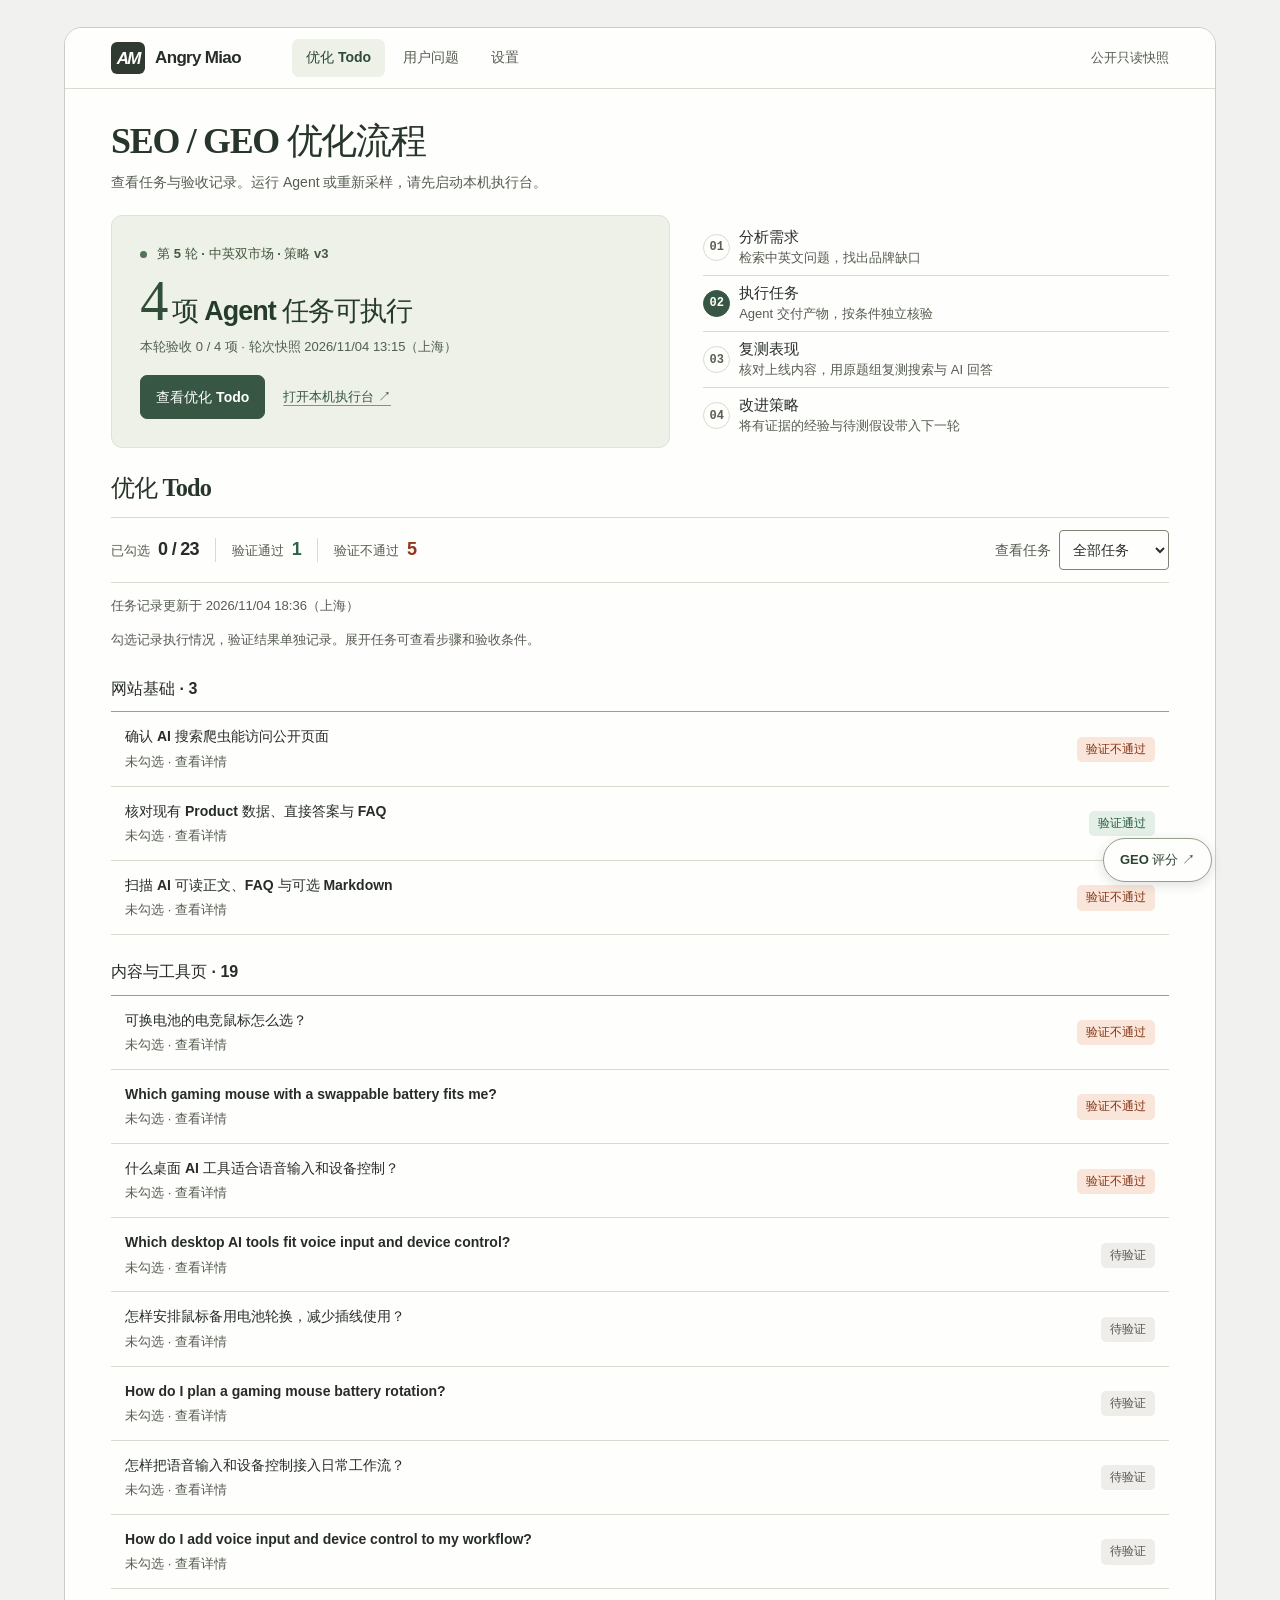
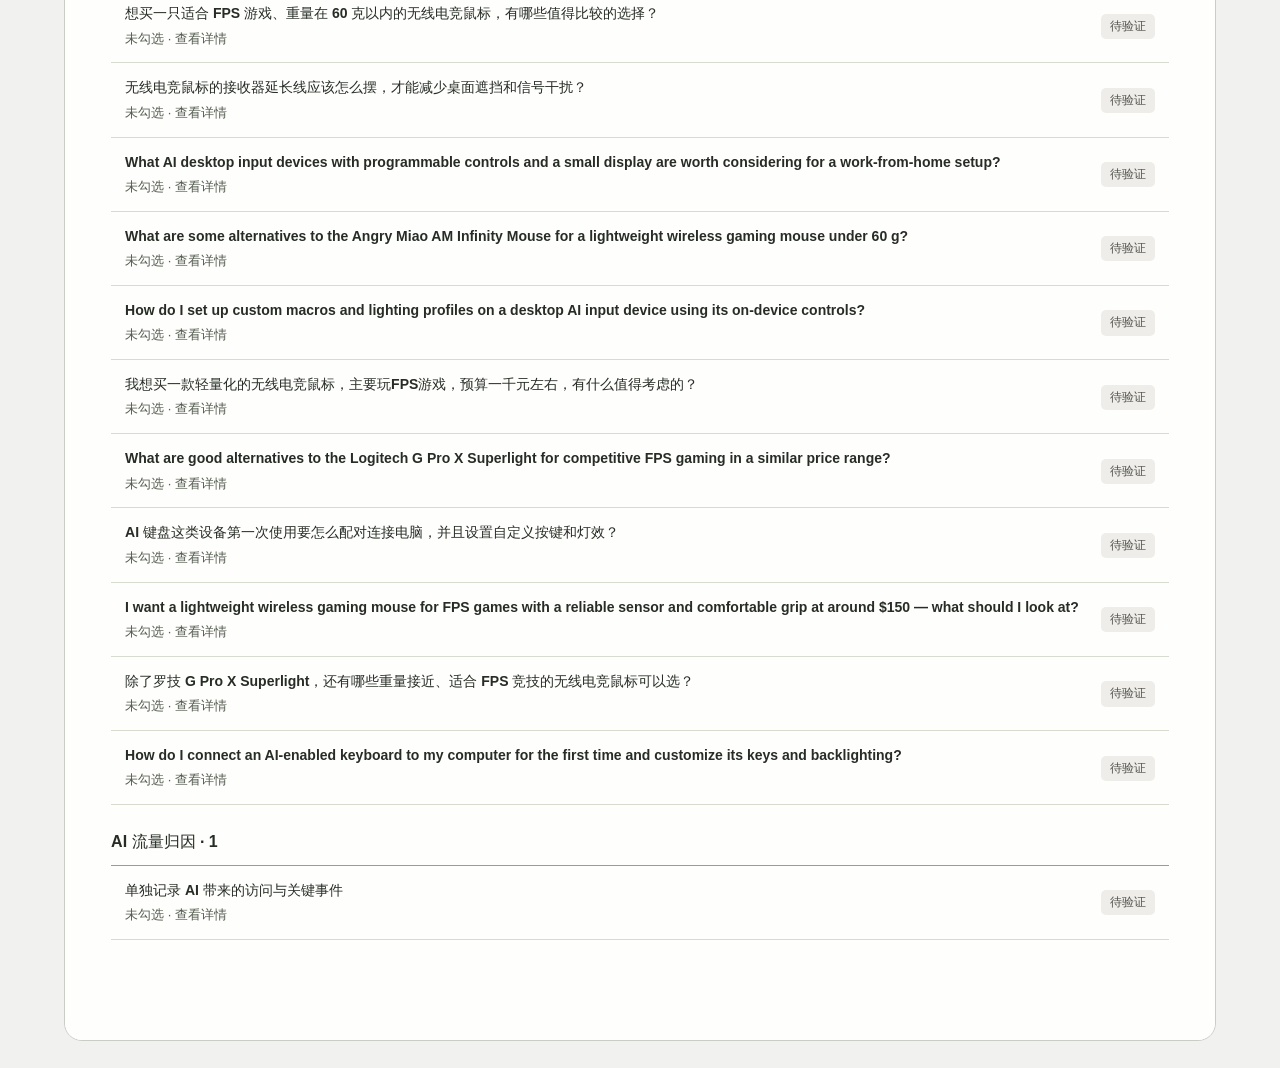
<file: index.html>
<!doctype html>
<html lang="zh-CN">
<head>
  <meta charset="utf-8">
  <meta name="viewport" content="width=device-width, initial-scale=1">
  <meta name="color-scheme" content="light">
  <meta name="description" content="Angry Miao SEO/GEO 公开工作台：查看优化任务、中文与英文用户问题、历史 AI 品牌命中评分。">
  <title>AM SEO / GEO 公开工作台 · Angry Miao</title>
  <link rel="stylesheet" href="./styles.css">
  <link rel="stylesheet" href="./pages.css">
  <script src="./pages.js" defer></script>
</head>
<body>
  <a class="skip-workspace" href="#workspace-main">跳到工作区</a>
  <div class="workbench-frame">
  <header class="workspace-header">
    <div class="workspace-nav">
      <a class="workspace-brand" href="#todo" aria-label="Angry Miao 工作台首页"><span class="workspace-monogram" aria-hidden="true">AM</span><span>Angry Miao</span></a>
      <nav aria-label="主导航">
        <a class="nav-link active" href="#todo" aria-current="page">优化 Todo</a>
        <a class="nav-link" href="#questions">用户问题</a>
        <a class="nav-link" href="#settings">设置</a>
      </nav>
      <span class="workspace-connection snapshot-label">公开只读快照</span>
    </div>
  </header>
  <div class="main-shell"><main id="workspace-main" tabindex="-1">
    <noscript><p class="notice">请启用 JavaScript 查看任务快照，或<a href="https://github.com/khonsou/AMGEO">打开项目仓库</a>。</p></noscript>
    <div id="load-error" class="notice error" role="alert" hidden>
      <strong>公开快照暂时无法读取。</strong> <button type="button" id="reload-data" class="button secondary">重新加载</button>
    </div>
    <section id="todo" data-view="todo" aria-labelledby="guide-heading">
      <section class="cycle-guide" aria-labelledby="guide-heading">
        <header class="guide-heading"><h1 id="guide-heading">SEO / GEO 优化流程</h1></header>
        <p class="guide-start">查看任务与验收记录。运行 Agent 或重新采样，请先启动本机执行台。</p>
        <div class="guide-workspace">
          <div class="guide-current">
            <div role="status">
              <p id="guide-round" class="guide-meta">中英双市场 · 任务快照</p>
              <h2 id="guide-status">正在读取任务…</h2>
              <p id="guide-progress" class="guide-progress"></p>
            </div>
            <div class="guide-actions">
              <button type="button" id="review-tasks" class="button primary" disabled>查看优化 Todo</button>
              <a href="http://127.0.0.1:8787/#todo" rel="noreferrer">打开本机执行台 ↗</a>
            </div>
          </div>
          <ol id="guide-steps" aria-label="每轮工作流程">
            <li><strong>分析需求</strong><span>检索中英文问题，找出品牌缺口</span></li>
            <li><strong>执行任务</strong><span>Agent 交付产物，按条件独立核验</span></li>
            <li><strong>复测表现</strong><span>核对上线内容，用原题组复测搜索与 AI 回答</span></li>
            <li><strong>改进策略</strong><span>将有证据的经验与待测假设带入下一轮</span></li>
          </ol>
        </div>
      </section>
      <section id="task-board" aria-labelledby="tasks-heading">
        <h2 id="tasks-heading" class="todo-heading">优化 Todo</h2>
        <div class="todo-controls">
          <div id="task-counts" class="todo-progress" aria-label="任务统计"></div>
          <label class="public-filter">查看任务
            <select id="task-filter"><option value="all">全部任务</option><option value="failed">验证不通过</option><option value="passed">验证通过</option><option value="not_checked">待验证</option><option value="done">已勾选</option><option value="pending">未勾选</option></select>
          </label>
        </div>
        <p id="todo-record-date" class="snapshot-meta"></p>
        <p class="todo-explanation">勾选记录执行情况，验证结果单独记录。展开任务可查看步骤和验收条件。</p>
        <div id="task-list"></div>
      </section>
    </section>
    <section id="questions" data-view="questions" aria-labelledby="questions-heading" hidden>
      <div class="page-heading"><div><h1 id="questions-heading">用户问题</h1><p class="lede">按产品选购、替代方案、操作和具体事实整理的中英文种子问题。</p></div></div>
      <div class="public-toolbar">
        <label class="public-filter">语言<select id="question-locale"><option value="all">中英全部</option><option value="zh-CN">中文</option><option value="en-US">English</option></select></label>
        <label class="public-filter">问题类型<select id="question-intent"><option value="all">全部类型</option></select></label>
      </div>
      <p id="question-count" class="snapshot-meta" role="status"></p>
      <ul id="question-list" class="public-questions"></ul>
    </section>
    <section id="settings" data-view="settings" aria-labelledby="settings-heading" hidden>
      <div class="page-heading"><div><h1 id="settings-heading">设置与来源</h1></div></div>
      <details class="settings-section" open><summary>工作台与数据</summary>
        <div class="public-settings-body"><p>公开工作台展示仓库发布的任务、种子问题与历史 API 测试摘要。更新来自项目发布。</p>
          <p><a href="https://github.com/khonsou/AMGEO">项目源码与使用说明 ↗</a></p>
        </div>
      </details>
      <details class="settings-section"><summary>启动执行与采样</summary>
        <div class="public-settings-body"><p>先在自己的设备启动 AM SEO 服务，再打开本机工作台，运行 Agent、设置 API 连接或提交验收记录。</p>
          <p><a href="http://127.0.0.1:8787/#todo" rel="noreferrer">打开本机执行台 ↗</a></p>
        </div>
      </details>
    </section>
  </main></div>
  </div>
  <aside id="geo-score-widget" class="geo-score-widget" aria-label="GEO 评分浮窗">
    <button id="score-float-toggle" class="score-float-toggle" type="button" aria-expanded="false" aria-controls="score-float-panel">GEO 评分 ↗</button>
    <section id="score-float-panel" class="score-float-panel" aria-labelledby="score-title" hidden>
      <div class="float-heading"><h2 id="score-title">GEO 评分</h2><button id="score-float-close" type="button" class="icon-button" aria-label="收起评分">×</button></div>
      <p id="score-source-summary" class="snapshot-meta"></p>
      <div id="score-groups" class="focus-score-grid"></div>
      <p class="focus-scope">未联网 API 的品牌或产品命中率。分母是已完成题数，空回答计入；错误和未运行题单列。</p>
    </section>
  </aside>
</body>
</html>
</file>
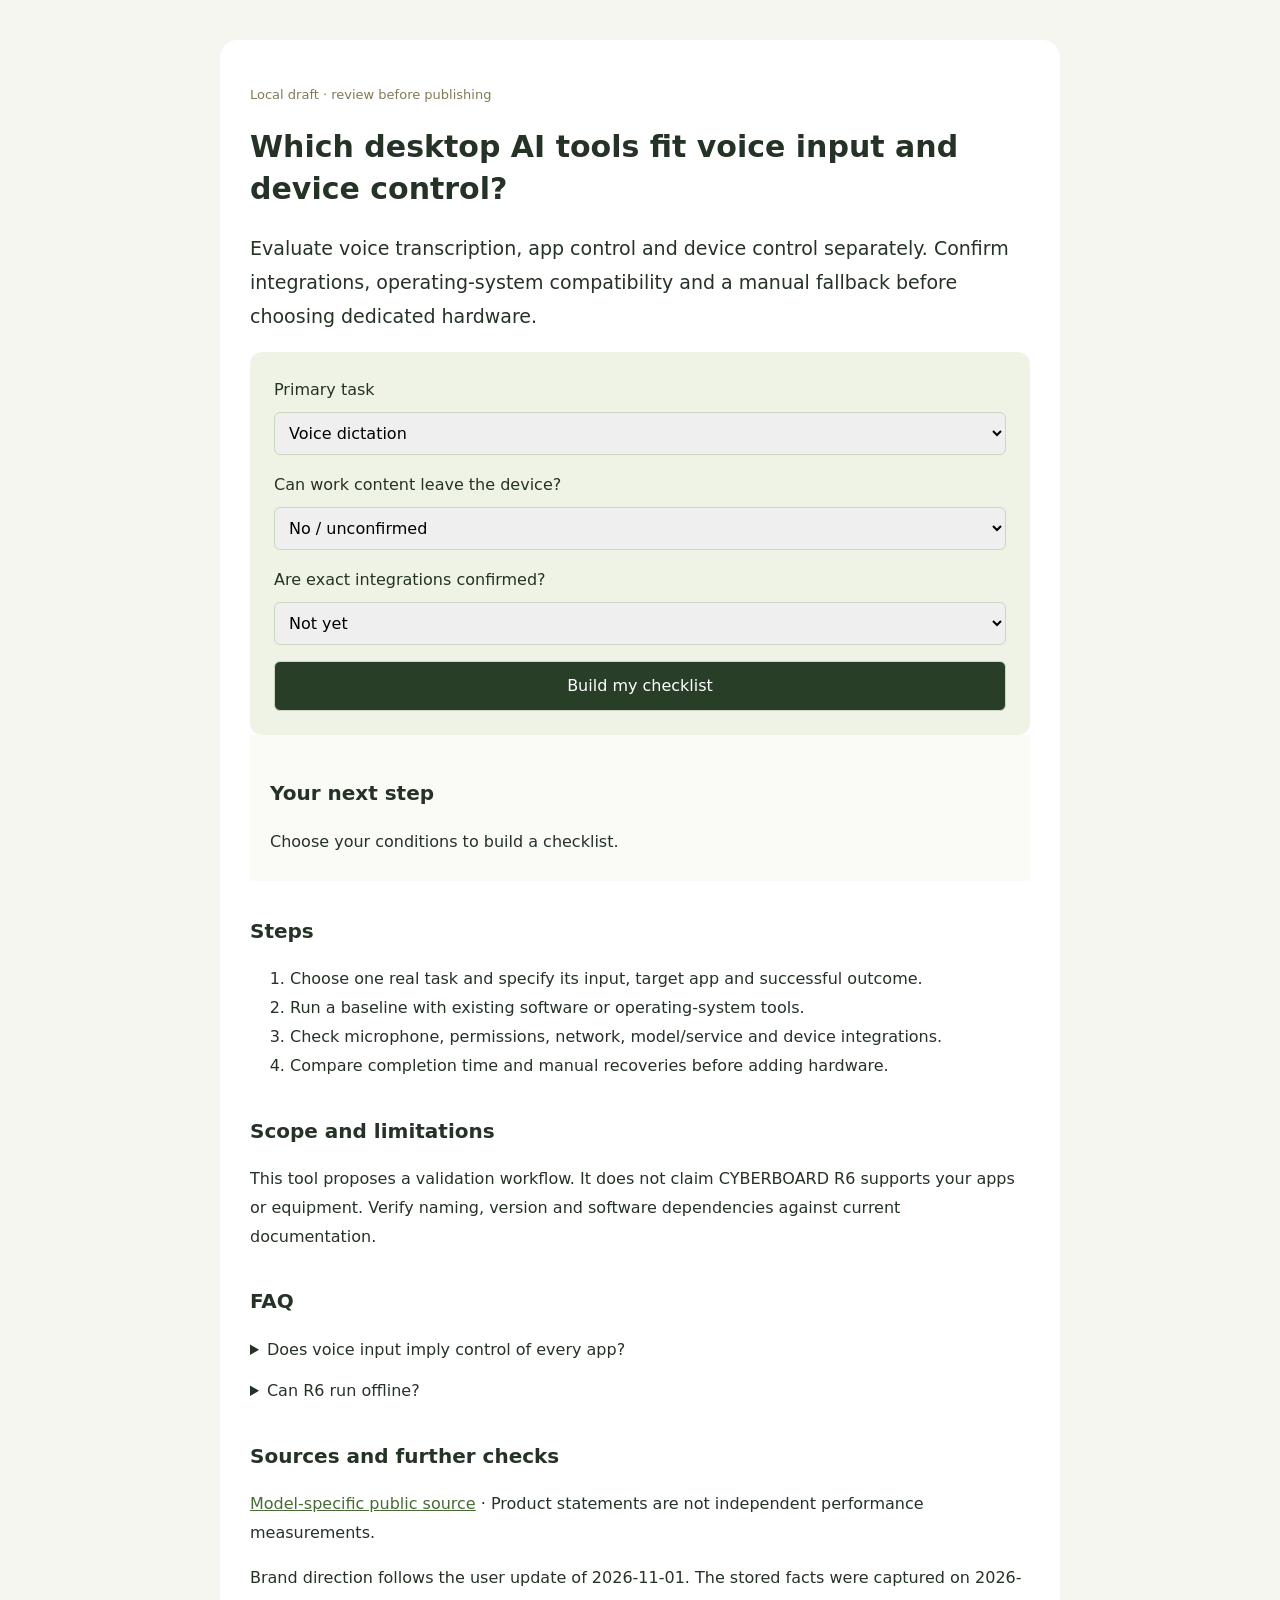
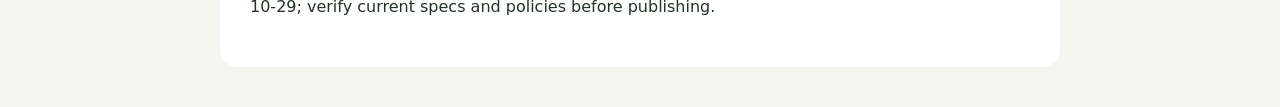
<file: outputs/geo-workspace/artifacts/page-find-ai_device-en/index.html>
<!doctype html><html lang="en-US"><head><meta charset="utf-8"><meta name="viewport" content="width=device-width,initial-scale=1"><meta name="robots" content="noindex"><title>Which desktop AI tools fit voice input and device control? · Angry Miao</title><meta name="description" content="Evaluate voice transcription, app control and device control separately. Confirm integrations, operating-system compatibility and a manual fallback before choosing dedicated hardware."><link rel="canonical" href="https://store.angrymiao.com/en/tools/ai-workflow-fit/"><link rel="stylesheet" href="./page.css"><script src="./tool.js" defer></script></head><body><main>
<p class="draft">Local draft · review before publishing</p><h1>Which desktop AI tools fit voice input and device control?</h1><p class="answer">Evaluate voice transcription, app control and device control separately. Confirm integrations, operating-system compatibility and a manual fallback before choosing dedicated hardware.</p>
<form id="tool" data-intent="find" data-product="ai_device" data-locale="en-US"><label>Primary task<select name="need"><option value="dictation">Voice dictation</option><option value="apps">App control</option><option value="devices">Device control</option></select></label><label>Can work content leave the device?<select name="cloud"><option value="no">No / unconfirmed</option><option value="yes">Approved</option></select></label><label>Are exact integrations confirmed?<select name="integration"><option value="no">Not yet</option><option value="yes">Verified in practice</option></select></label><button type="submit">Build my checklist</button></form><section id="result" aria-live="polite"><h2>Your next step</h2><p>Choose your conditions to build a checklist.</p></section>
<h2>Steps</h2><ol><li>Choose one real task and specify its input, target app and successful outcome.</li><li>Run a baseline with existing software or operating-system tools.</li><li>Check microphone, permissions, network, model/service and device integrations.</li><li>Compare completion time and manual recoveries before adding hardware.</li></ol>
<h2>Scope and limitations</h2><p>This tool proposes a validation workflow. It does not claim CYBERBOARD R6 supports your apps or equipment. Verify naming, version and software dependencies against current documentation.</p>
<h2>FAQ</h2><details><summary>Does voice input imply control of every app?</summary><p>No. Transcription, command execution and app integrations are separate capabilities.</p></details><details><summary>Can R6 run offline?</summary><p>Verify the function, software and model version. This page has no verified offline-operation claim.</p></details>
<h2>Sources and further checks</h2><p><a href="https://store.angrymiao.com/pages/cyberboard-ai-kickstarter-coming-soon">Model-specific public source</a> · Product statements are not independent performance measurements.</p>
<p>Brand direction follows the user update of 2026-11-01. The stored facts were captured on 2026-10-29; verify current specs and policies before publishing.</p>
<script type="application/ld+json">{"@context": "https://schema.org", "@type": "WebPage", "name": "Which desktop AI tools fit voice input and device control?", "url": "https://store.angrymiao.com/en/tools/ai-workflow-fit/", "inLanguage": "en-US", "description": "Evaluate voice transcription, app control and device control separately. Confirm integrations, operating-system compatibility and a manual fallback before choosing dedicated hardware.", "mainEntity": {"@type": "WebApplication", "name": "AI workflow fit checker", "applicationCategory": "UtilitiesApplication", "operatingSystem": "Web browser", "description": "Evaluate voice transcription, app control and device control separately. Confirm integrations, operating-system compatibility and a manual fallback before choosing dedicated hardware."}}</script></main></body></html>
</file>
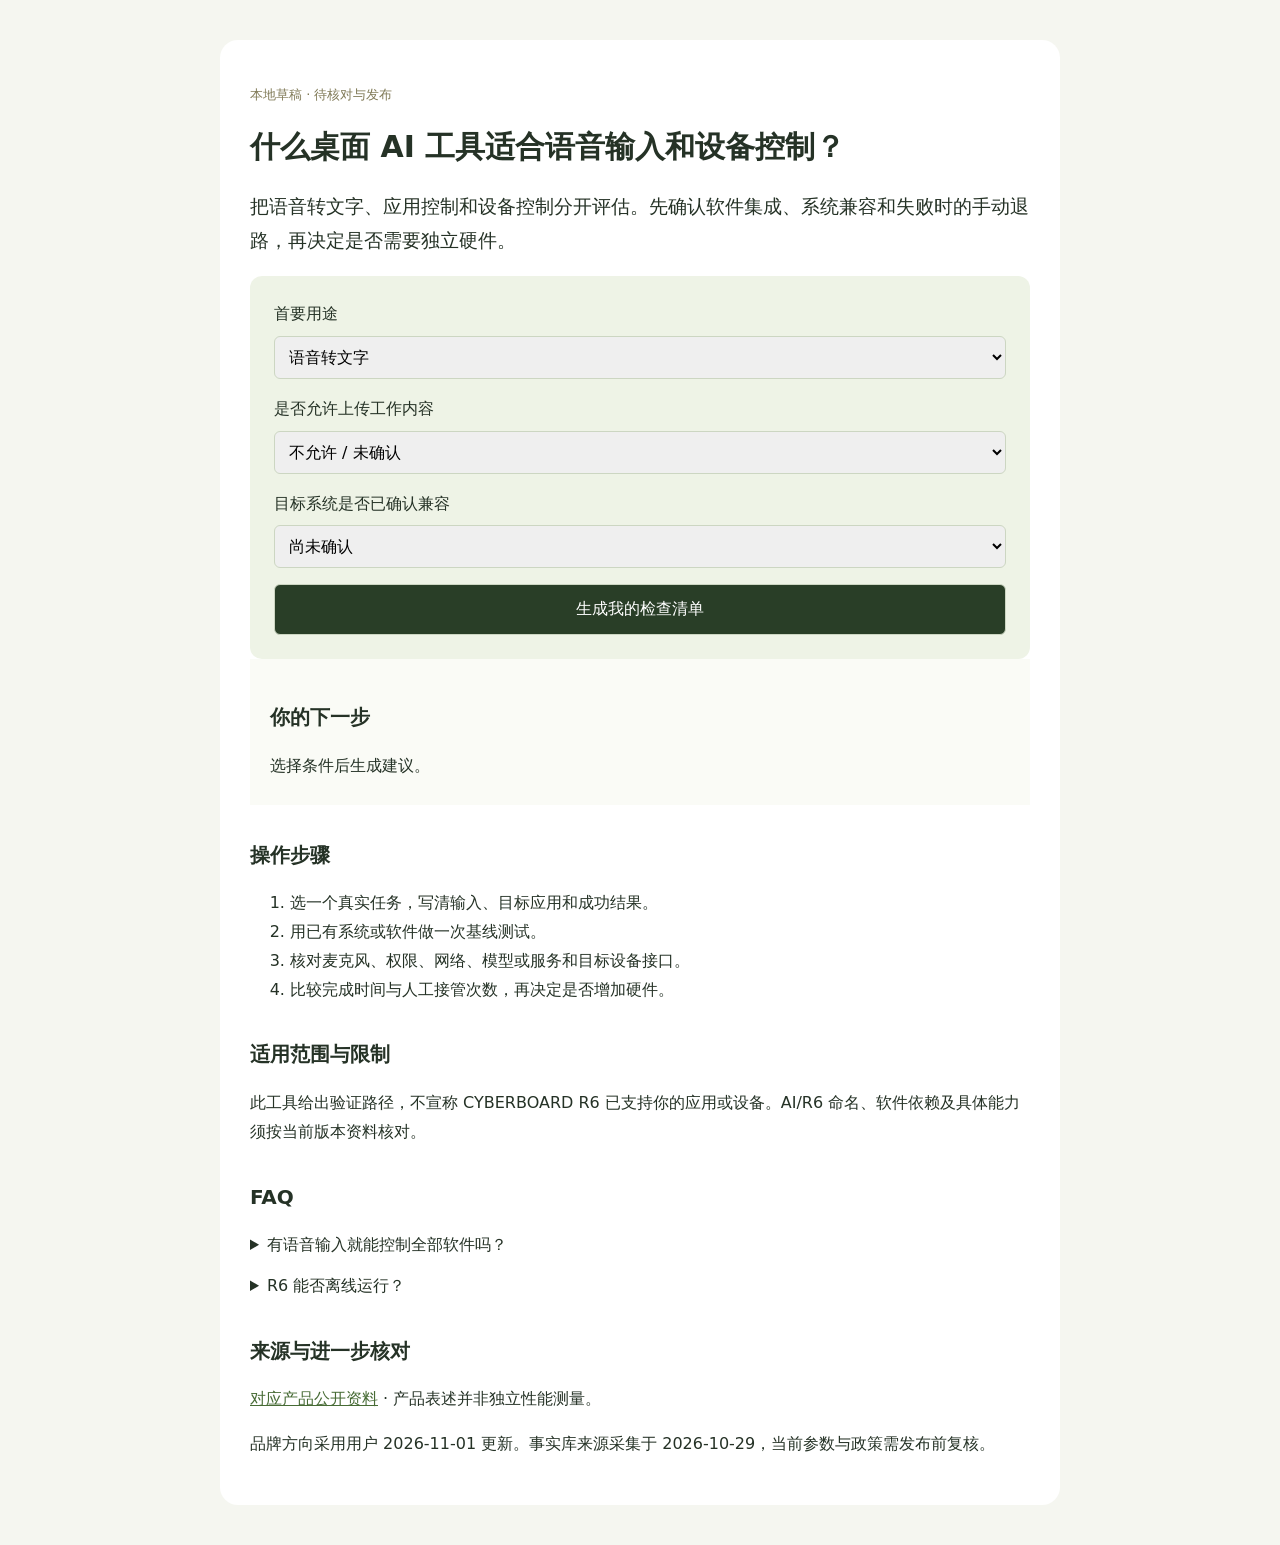
<file: outputs/geo-workspace/artifacts/page-find-ai_device-zh/index.html>
<!doctype html><html lang="zh-CN"><head><meta charset="utf-8"><meta name="viewport" content="width=device-width,initial-scale=1"><meta name="robots" content="noindex"><title>什么桌面 AI 工具适合语音输入和设备控制？ · Angry Miao</title><meta name="description" content="把语音转文字、应用控制和设备控制分开评估。先确认软件集成、系统兼容和失败时的手动退路，再决定是否需要独立硬件。"><link rel="canonical" href="https://store.angrymiao.com/zh/tools/ai-workflow-fit/"><link rel="stylesheet" href="./page.css"><script src="./tool.js" defer></script></head><body><main>
<p class="draft">本地草稿 · 待核对与发布</p><h1>什么桌面 AI 工具适合语音输入和设备控制？</h1><p class="answer">把语音转文字、应用控制和设备控制分开评估。先确认软件集成、系统兼容和失败时的手动退路，再决定是否需要独立硬件。</p>
<form id="tool" data-intent="find" data-product="ai_device" data-locale="zh-CN"><label>首要用途<select name="need"><option value="dictation">语音转文字</option><option value="apps">控制应用</option><option value="devices">控制设备</option></select></label><label>是否允许上传工作内容<select name="cloud"><option value="no">不允许 / 未确认</option><option value="yes">已确认允许</option></select></label><label>目标系统是否已确认兼容<select name="integration"><option value="no">尚未确认</option><option value="yes">已实际验证</option></select></label><button type="submit">生成我的检查清单</button></form><section id="result" aria-live="polite"><h2>你的下一步</h2><p>选择条件后生成建议。</p></section>
<h2>操作步骤</h2><ol><li>选一个真实任务，写清输入、目标应用和成功结果。</li><li>用已有系统或软件做一次基线测试。</li><li>核对麦克风、权限、网络、模型或服务和目标设备接口。</li><li>比较完成时间与人工接管次数，再决定是否增加硬件。</li></ol>
<h2>适用范围与限制</h2><p>此工具给出验证路径，不宣称 CYBERBOARD R6 已支持你的应用或设备。AI/R6 命名、软件依赖及具体能力须按当前版本资料核对。</p>
<h2>FAQ</h2><details><summary>有语音输入就能控制全部软件吗？</summary><p>不能。转写、命令执行与具体应用集成是不同能力。</p></details><details><summary>R6 能否离线运行？</summary><p>需确认具体功能、软件和型号版本；本页没有可验证的离线承诺。</p></details>
<h2>来源与进一步核对</h2><p><a href="https://store.angrymiao.com/pages/cyberboard-ai-kickstarter-coming-soon">对应产品公开资料</a> · 产品表述并非独立性能测量。</p>
<p>品牌方向采用用户 2026-11-01 更新。事实库来源采集于 2026-10-29，当前参数与政策需发布前复核。</p>
<script type="application/ld+json">{"@context": "https://schema.org", "@type": "WebPage", "name": "什么桌面 AI 工具适合语音输入和设备控制？", "url": "https://store.angrymiao.com/zh/tools/ai-workflow-fit/", "inLanguage": "zh-CN", "description": "把语音转文字、应用控制和设备控制分开评估。先确认软件集成、系统兼容和失败时的手动退路，再决定是否需要独立硬件。", "mainEntity": {"@type": "WebApplication", "name": "AI 工作流适配器", "applicationCategory": "UtilitiesApplication", "operatingSystem": "Web browser", "description": "把语音转文字、应用控制和设备控制分开评估。先确认软件集成、系统兼容和失败时的手动退路，再决定是否需要独立硬件。"}}</script></main></body></html>
</file>
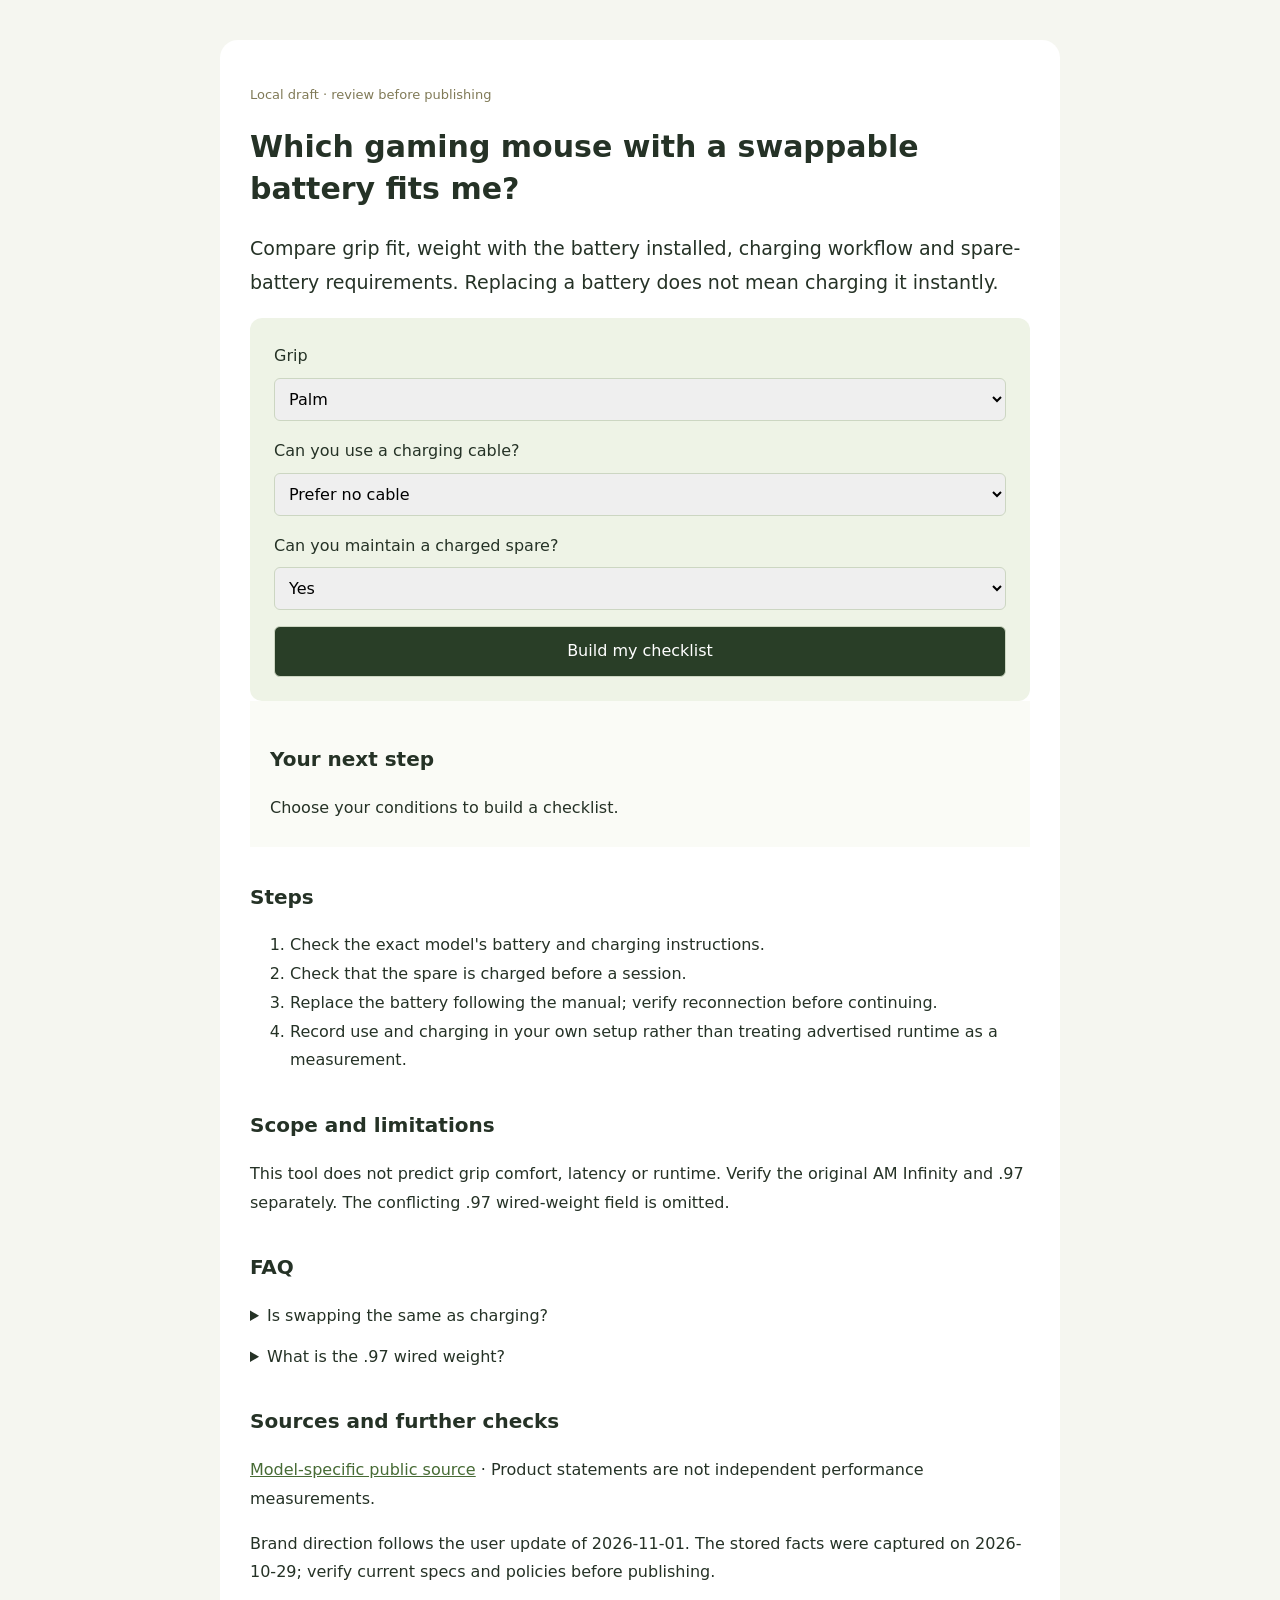
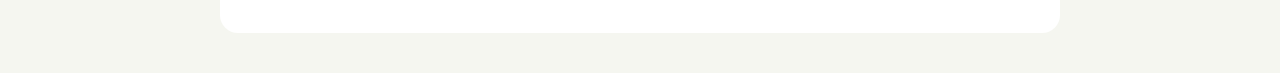
<file: outputs/geo-workspace/artifacts/page-find-mouse-en/index.html>
<!doctype html><html lang="en-US"><head><meta charset="utf-8"><meta name="viewport" content="width=device-width,initial-scale=1"><meta name="robots" content="noindex"><title>Which gaming mouse with a swappable battery fits me? · Angry Miao</title><meta name="description" content="Compare grip fit, weight with the battery installed, charging workflow and spare-battery requirements. Replacing a battery does not mean charging it instantly."><link rel="canonical" href="https://store.angrymiao.com/en/tools/swap-mouse-selector/"><link rel="stylesheet" href="./page.css"><script src="./tool.js" defer></script></head><body><main>
<p class="draft">Local draft · review before publishing</p><h1>Which gaming mouse with a swappable battery fits me?</h1><p class="answer">Compare grip fit, weight with the battery installed, charging workflow and spare-battery requirements. Replacing a battery does not mean charging it instantly.</p>
<form id="tool" data-intent="find" data-product="mouse" data-locale="en-US"><label>Grip<select name="grip"><option value="palm">Palm</option><option value="claw">Claw</option><option value="tip">Fingertip</option></select></label><label>Can you use a charging cable?<select name="cable"><option value="avoid">Prefer no cable</option><option value="ok">Cable is fine</option></select></label><label>Can you maintain a charged spare?<select name="spare"><option value="yes">Yes</option><option value="no">Not conveniently</option></select></label><button type="submit">Build my checklist</button></form><section id="result" aria-live="polite"><h2>Your next step</h2><p>Choose your conditions to build a checklist.</p></section>
<h2>Steps</h2><ol><li>Check the exact model&#x27;s battery and charging instructions.</li><li>Check that the spare is charged before a session.</li><li>Replace the battery following the manual; verify reconnection before continuing.</li><li>Record use and charging in your own setup rather than treating advertised runtime as a measurement.</li></ol>
<h2>Scope and limitations</h2><p>This tool does not predict grip comfort, latency or runtime. Verify the original AM Infinity and .97 separately. The conflicting .97 wired-weight field is omitted.</p>
<h2>FAQ</h2><details><summary>Is swapping the same as charging?</summary><p>No. A swap uses an already charged spare; the other battery still needs charging.</p></details><details><summary>What is the .97 wired weight?</summary><p>The stored sources conflict. A model-specific correction or measurement is needed.</p></details>
<h2>Sources and further checks</h2><p><a href="https://store.angrymiao.com/products/am-infinity-97-wireless-gaming-mouse">Model-specific public source</a> · Product statements are not independent performance measurements.</p>
<p>Brand direction follows the user update of 2026-11-01. The stored facts were captured on 2026-10-29; verify current specs and policies before publishing.</p>
<script type="application/ld+json">{"@context": "https://schema.org", "@type": "WebPage", "name": "Which gaming mouse with a swappable battery fits me?", "url": "https://store.angrymiao.com/en/tools/swap-mouse-selector/", "inLanguage": "en-US", "description": "Compare grip fit, weight with the battery installed, charging workflow and spare-battery requirements. Replacing a battery does not mean charging it instantly.", "mainEntity": {"@type": "WebApplication", "name": "Mouse selector", "applicationCategory": "UtilitiesApplication", "operatingSystem": "Web browser", "description": "Compare grip fit, weight with the battery installed, charging workflow and spare-battery requirements. Replacing a battery does not mean charging it instantly."}}</script></main></body></html>
</file>
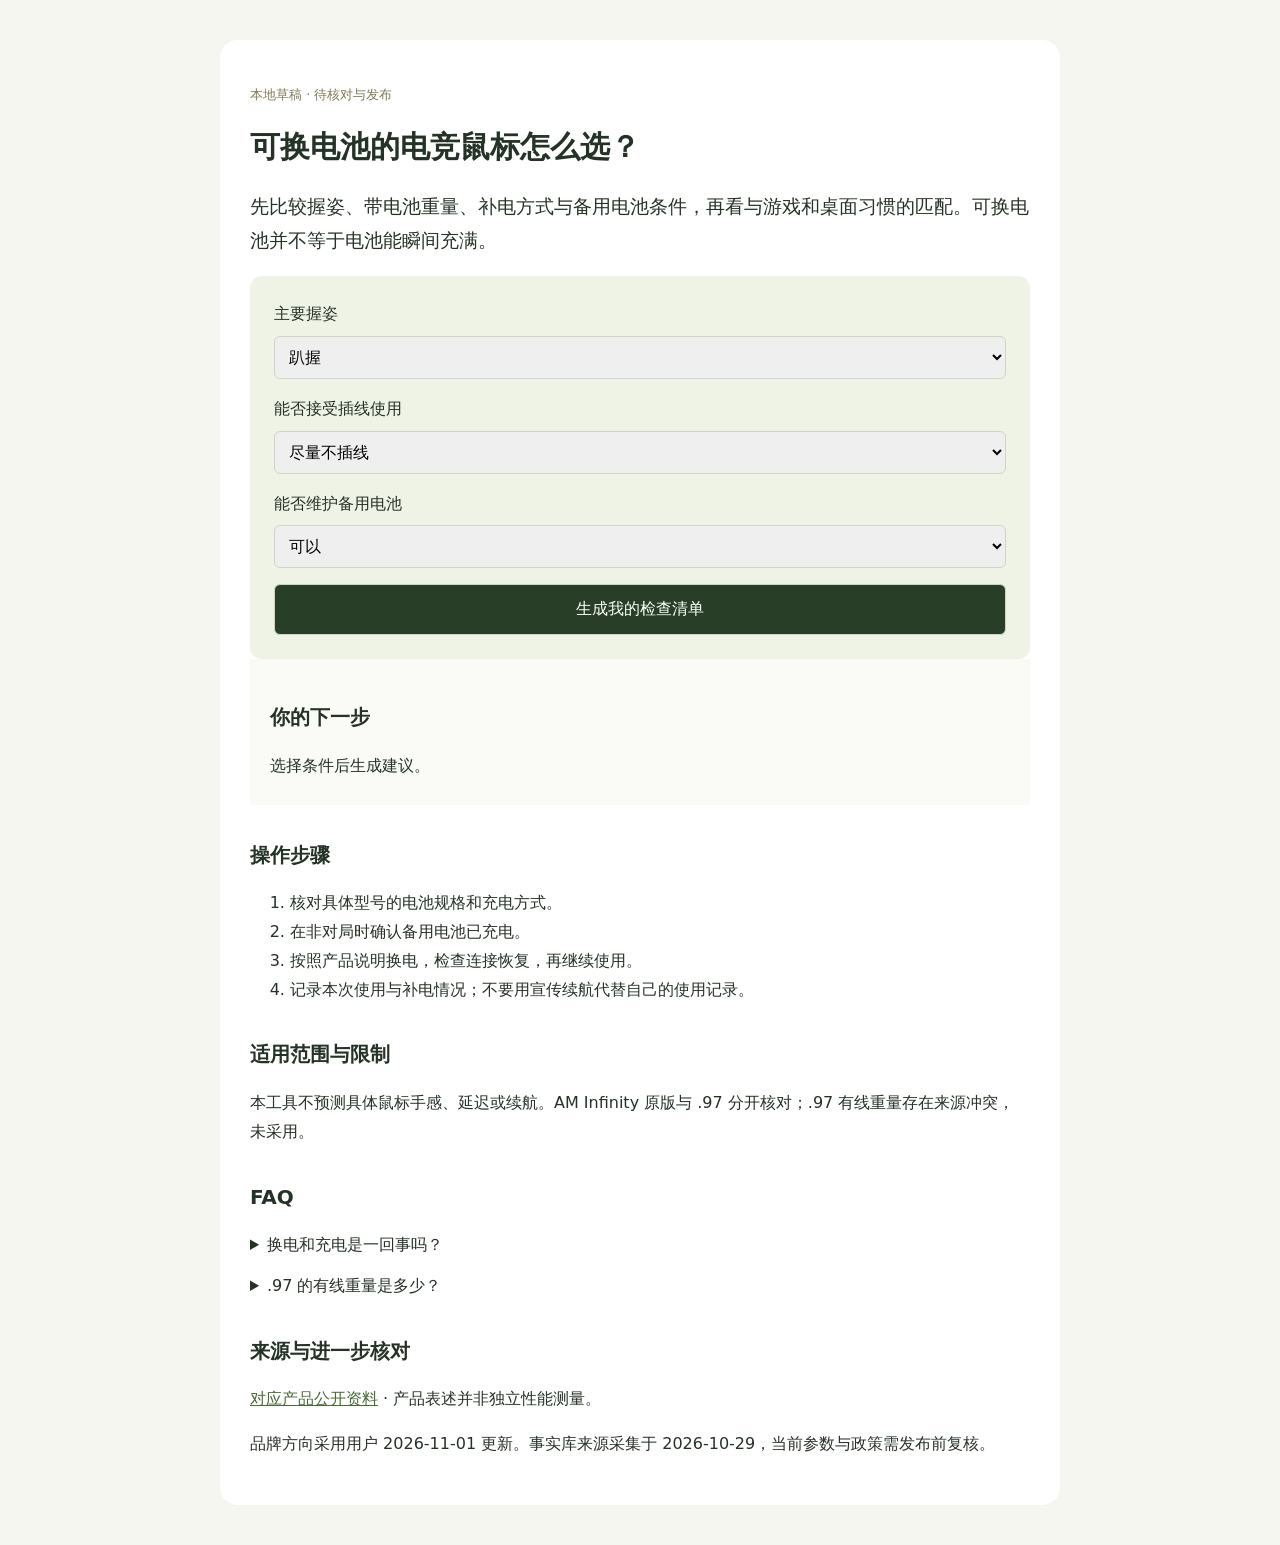
<file: outputs/geo-workspace/artifacts/page-find-mouse-zh/index.html>
<!doctype html><html lang="zh-CN"><head><meta charset="utf-8"><meta name="viewport" content="width=device-width,initial-scale=1"><meta name="robots" content="noindex"><title>可换电池的电竞鼠标怎么选？ · Angry Miao</title><meta name="description" content="先比较握姿、带电池重量、补电方式与备用电池条件，再看与游戏和桌面习惯的匹配。可换电池并不等于电池能瞬间充满。"><link rel="canonical" href="https://store.angrymiao.com/zh/tools/swap-mouse-selector/"><link rel="stylesheet" href="./page.css"><script src="./tool.js" defer></script></head><body><main>
<p class="draft">本地草稿 · 待核对与发布</p><h1>可换电池的电竞鼠标怎么选？</h1><p class="answer">先比较握姿、带电池重量、补电方式与备用电池条件，再看与游戏和桌面习惯的匹配。可换电池并不等于电池能瞬间充满。</p>
<form id="tool" data-intent="find" data-product="mouse" data-locale="zh-CN"><label>主要握姿<select name="grip"><option value="palm">趴握</option><option value="claw">抓握</option><option value="tip">指握</option></select></label><label>能否接受插线使用<select name="cable"><option value="avoid">尽量不插线</option><option value="ok">可以接受</option></select></label><label>能否维护备用电池<select name="spare"><option value="yes">可以</option><option value="no">不方便</option></select></label><button type="submit">生成我的检查清单</button></form><section id="result" aria-live="polite"><h2>你的下一步</h2><p>选择条件后生成建议。</p></section>
<h2>操作步骤</h2><ol><li>核对具体型号的电池规格和充电方式。</li><li>在非对局时确认备用电池已充电。</li><li>按照产品说明换电，检查连接恢复，再继续使用。</li><li>记录本次使用与补电情况；不要用宣传续航代替自己的使用记录。</li></ol>
<h2>适用范围与限制</h2><p>本工具不预测具体鼠标手感、延迟或续航。AM Infinity 原版与 .97 分开核对；.97 有线重量存在来源冲突，未采用。</p>
<h2>FAQ</h2><details><summary>换电和充电是一回事吗？</summary><p>不是。换电使用已充电的备用电池，另一块仍需正常充电。</p></details><details><summary>.97 的有线重量是多少？</summary><p>现有记录存在冲突，等待对应型号的权威更正或测量。</p></details>
<h2>来源与进一步核对</h2><p><a href="https://store.angrymiao.com/products/am-infinity-97-wireless-gaming-mouse">对应产品公开资料</a> · 产品表述并非独立性能测量。</p>
<p>品牌方向采用用户 2026-11-01 更新。事实库来源采集于 2026-10-29，当前参数与政策需发布前复核。</p>
<script type="application/ld+json">{"@context": "https://schema.org", "@type": "WebPage", "name": "可换电池的电竞鼠标怎么选？", "url": "https://store.angrymiao.com/zh/tools/swap-mouse-selector/", "inLanguage": "zh-CN", "description": "先比较握姿、带电池重量、补电方式与备用电池条件，再看与游戏和桌面习惯的匹配。可换电池并不等于电池能瞬间充满。", "mainEntity": {"@type": "WebApplication", "name": "鼠标选择器", "applicationCategory": "UtilitiesApplication", "operatingSystem": "Web browser", "description": "先比较握姿、带电池重量、补电方式与备用电池条件，再看与游戏和桌面习惯的匹配。可换电池并不等于电池能瞬间充满。"}}</script></main></body></html>
</file>
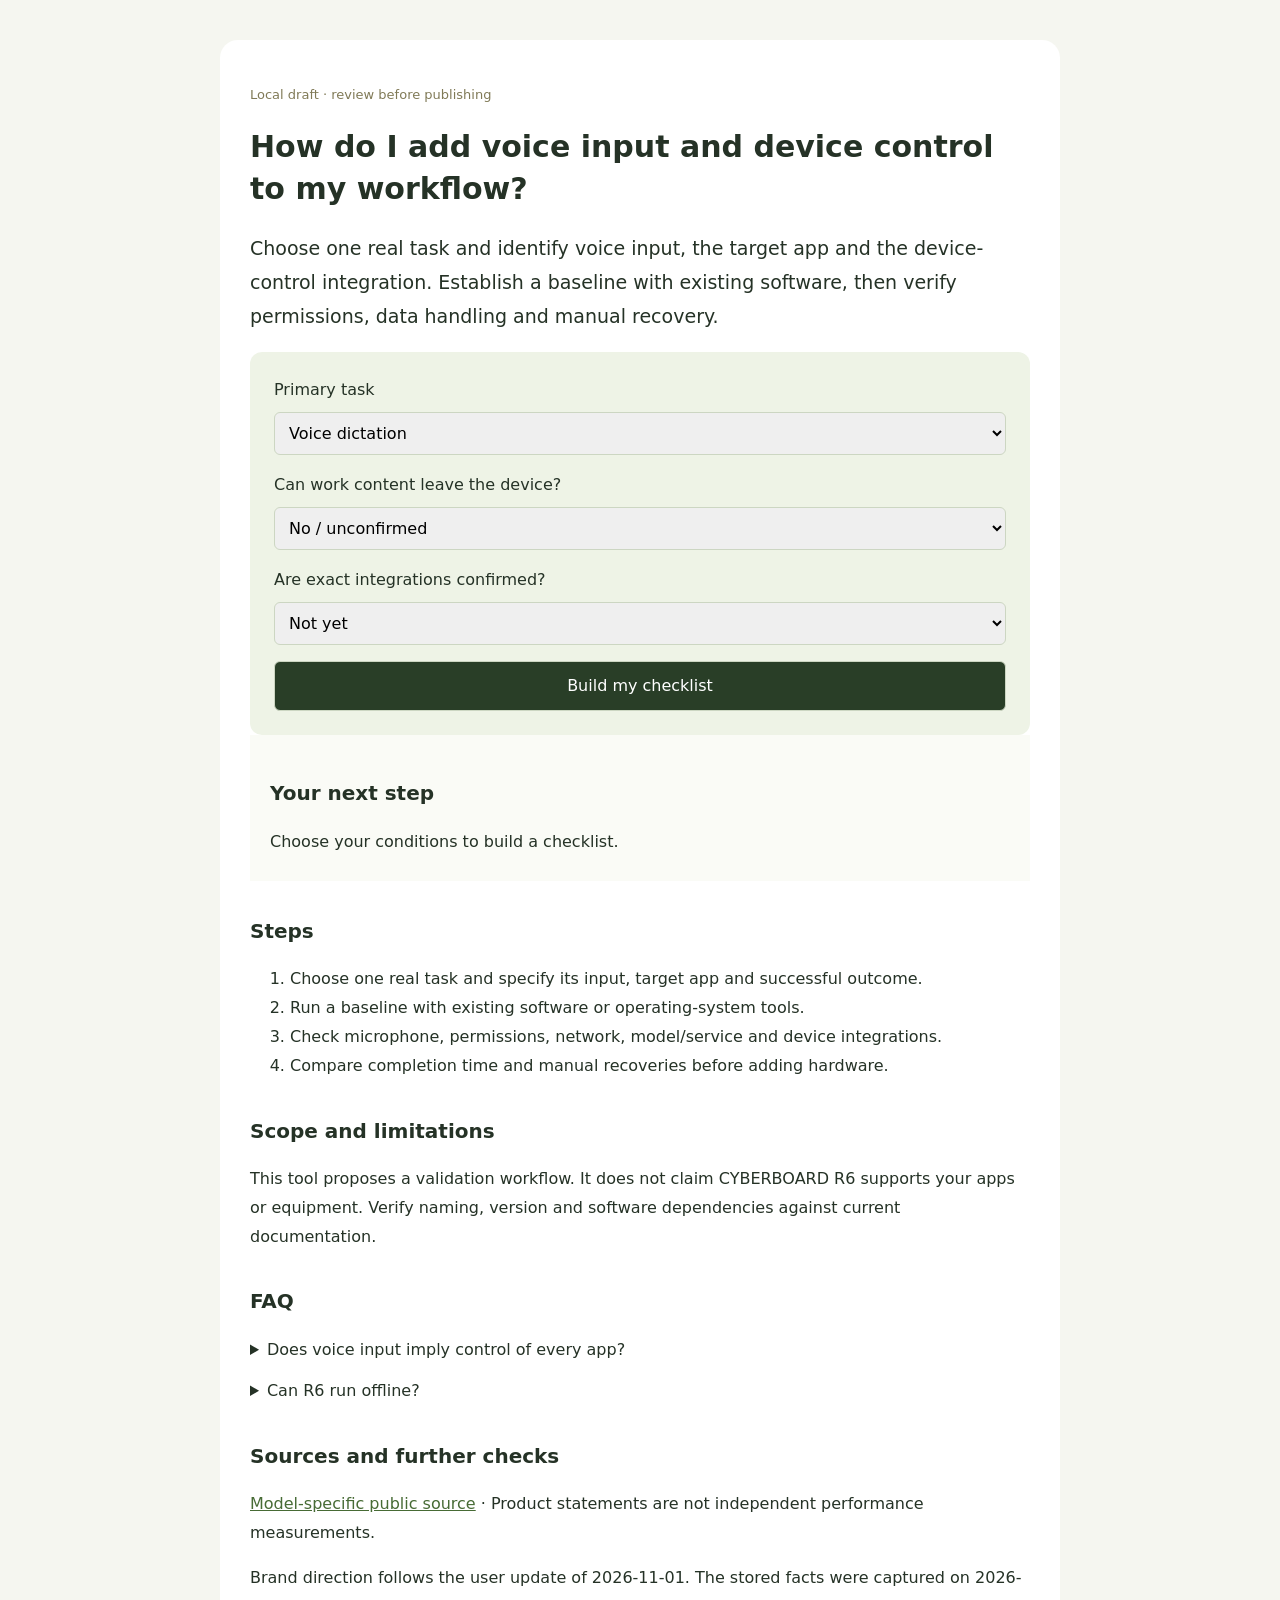
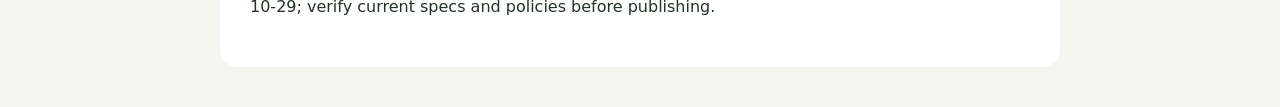
<file: outputs/geo-workspace/artifacts/page-how-ai_device-en/index.html>
<!doctype html><html lang="en-US"><head><meta charset="utf-8"><meta name="viewport" content="width=device-width,initial-scale=1"><meta name="robots" content="noindex"><title>How do I add voice input and device control to my workflow? · Angry Miao</title><meta name="description" content="Choose one real task and identify voice input, the target app and the device-control integration. Establish a baseline with existing software, then verify permissions, data handling and manual recovery."><link rel="canonical" href="https://store.angrymiao.com/en/tools/voice-workflow-checklist/"><link rel="stylesheet" href="./page.css"><script src="./tool.js" defer></script></head><body><main>
<p class="draft">Local draft · review before publishing</p><h1>How do I add voice input and device control to my workflow?</h1><p class="answer">Choose one real task and identify voice input, the target app and the device-control integration. Establish a baseline with existing software, then verify permissions, data handling and manual recovery.</p>
<form id="tool" data-intent="how" data-product="ai_device" data-locale="en-US"><label>Primary task<select name="need"><option value="dictation">Voice dictation</option><option value="apps">App control</option><option value="devices">Device control</option></select></label><label>Can work content leave the device?<select name="cloud"><option value="no">No / unconfirmed</option><option value="yes">Approved</option></select></label><label>Are exact integrations confirmed?<select name="integration"><option value="no">Not yet</option><option value="yes">Verified in practice</option></select></label><button type="submit">Build my checklist</button></form><section id="result" aria-live="polite"><h2>Your next step</h2><p>Choose your conditions to build a checklist.</p></section>
<h2>Steps</h2><ol><li>Choose one real task and specify its input, target app and successful outcome.</li><li>Run a baseline with existing software or operating-system tools.</li><li>Check microphone, permissions, network, model/service and device integrations.</li><li>Compare completion time and manual recoveries before adding hardware.</li></ol>
<h2>Scope and limitations</h2><p>This tool proposes a validation workflow. It does not claim CYBERBOARD R6 supports your apps or equipment. Verify naming, version and software dependencies against current documentation.</p>
<h2>FAQ</h2><details><summary>Does voice input imply control of every app?</summary><p>No. Transcription, command execution and app integrations are separate capabilities.</p></details><details><summary>Can R6 run offline?</summary><p>Verify the function, software and model version. This page has no verified offline-operation claim.</p></details>
<h2>Sources and further checks</h2><p><a href="https://store.angrymiao.com/pages/cyberboard-ai-kickstarter-coming-soon">Model-specific public source</a> · Product statements are not independent performance measurements.</p>
<p>Brand direction follows the user update of 2026-11-01. The stored facts were captured on 2026-10-29; verify current specs and policies before publishing.</p>
<script type="application/ld+json">{"@context": "https://schema.org", "@type": "WebPage", "name": "How do I add voice input and device control to my workflow?", "url": "https://store.angrymiao.com/en/tools/voice-workflow-checklist/", "inLanguage": "en-US", "description": "Choose one real task and identify voice input, the target app and the device-control integration. Establish a baseline with existing software, then verify permissions, data handling and manual recovery.", "mainEntity": {"@type": "WebApplication", "name": "Voice workflow planner", "applicationCategory": "UtilitiesApplication", "operatingSystem": "Web browser", "description": "Choose one real task and identify voice input, the target app and the device-control integration. Establish a baseline with existing software, then verify permissions, data handling and manual recovery."}}</script></main></body></html>
</file>
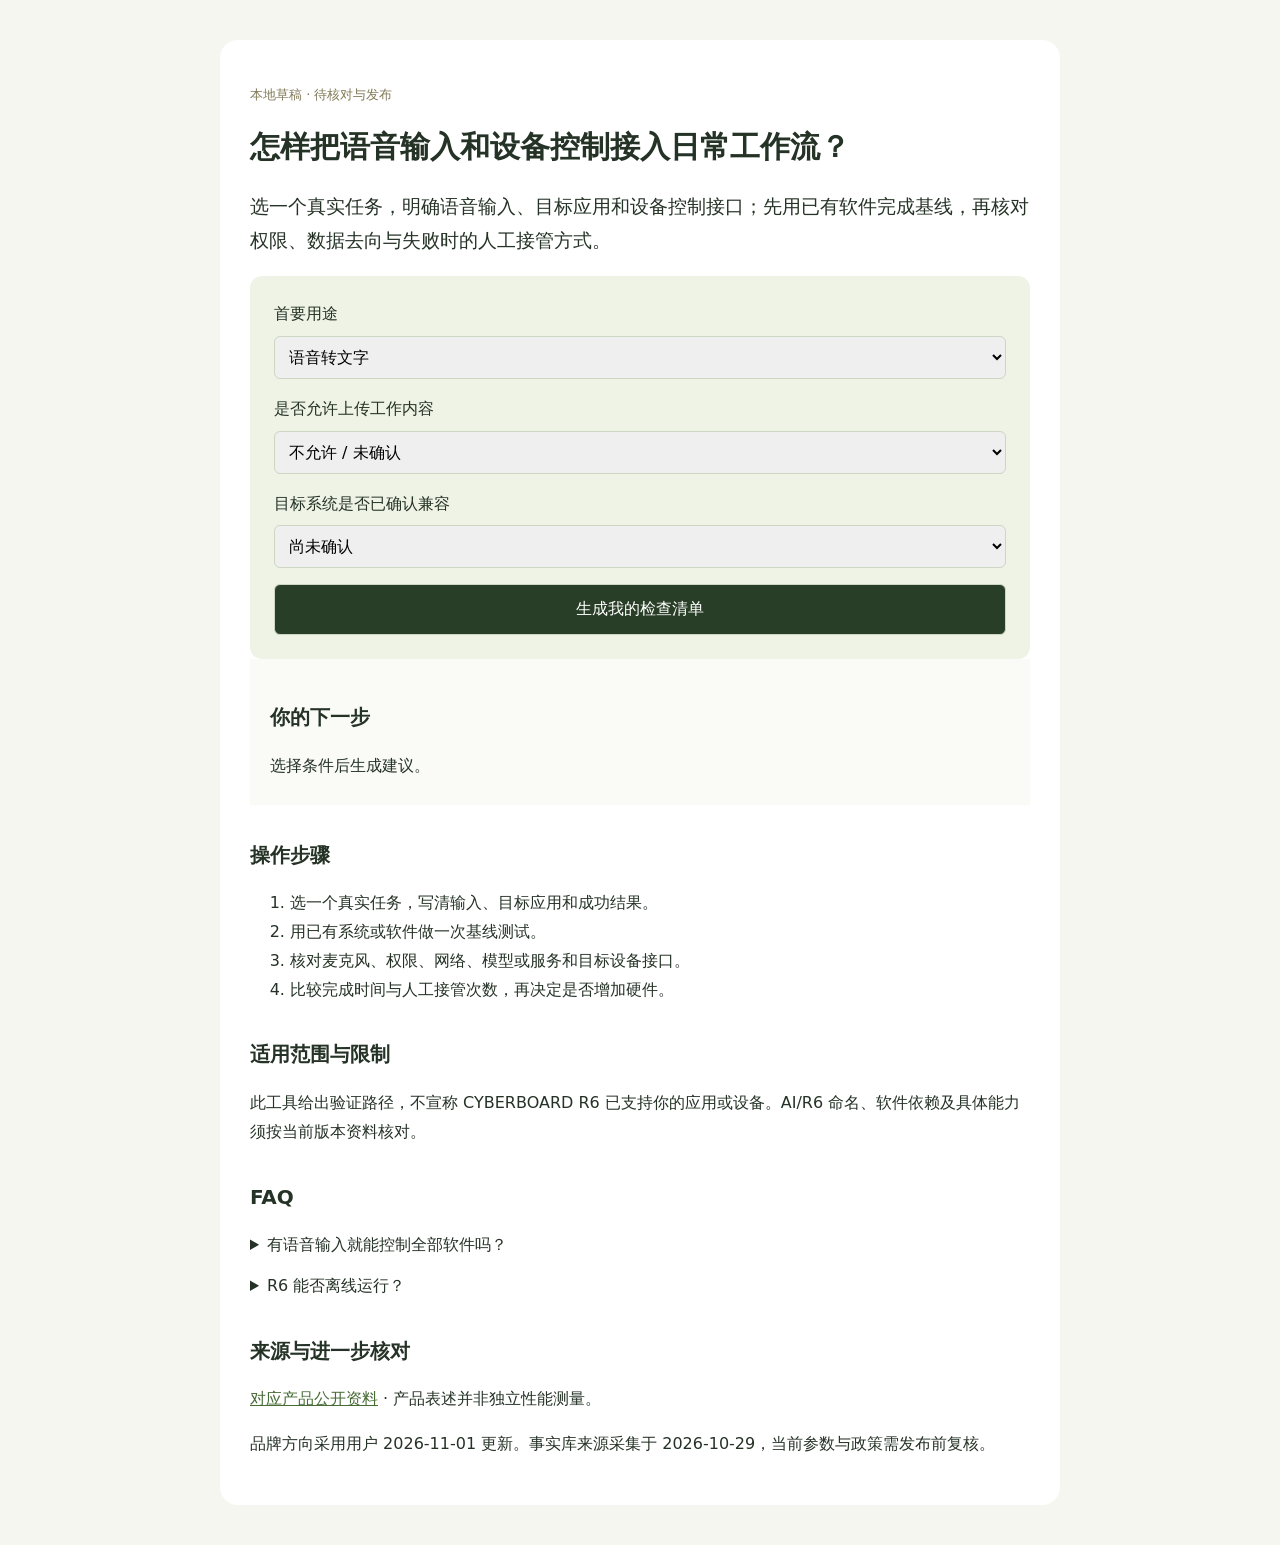
<file: outputs/geo-workspace/artifacts/page-how-ai_device-zh/index.html>
<!doctype html><html lang="zh-CN"><head><meta charset="utf-8"><meta name="viewport" content="width=device-width,initial-scale=1"><meta name="robots" content="noindex"><title>怎样把语音输入和设备控制接入日常工作流？ · Angry Miao</title><meta name="description" content="选一个真实任务，明确语音输入、目标应用和设备控制接口；先用已有软件完成基线，再核对权限、数据去向与失败时的人工接管方式。"><link rel="canonical" href="https://store.angrymiao.com/zh/tools/voice-workflow-checklist/"><link rel="stylesheet" href="./page.css"><script src="./tool.js" defer></script></head><body><main>
<p class="draft">本地草稿 · 待核对与发布</p><h1>怎样把语音输入和设备控制接入日常工作流？</h1><p class="answer">选一个真实任务，明确语音输入、目标应用和设备控制接口；先用已有软件完成基线，再核对权限、数据去向与失败时的人工接管方式。</p>
<form id="tool" data-intent="how" data-product="ai_device" data-locale="zh-CN"><label>首要用途<select name="need"><option value="dictation">语音转文字</option><option value="apps">控制应用</option><option value="devices">控制设备</option></select></label><label>是否允许上传工作内容<select name="cloud"><option value="no">不允许 / 未确认</option><option value="yes">已确认允许</option></select></label><label>目标系统是否已确认兼容<select name="integration"><option value="no">尚未确认</option><option value="yes">已实际验证</option></select></label><button type="submit">生成我的检查清单</button></form><section id="result" aria-live="polite"><h2>你的下一步</h2><p>选择条件后生成建议。</p></section>
<h2>操作步骤</h2><ol><li>选一个真实任务，写清输入、目标应用和成功结果。</li><li>用已有系统或软件做一次基线测试。</li><li>核对麦克风、权限、网络、模型或服务和目标设备接口。</li><li>比较完成时间与人工接管次数，再决定是否增加硬件。</li></ol>
<h2>适用范围与限制</h2><p>此工具给出验证路径，不宣称 CYBERBOARD R6 已支持你的应用或设备。AI/R6 命名、软件依赖及具体能力须按当前版本资料核对。</p>
<h2>FAQ</h2><details><summary>有语音输入就能控制全部软件吗？</summary><p>不能。转写、命令执行与具体应用集成是不同能力。</p></details><details><summary>R6 能否离线运行？</summary><p>需确认具体功能、软件和型号版本；本页没有可验证的离线承诺。</p></details>
<h2>来源与进一步核对</h2><p><a href="https://store.angrymiao.com/pages/cyberboard-ai-kickstarter-coming-soon">对应产品公开资料</a> · 产品表述并非独立性能测量。</p>
<p>品牌方向采用用户 2026-11-01 更新。事实库来源采集于 2026-10-29，当前参数与政策需发布前复核。</p>
<script type="application/ld+json">{"@context": "https://schema.org", "@type": "WebPage", "name": "怎样把语音输入和设备控制接入日常工作流？", "url": "https://store.angrymiao.com/zh/tools/voice-workflow-checklist/", "inLanguage": "zh-CN", "description": "选一个真实任务，明确语音输入、目标应用和设备控制接口；先用已有软件完成基线，再核对权限、数据去向与失败时的人工接管方式。", "mainEntity": {"@type": "WebApplication", "name": "语音工作流规划器", "applicationCategory": "UtilitiesApplication", "operatingSystem": "Web browser", "description": "选一个真实任务，明确语音输入、目标应用和设备控制接口；先用已有软件完成基线，再核对权限、数据去向与失败时的人工接管方式。"}}</script></main></body></html>
</file>
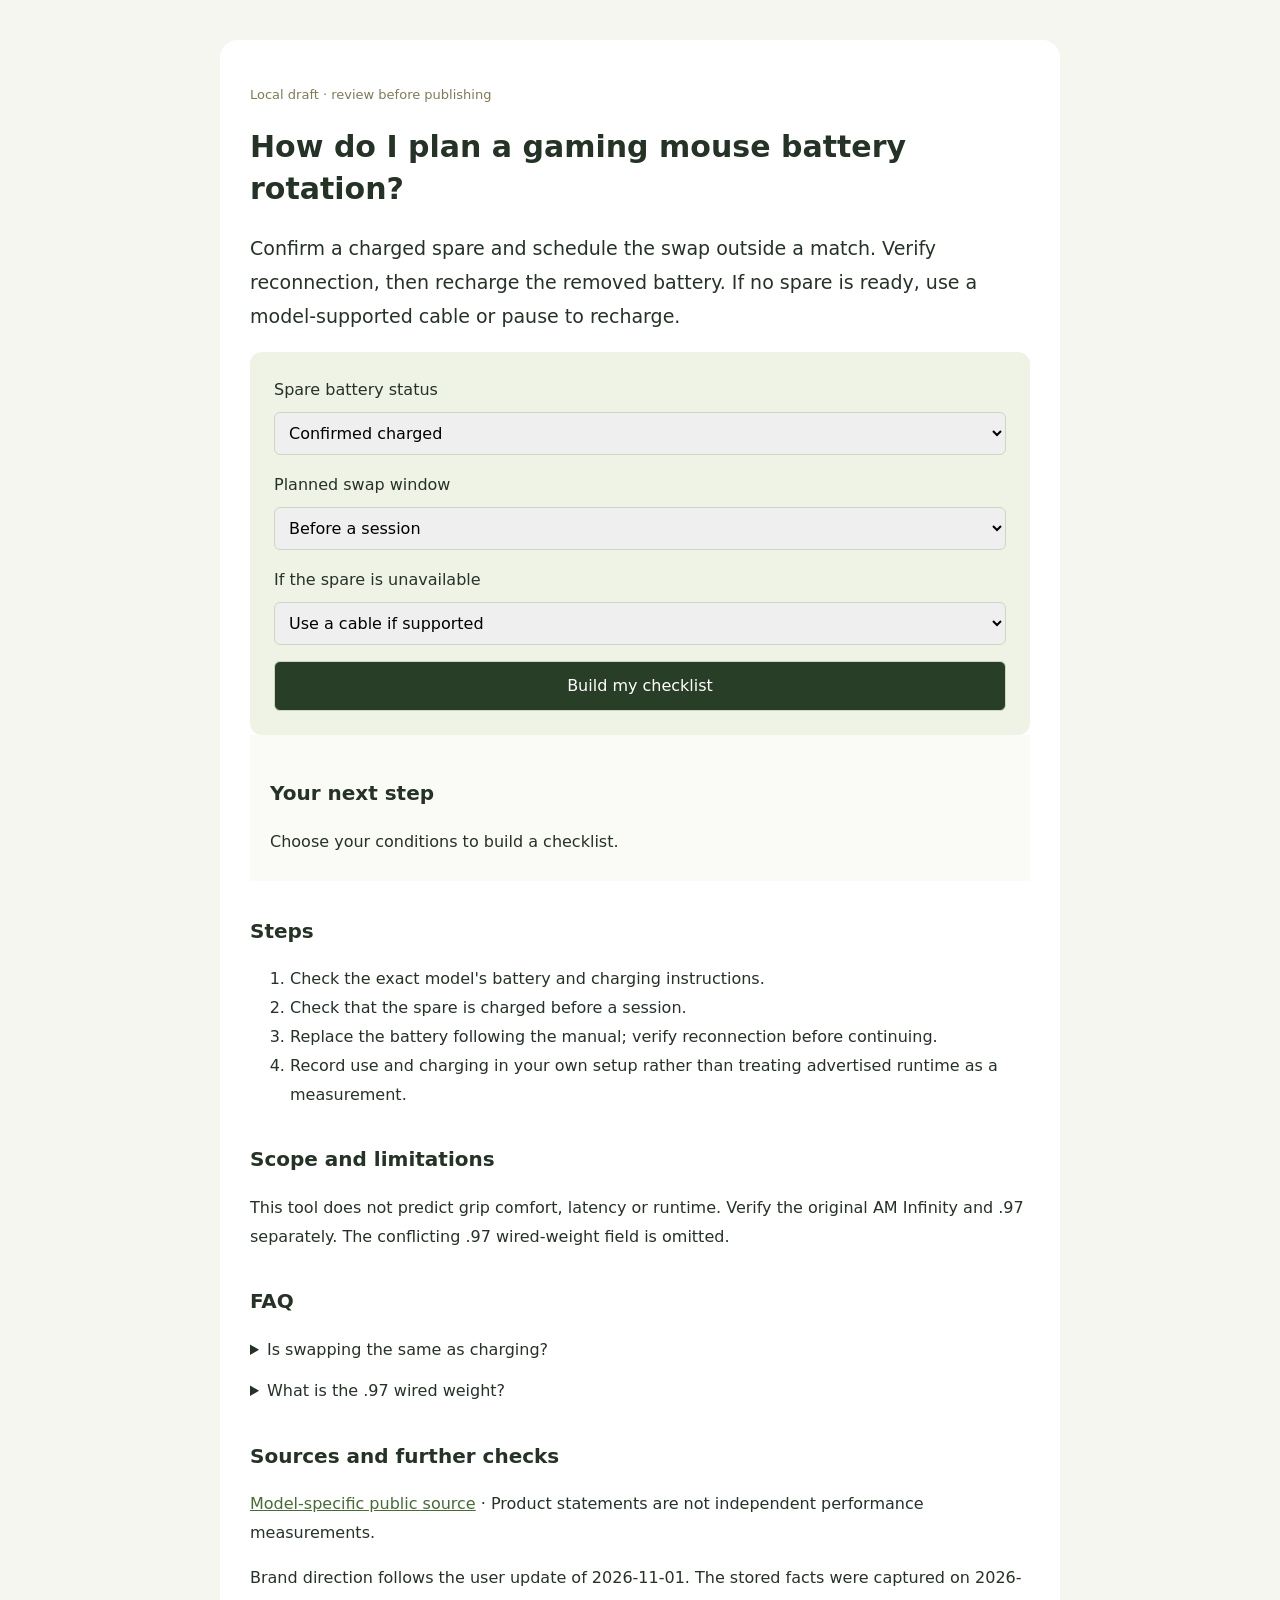
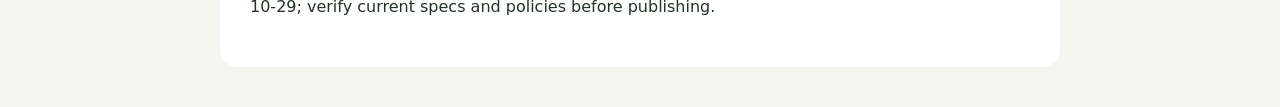
<file: outputs/geo-workspace/artifacts/page-how-mouse-en/index.html>
<!doctype html><html lang="en-US"><head><meta charset="utf-8"><meta name="viewport" content="width=device-width,initial-scale=1"><meta name="robots" content="noindex"><title>How do I plan a gaming mouse battery rotation? · Angry Miao</title><meta name="description" content="Confirm a charged spare and schedule the swap outside a match. Verify reconnection, then recharge the removed battery. If no spare is ready, use a model-supported cable or pause to recharge."><link rel="canonical" href="https://store.angrymiao.com/en/tools/battery-rotation-planner/"><link rel="stylesheet" href="./page.css"><script src="./tool.js" defer></script></head><body><main>
<p class="draft">Local draft · review before publishing</p><h1>How do I plan a gaming mouse battery rotation?</h1><p class="answer">Confirm a charged spare and schedule the swap outside a match. Verify reconnection, then recharge the removed battery. If no spare is ready, use a model-supported cable or pause to recharge.</p>
<form id="tool" data-intent="how" data-product="mouse" data-locale="en-US"><label>Spare battery status<select name="ready"><option value="yes">Confirmed charged</option><option value="no">Unconfirmed</option></select></label><label>Planned swap window<select name="window"><option value="before">Before a session</option><option value="break">During a break</option></select></label><label>If the spare is unavailable<select name="fallback"><option value="cable">Use a cable if supported</option><option value="pause">Pause and recharge</option></select></label><button type="submit">Build my checklist</button></form><section id="result" aria-live="polite"><h2>Your next step</h2><p>Choose your conditions to build a checklist.</p></section>
<h2>Steps</h2><ol><li>Check the exact model&#x27;s battery and charging instructions.</li><li>Check that the spare is charged before a session.</li><li>Replace the battery following the manual; verify reconnection before continuing.</li><li>Record use and charging in your own setup rather than treating advertised runtime as a measurement.</li></ol>
<h2>Scope and limitations</h2><p>This tool does not predict grip comfort, latency or runtime. Verify the original AM Infinity and .97 separately. The conflicting .97 wired-weight field is omitted.</p>
<h2>FAQ</h2><details><summary>Is swapping the same as charging?</summary><p>No. A swap uses an already charged spare; the other battery still needs charging.</p></details><details><summary>What is the .97 wired weight?</summary><p>The stored sources conflict. A model-specific correction or measurement is needed.</p></details>
<h2>Sources and further checks</h2><p><a href="https://store.angrymiao.com/products/am-infinity-97-wireless-gaming-mouse">Model-specific public source</a> · Product statements are not independent performance measurements.</p>
<p>Brand direction follows the user update of 2026-11-01. The stored facts were captured on 2026-10-29; verify current specs and policies before publishing.</p>
<script type="application/ld+json">{"@context": "https://schema.org", "@type": "WebPage", "name": "How do I plan a gaming mouse battery rotation?", "url": "https://store.angrymiao.com/en/tools/battery-rotation-planner/", "inLanguage": "en-US", "description": "Confirm a charged spare and schedule the swap outside a match. Verify reconnection, then recharge the removed battery. If no spare is ready, use a model-supported cable or pause to recharge.", "mainEntity": {"@type": "WebApplication", "name": "Battery rotation planner", "applicationCategory": "UtilitiesApplication", "operatingSystem": "Web browser", "description": "Confirm a charged spare and schedule the swap outside a match. Verify reconnection, then recharge the removed battery. If no spare is ready, use a model-supported cable or pause to recharge."}}</script></main></body></html>
</file>
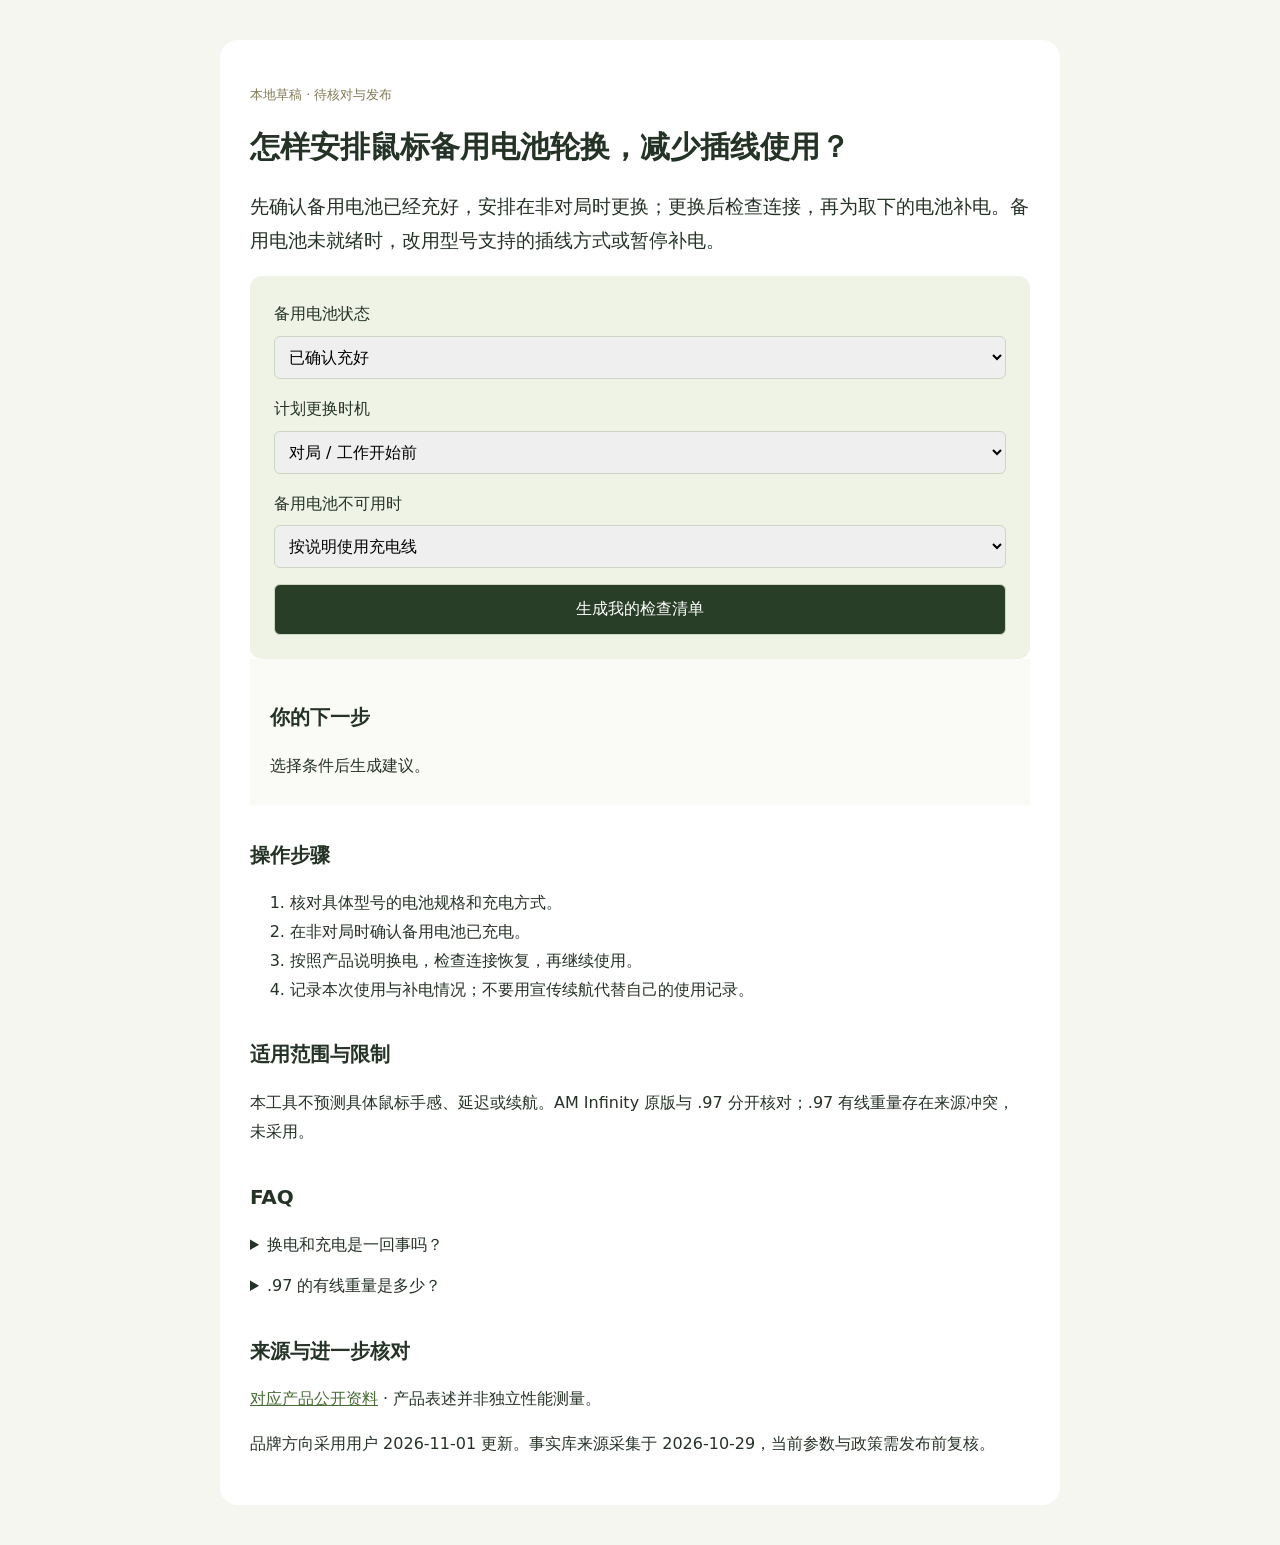
<file: outputs/geo-workspace/artifacts/page-how-mouse-zh/index.html>
<!doctype html><html lang="zh-CN"><head><meta charset="utf-8"><meta name="viewport" content="width=device-width,initial-scale=1"><meta name="robots" content="noindex"><title>怎样安排鼠标备用电池轮换，减少插线使用？ · Angry Miao</title><meta name="description" content="先确认备用电池已经充好，安排在非对局时更换；更换后检查连接，再为取下的电池补电。备用电池未就绪时，改用型号支持的插线方式或暂停补电。"><link rel="canonical" href="https://store.angrymiao.com/zh/tools/battery-rotation-planner/"><link rel="stylesheet" href="./page.css"><script src="./tool.js" defer></script></head><body><main>
<p class="draft">本地草稿 · 待核对与发布</p><h1>怎样安排鼠标备用电池轮换，减少插线使用？</h1><p class="answer">先确认备用电池已经充好，安排在非对局时更换；更换后检查连接，再为取下的电池补电。备用电池未就绪时，改用型号支持的插线方式或暂停补电。</p>
<form id="tool" data-intent="how" data-product="mouse" data-locale="zh-CN"><label>备用电池状态<select name="ready"><option value="yes">已确认充好</option><option value="no">未确认</option></select></label><label>计划更换时机<select name="window"><option value="before">对局 / 工作开始前</option><option value="break">休息时</option></select></label><label>备用电池不可用时<select name="fallback"><option value="cable">按说明使用充电线</option><option value="pause">暂停并补电</option></select></label><button type="submit">生成我的检查清单</button></form><section id="result" aria-live="polite"><h2>你的下一步</h2><p>选择条件后生成建议。</p></section>
<h2>操作步骤</h2><ol><li>核对具体型号的电池规格和充电方式。</li><li>在非对局时确认备用电池已充电。</li><li>按照产品说明换电，检查连接恢复，再继续使用。</li><li>记录本次使用与补电情况；不要用宣传续航代替自己的使用记录。</li></ol>
<h2>适用范围与限制</h2><p>本工具不预测具体鼠标手感、延迟或续航。AM Infinity 原版与 .97 分开核对；.97 有线重量存在来源冲突，未采用。</p>
<h2>FAQ</h2><details><summary>换电和充电是一回事吗？</summary><p>不是。换电使用已充电的备用电池，另一块仍需正常充电。</p></details><details><summary>.97 的有线重量是多少？</summary><p>现有记录存在冲突，等待对应型号的权威更正或测量。</p></details>
<h2>来源与进一步核对</h2><p><a href="https://store.angrymiao.com/products/am-infinity-97-wireless-gaming-mouse">对应产品公开资料</a> · 产品表述并非独立性能测量。</p>
<p>品牌方向采用用户 2026-11-01 更新。事实库来源采集于 2026-10-29，当前参数与政策需发布前复核。</p>
<script type="application/ld+json">{"@context": "https://schema.org", "@type": "WebPage", "name": "怎样安排鼠标备用电池轮换，减少插线使用？", "url": "https://store.angrymiao.com/zh/tools/battery-rotation-planner/", "inLanguage": "zh-CN", "description": "先确认备用电池已经充好，安排在非对局时更换；更换后检查连接，再为取下的电池补电。备用电池未就绪时，改用型号支持的插线方式或暂停补电。", "mainEntity": {"@type": "WebApplication", "name": "电池轮换规划器", "applicationCategory": "UtilitiesApplication", "operatingSystem": "Web browser", "description": "先确认备用电池已经充好，安排在非对局时更换；更换后检查连接，再为取下的电池补电。备用电池未就绪时，改用型号支持的插线方式或暂停补电。"}}</script></main></body></html>
</file>
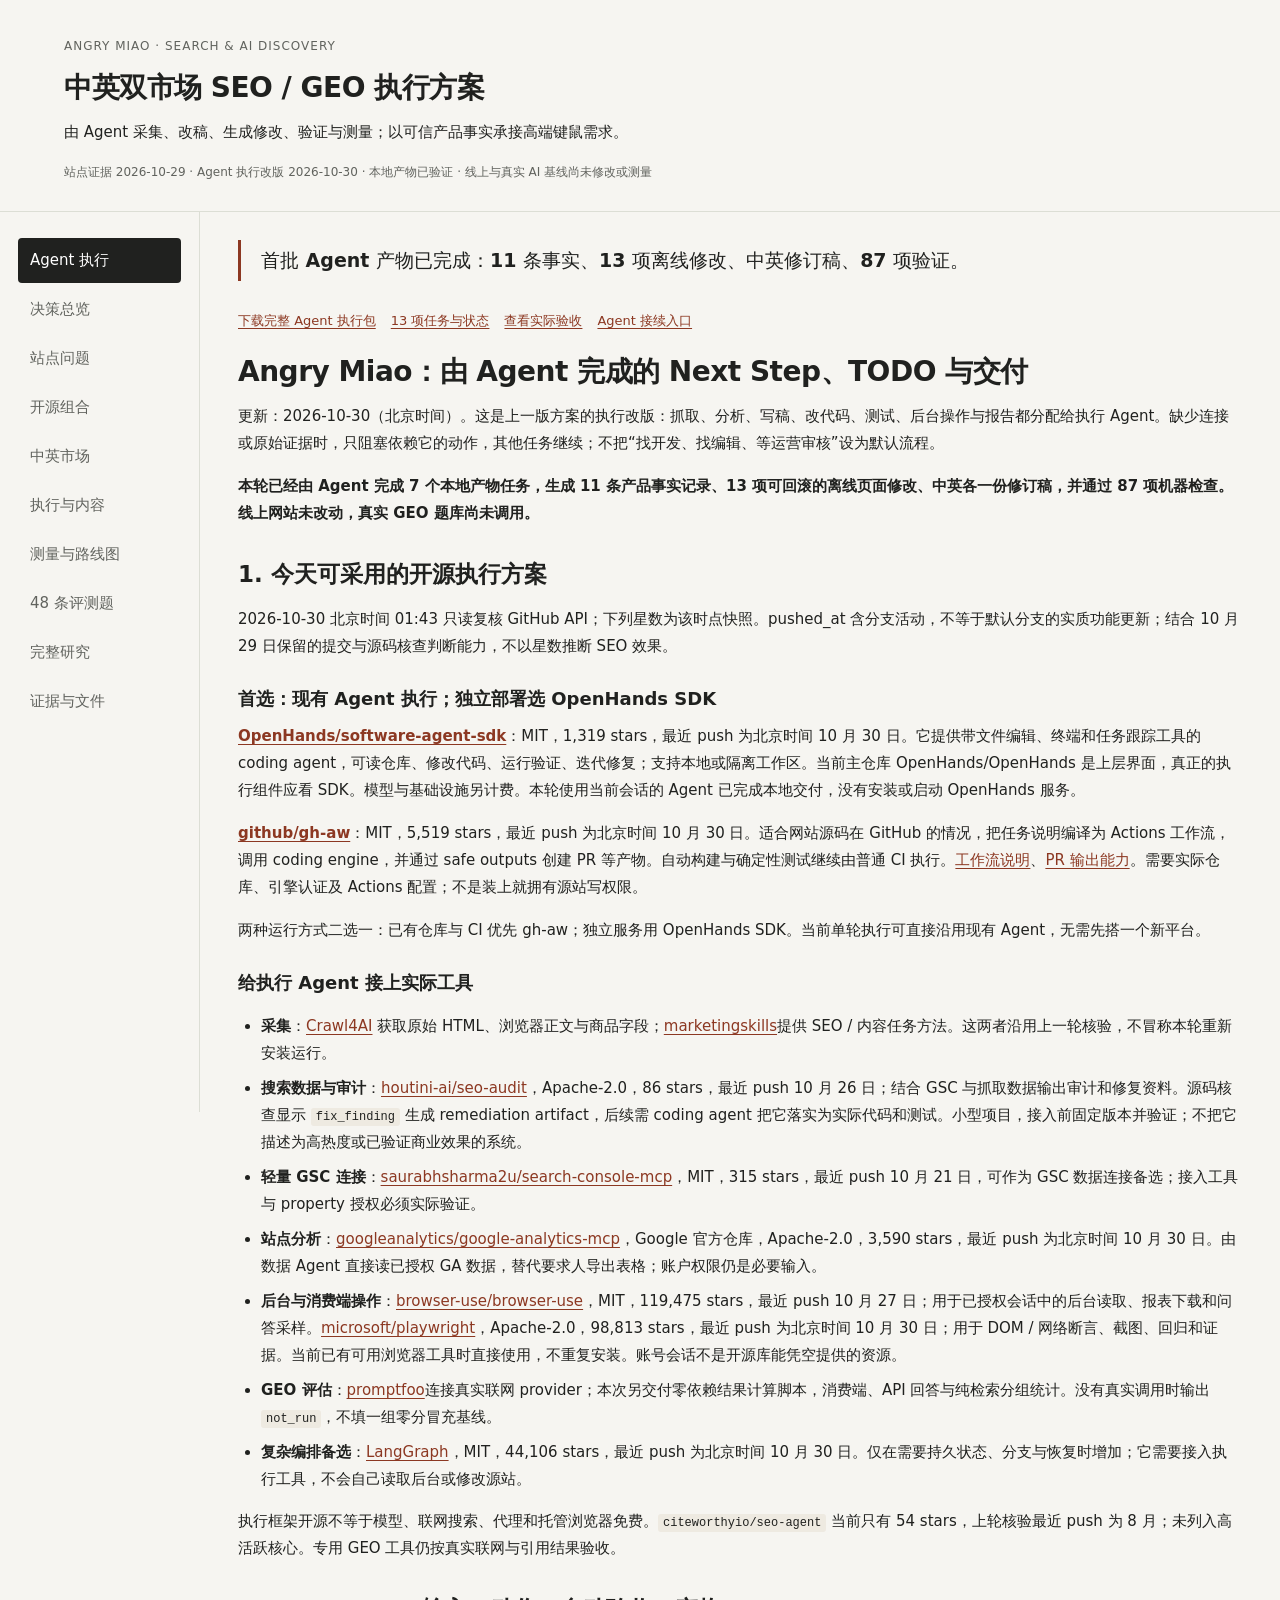
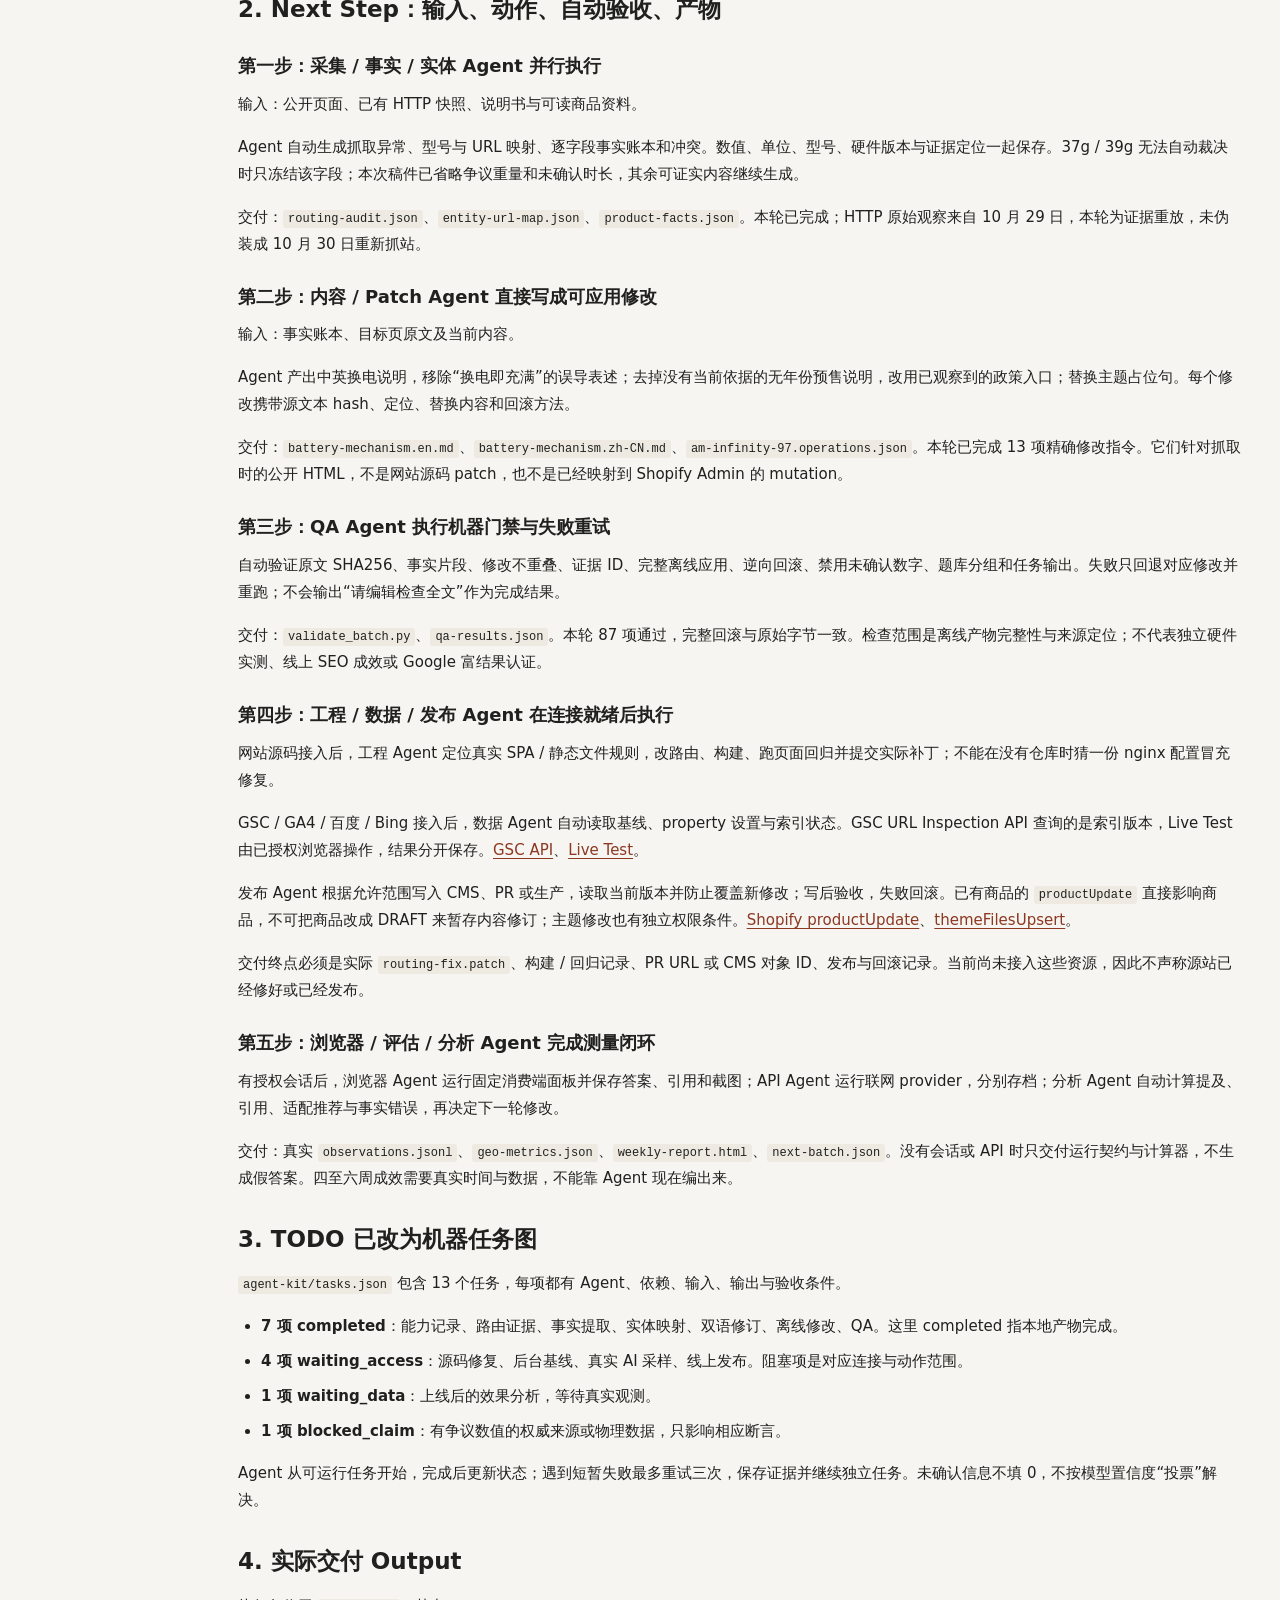
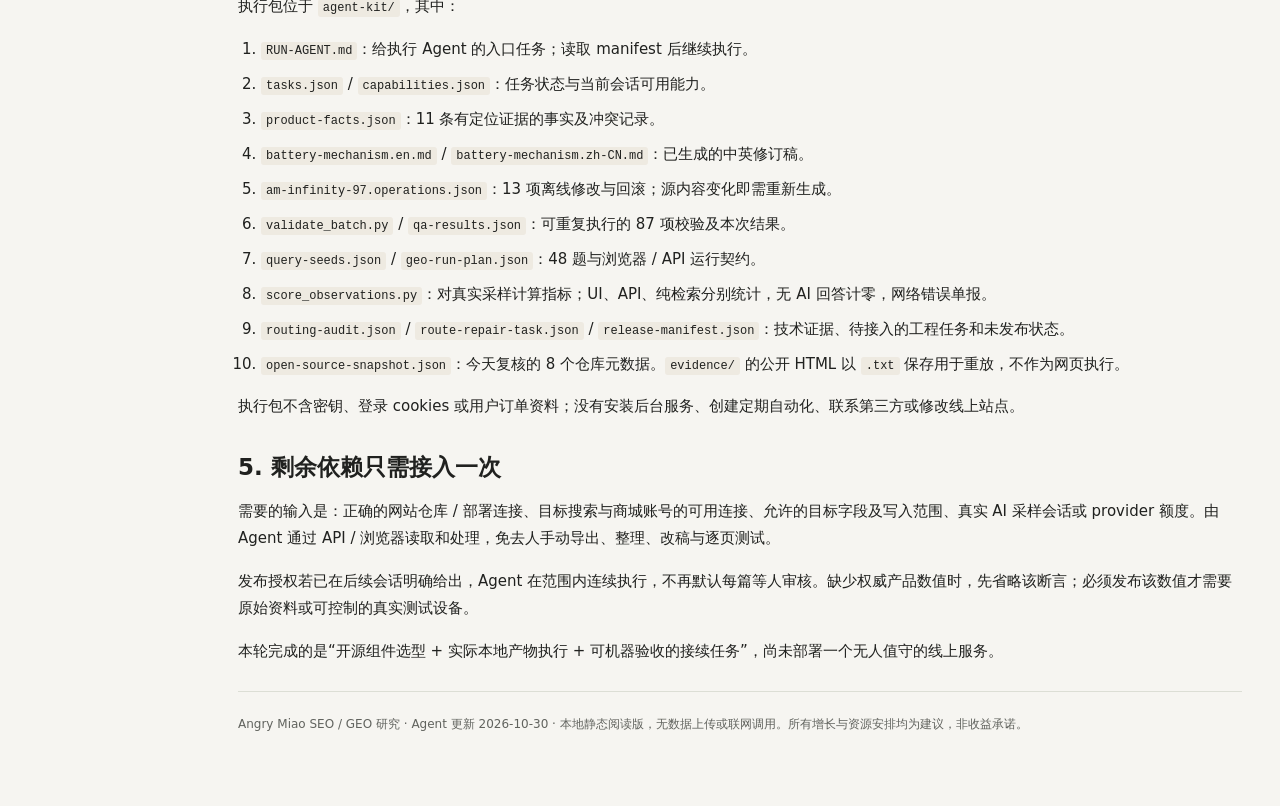
<file: outputs/angrymiao-seo-geo-plan.html>
<!doctype html><html lang="zh-CN"><head><meta charset="utf-8"><meta name="viewport" content="width=device-width,initial-scale=1"><title>Angry Miao｜中英 SEO / GEO 执行方案</title><style>
:root{color-scheme:light dark;--bg:#f6f5f1;--paper:#fff;--fg:#20211f;--muted:#61635e;--border:#dcded5;--accent:#8c3822;--soft:#eeeae1;--active:#20211f;--on:#fff}*{box-sizing:border-box}body{margin:0;background:var(--bg);color:var(--fg);font-family:system-ui,-apple-system,"PingFang SC","Microsoft YaHei",sans-serif;font-size:15px;line-height:1.8}a{color:var(--accent);text-underline-offset:3px}a:hover{text-decoration-thickness:2px}button,select{font:inherit}button{cursor:pointer}header{padding:36px 5vw 28px;border-bottom:1px solid var(--border)}.eyebrow{font-size:12px;letter-spacing:1px;color:var(--muted)}h1{font-size:28px;line-height:1.4;margin:10px 0 12px;font-weight:650;letter-spacing:-.5px}header p{margin:0;max-width:820px}.meta{color:var(--muted);font-size:12px;margin-top:16px}.shell{display:grid;grid-template-columns:200px minmax(0,1fr);max-width:1380px;margin:auto}nav{position:sticky;top:0;height:100vh;padding:26px 18px 22px;border-right:1px solid var(--border);align-self:start}nav button{display:block;text-align:left;width:100%;border:0;background:transparent;color:var(--muted);padding:9px 12px;border-radius:4px;margin-bottom:4px}nav button[aria-selected=true]{background:var(--active);color:var(--on)}main{min-width:0;padding:28px 38px 70px}.view{display:none}.view.active{display:block}.lead{border-left:3px solid var(--accent);padding:3px 0 3px 20px;margin:0 0 28px;font-size:19px;font-weight:550;max-width:950px}.sub{font-size:13px;color:var(--muted)}h2{font-size:23px;line-height:1.5;margin:30px 0 14px}h2:first-child{margin-top:0}h3{font-size:18px;line-height:1.6;margin:25px 0 9px}p{margin:10px 0 16px}ul,ol{padding-left:23px}li{margin:8px 0}strong{font-weight:650}code{font-size:12px;background:var(--soft);padding:2px 5px;border-radius:3px;overflow-wrap:anywhere}blockquote{margin:18px 0;padding:12px 20px;border-left:2px solid var(--border);background:var(--paper)}table{border-collapse:collapse;width:100%;font-size:13px;text-align:left}th,td{padding:12px 9px;border-bottom:1px solid var(--border);vertical-align:top}thead th{color:var(--muted);font-weight:500}tbody th{font-weight:550}.table-wrap{overflow:auto}.tri{display:grid;grid-template-columns:repeat(3,minmax(0,1fr));gap:22px;margin:26px 0 32px}.stat{padding-top:14px;border-top:1px solid var(--border)}.stat b{display:block;font-size:22px;font-weight:600}.stat span{color:var(--muted);font-size:13px}.issue{padding:18px 0;border-top:1px solid var(--border)}.issue h3{margin-top:0}.tag{display:inline-block;font-size:12px;padding:1px 7px;background:var(--soft);margin-right:7px}.two{display:grid;grid-template-columns:1fr 1fr;gap:28px}.step{padding:16px 0 20px;border-top:1px solid var(--border)}.step h3{margin-top:0}.step .when{font-size:12px;color:var(--accent);letter-spacing:.5px}.filters{display:flex;gap:10px;align-items:center;flex-wrap:wrap;margin:18px 0}select{color:var(--fg);background:var(--paper);border:1px solid var(--border);padding:6px 9px;border-radius:4px}.query{border-top:1px solid var(--border);padding:16px 0}.query p{font-weight:550;margin:6px 0}.query ul{font-size:13px;color:var(--muted);margin-top:8px}.query .sub{font-size:12px}.file-list{display:flex;flex-wrap:wrap;gap:15px;font-size:13px;margin:20px 0}.full-toc{display:flex;gap:8px 18px;flex-wrap:wrap;margin-bottom:24px;font-size:13px}.report-section{scroll-margin-top:20px;margin-bottom:44px}.report-section h2{border-top:1px solid var(--border);padding-top:22px}.report-section:first-of-type h2{border:0}.mobile-title{display:none}.source{color:var(--muted);font-size:12px;margin-top:12px}.foot{padding-top:22px;margin-top:26px;border-top:1px solid var(--border);font-size:12px;color:var(--muted)}
@media(prefers-color-scheme:dark){:root{--bg:#181a18;--paper:#202320;--fg:#e6e8e1;--muted:#b0b4a9;--border:#3b4037;--accent:#e9a087;--soft:#2c302a;--active:#e6e8e1;--on:#181a18}}
@media(max-width:850px){.shell{grid-template-columns:1fr}nav{position:static;height:auto;border-right:0;border-bottom:1px solid var(--border);padding:12px 5vw;display:flex;overflow:auto;gap:4px}nav button{white-space:nowrap;width:auto;margin:0;flex-shrink:0}main{padding:24px 5vw 50px}.tri{gap:12px}.two{grid-template-columns:1fr;gap:0}h1{font-size:24px}header{padding-top:24px}.lead{font-size:17px}}
@media(max-width:460px){.tri{grid-template-columns:1fr}.stat b{font-size:19px}.stat{padding-top:10px}}
@media print{nav,header,.filters{display:none}.shell{display:block}main{padding:0}.view{display:none!important}#full{display:block!important}body{background:white;color:black}a{color:inherit}h2,h3{break-after:avoid}.report-section{break-inside:auto}}
</style></head><body><header><div class="eyebrow">ANGRY MIAO · SEARCH & AI DISCOVERY</div><h1>中英双市场 SEO / GEO 执行方案</h1><p>由 Agent 采集、改稿、生成修改、验证与测量；以可信产品事实承接高端键鼠需求。</p><div class="meta">站点证据 2026-10-29 · Agent 执行改版 2026-10-30 · 本地产物已验证 · 线上与真实 AI 基线尚未修改或测量</div></header><div class="shell"><nav aria-label="研究导航" role="tablist">
<button role="tab" id="tab-agent" aria-controls="agent" aria-selected="true" data-view="agent">Agent 执行</button><button role="tab" id="tab-overview" aria-controls="overview" aria-selected="false" data-view="overview">决策总览</button><button role="tab" id="tab-audit" aria-controls="audit" aria-selected="false" data-view="audit">站点问题</button><button role="tab" id="tab-stack" aria-controls="stack" aria-selected="false" data-view="stack">开源组合</button><button role="tab" id="tab-markets" aria-controls="markets" aria-selected="false" data-view="markets">中英市场</button><button role="tab" id="tab-execution" aria-controls="execution" aria-selected="false" data-view="execution">执行与内容</button><button role="tab" id="tab-measurement" aria-controls="measurement" aria-selected="false" data-view="measurement">测量与路线图</button><button role="tab" id="tab-queries" aria-controls="queries" aria-selected="false" data-view="queries">48 条评测题</button><button role="tab" id="tab-full" aria-controls="full" aria-selected="false" data-view="full">完整研究</button><button role="tab" id="tab-evidence" aria-controls="evidence" aria-selected="false" data-view="evidence">证据与文件</button>
</nav><main>
<section id="agent" class="view active" role="tabpanel" aria-labelledby="tab-agent"><p class="lead">首批 Agent 产物已完成：11 条事实、13 项离线修改、中英修订稿、87 项验证。</p><div class="file-list"><a href="angrymiao-agent-kit.zip">下载完整 Agent 执行包</a><a href="agent-kit/tasks.json">13 项任务与状态</a><a href="agent-kit/qa-results.json">查看实际验收</a><a href="agent-kit/RUN-AGENT.md">Agent 接续入口</a></div><h1>Angry Miao：由 Agent 完成的 Next Step、TODO 与交付</h1>
<p>更新：2026-10-30（北京时间）。这是上一版方案的执行改版：抓取、分析、写稿、改代码、测试、后台操作与报告都分配给执行 Agent。缺少连接或原始证据时，只阻塞依赖它的动作，其他任务继续；不把“找开发、找编辑、等运营审核”设为默认流程。</p>
<p><strong>本轮已经由 Agent 完成 7 个本地产物任务，生成 11 条产品事实记录、13 项可回滚的离线页面修改、中英各一份修订稿，并通过 87 项机器检查。线上网站未改动，真实 GEO 题库尚未调用。</strong></p>
<h2>1. 今天可采用的开源执行方案</h2>
<p>2026-10-30 北京时间 01:43 只读复核 GitHub API；下列星数为该时点快照。pushed_at 含分支活动，不等于默认分支的实质功能更新；结合 10 月 29 日保留的提交与源码核查判断能力，不以星数推断 SEO 效果。</p>
<h3>首选：现有 Agent 执行；独立部署选 OpenHands SDK</h3>
<p><strong><a href="https://github.com/OpenHands/software-agent-sdk">OpenHands/software-agent-sdk</a></strong>：MIT，1,319 stars，最近 push 为北京时间 10 月 30 日。它提供带文件编辑、终端和任务跟踪工具的 coding agent，可读仓库、修改代码、运行验证、迭代修复；支持本地或隔离工作区。当前主仓库 OpenHands/OpenHands 是上层界面，真正的执行组件应看 SDK。模型与基础设施另计费。本轮使用当前会话的 Agent 已完成本地交付，没有安装或启动 OpenHands 服务。</p>
<p><strong><a href="https://github.com/github/gh-aw">github/gh-aw</a></strong>：MIT，5,519 stars，最近 push 为北京时间 10 月 30 日。适合网站源码在 GitHub 的情况，把任务说明编译为 Actions 工作流，调用 coding engine，并通过 safe outputs 创建 PR 等产物。自动构建与确定性测试继续由普通 CI 执行。<a href="https://github.github.com/gh-aw/introduction/how-they-work/">工作流说明</a>、<a href="https://github.github.com/gh-aw/reference/safe-outputs-pull-requests/">PR 输出能力</a>。需要实际仓库、引擎认证及 Actions 配置；不是装上就拥有源站写权限。</p>
<p>两种运行方式二选一：已有仓库与 CI 优先 gh-aw；独立服务用 OpenHands SDK。当前单轮执行可直接沿用现有 Agent，无需先搭一个新平台。</p>
<h3>给执行 Agent 接上实际工具</h3>
<ul>
<li><strong>采集</strong>：<a href="https://github.com/unclecode/crawl4ai">Crawl4AI</a> 获取原始 HTML、浏览器正文与商品字段；<a href="https://github.com/coreyhaines31/marketingskills">marketingskills</a>提供 SEO / 内容任务方法。这两者沿用上一轮核验，不冒称本轮重新安装运行。</li>
<li><strong>搜索数据与审计</strong>：<a href="https://github.com/houtini-ai/seo-audit">houtini-ai/seo-audit</a>，Apache-2.0，86 stars，最近 push 10 月 26 日；结合 GSC 与抓取数据输出审计和修复资料。源码核查显示 <code>fix_finding</code> 生成 remediation artifact，后续需 coding agent 把它落实为实际代码和测试。小型项目，接入前固定版本并验证；不把它描述为高热度或已验证商业效果的系统。</li>
<li><strong>轻量 GSC 连接</strong>：<a href="https://github.com/saurabhsharma2u/search-console-mcp">saurabhsharma2u/search-console-mcp</a>，MIT，315 stars，最近 push 10 月 21 日，可作为 GSC 数据连接备选；接入工具与 property 授权必须实际验证。</li>
<li><strong>站点分析</strong>：<a href="https://github.com/googleanalytics/google-analytics-mcp">googleanalytics/google-analytics-mcp</a>，Google 官方仓库，Apache-2.0，3,590 stars，最近 push 为北京时间 10 月 30 日。由数据 Agent 直接读已授权 GA 数据，替代要求人导出表格；账户权限仍是必要输入。</li>
<li><strong>后台与消费端操作</strong>：<a href="https://github.com/browser-use/browser-use">browser-use/browser-use</a>，MIT，119,475 stars，最近 push 10 月 27 日；用于已授权会话中的后台读取、报表下载和问答采样。<a href="https://github.com/microsoft/playwright">microsoft/playwright</a>，Apache-2.0，98,813 stars，最近 push 为北京时间 10 月 30 日；用于 DOM / 网络断言、截图、回归和证据。当前已有可用浏览器工具时直接使用，不重复安装。账号会话不是开源库能凭空提供的资源。</li>
<li><strong>GEO 评估</strong>：<a href="https://github.com/promptfoo/promptfoo">promptfoo</a>连接真实联网 provider；本次另交付零依赖结果计算脚本，消费端、API 回答与纯检索分组统计。没有真实调用时输出 <code>not_run</code>，不填一组零分冒充基线。</li>
<li><strong>复杂编排备选</strong>：<a href="https://github.com/langchain-ai/langgraph">LangGraph</a>，MIT，44,106 stars，最近 push 为北京时间 10 月 30 日。仅在需要持久状态、分支与恢复时增加；它需要接入执行工具，不会自己读取后台或修改源站。</li>
</ul>
<p>执行框架开源不等于模型、联网搜索、代理和托管浏览器免费。<code>citeworthyio/seo-agent</code> 当前只有 54 stars，上轮核验最近 push 为 8 月；未列入高活跃核心。专用 GEO 工具仍按真实联网与引用结果验收。</p>
<h2>2. Next Step：输入、动作、自动验收、产物</h2>
<h3>第一步：采集 / 事实 / 实体 Agent 并行执行</h3>
<p>输入：公开页面、已有 HTTP 快照、说明书与可读商品资料。</p>
<p>Agent 自动生成抓取异常、型号与 URL 映射、逐字段事实账本和冲突。数值、单位、型号、硬件版本与证据定位一起保存。37g / 39g 无法自动裁决时只冻结该字段；本次稿件已省略争议重量和未确认时长，其余可证实内容继续生成。</p>
<p>交付：<code>routing-audit.json</code>、<code>entity-url-map.json</code>、<code>product-facts.json</code>。本轮已完成；HTTP 原始观察来自 10 月 29 日，本轮为证据重放，未伪装成 10 月 30 日重新抓站。</p>
<h3>第二步：内容 / Patch Agent 直接写成可应用修改</h3>
<p>输入：事实账本、目标页原文及当前内容。</p>
<p>Agent 产出中英换电说明，移除“换电即充满”的误导表述；去掉没有当前依据的无年份预售说明，改用已观察到的政策入口；替换主题占位句。每个修改携带源文本 hash、定位、替换内容和回滚方法。</p>
<p>交付：<code>battery-mechanism.en.md</code>、<code>battery-mechanism.zh-CN.md</code>、<code>am-infinity-97.operations.json</code>。本轮已完成 13 项精确修改指令。它们针对抓取时的公开 HTML，不是网站源码 patch，也不是已经映射到 Shopify Admin 的 mutation。</p>
<h3>第三步：QA Agent 执行机器门禁与失败重试</h3>
<p>自动验证原文 SHA256、事实片段、修改不重叠、证据 ID、完整离线应用、逆向回滚、禁用未确认数字、题库分组和任务输出。失败只回退对应修改并重跑；不会输出“请编辑检查全文”作为完成结果。</p>
<p>交付：<code>validate_batch.py</code>、<code>qa-results.json</code>。本轮 87 项通过，完整回滚与原始字节一致。检查范围是离线产物完整性与来源定位；不代表独立硬件实测、线上 SEO 成效或 Google 富结果认证。</p>
<h3>第四步：工程 / 数据 / 发布 Agent 在连接就绪后执行</h3>
<p>网站源码接入后，工程 Agent 定位真实 SPA / 静态文件规则，改路由、构建、跑页面回归并提交实际补丁；不能在没有仓库时猜一份 nginx 配置冒充修复。</p>
<p>GSC / GA4 / 百度 / Bing 接入后，数据 Agent 自动读取基线、property 设置与索引状态。GSC URL Inspection API 查询的是索引版本，Live Test 由已授权浏览器操作，结果分开保存。<a href="https://developers.google.com/webmaster-tools/v1/urlInspection.index/inspect">GSC API</a>、<a href="https://support.google.com/webmasters/answer/9012289">Live Test</a>。</p>
<p>发布 Agent 根据允许范围写入 CMS、PR 或生产，读取当前版本并防止覆盖新修改；写后验收，失败回滚。已有商品的 <code>productUpdate</code> 直接影响商品，不可把商品改成 DRAFT 来暂存内容修订；主题修改也有独立权限条件。<a href="https://shopify.dev/docs/api/admin-graphql/latest/mutations/productUpdate">Shopify productUpdate</a>、<a href="https://shopify.dev/docs/api/admin-graphql/latest/mutations/themeFilesUpsert">themeFilesUpsert</a>。</p>
<p>交付终点必须是实际 <code>routing-fix.patch</code>、构建 / 回归记录、PR URL 或 CMS 对象 ID、发布与回滚记录。当前尚未接入这些资源，因此不声称源站已经修好或已经发布。</p>
<h3>第五步：浏览器 / 评估 / 分析 Agent 完成测量闭环</h3>
<p>有授权会话后，浏览器 Agent 运行固定消费端面板并保存答案、引用和截图；API Agent 运行联网 provider，分别存档；分析 Agent 自动计算提及、引用、适配推荐与事实错误，再决定下一轮修改。</p>
<p>交付：真实 <code>observations.jsonl</code>、<code>geo-metrics.json</code>、<code>weekly-report.html</code>、<code>next-batch.json</code>。没有会话或 API 时只交付运行契约与计算器，不生成假答案。四至六周成效需要真实时间与数据，不能靠 Agent 现在编出来。</p>
<h2>3. TODO 已改为机器任务图</h2>
<p><code>agent-kit/tasks.json</code> 包含 13 个任务，每项都有 Agent、依赖、输入、输出与验收条件。</p>
<ul>
<li><strong>7 项 completed</strong>：能力记录、路由证据、事实提取、实体映射、双语修订、离线修改、QA。这里 completed 指本地产物完成。</li>
<li><strong>4 项 waiting_access</strong>：源码修复、后台基线、真实 AI 采样、线上发布。阻塞项是对应连接与动作范围。</li>
<li><strong>1 项 waiting_data</strong>：上线后的效果分析，等待真实观测。</li>
<li><strong>1 项 blocked_claim</strong>：有争议数值的权威来源或物理数据，只影响相应断言。</li>
</ul>
<p>Agent 从可运行任务开始，完成后更新状态；遇到短暂失败最多重试三次，保存证据并继续独立任务。未确认信息不填 0，不按模型置信度“投票”解决。</p>
<h2>4. 实际交付 Output</h2>
<p>执行包位于 <code>agent-kit/</code>，其中：</p>
<ol>
<li><code>RUN-AGENT.md</code>：给执行 Agent 的入口任务；读取 manifest 后继续执行。</li>
<li><code>tasks.json</code> / <code>capabilities.json</code>：任务状态与当前会话可用能力。</li>
<li><code>product-facts.json</code>：11 条有定位证据的事实及冲突记录。</li>
<li><code>battery-mechanism.en.md</code> / <code>battery-mechanism.zh-CN.md</code>：已生成的中英修订稿。</li>
<li><code>am-infinity-97.operations.json</code>：13 项离线修改与回滚；源内容变化即需重新生成。</li>
<li><code>validate_batch.py</code> / <code>qa-results.json</code>：可重复执行的 87 项校验及本次结果。</li>
<li><code>query-seeds.json</code> / <code>geo-run-plan.json</code>：48 题与浏览器 / API 运行契约。</li>
<li><code>score_observations.py</code>：对真实采样计算指标；UI、API、纯检索分别统计，无 AI 回答计零，网络错误单报。</li>
<li><code>routing-audit.json</code> / <code>route-repair-task.json</code> / <code>release-manifest.json</code>：技术证据、待接入的工程任务和未发布状态。</li>
<li><code>open-source-snapshot.json</code>：今天复核的 8 个仓库元数据。<code>evidence/</code> 的公开 HTML 以 <code>.txt</code> 保存用于重放，不作为网页执行。</li>
</ol>
<p>执行包不含密钥、登录 cookies 或用户订单资料；没有安装后台服务、创建定期自动化、联系第三方或修改线上站点。</p>
<h2>5. 剩余依赖只需接入一次</h2>
<p>需要的输入是：正确的网站仓库 / 部署连接、目标搜索与商城账号的可用连接、允许的目标字段及写入范围、真实 AI 采样会话或 provider 额度。由 Agent 通过 API / 浏览器读取和处理，免去人手动导出、整理、改稿与逐页测试。</p>
<p>发布授权若已在后续会话明确给出，Agent 在范围内连续执行，不再默认每篇等人审核。缺少权威产品数值时，先省略该断言；必须发布该数值才需要原始资料或可控制的真实测试设备。</p>
<p>本轮完成的是“开源组件选型 + 实际本地产物执行 + 可机器验收的接续任务”，尚未部署一个无人值守的线上服务。</p>
</section>
<section id="overview" class="view" role="tabpanel" aria-labelledby="tab-overview"><p class="lead">先跑通 30 天闭环：技术复验、商品事实、原创内容、双市场测量。</p><div class="tri"><div class="stat"><b>7 项产物任务完成</b><span>采集证据 / 事实 / 内容 / Patch / QA</span></div><div class="stat"><b>48 条未运行种子题</b><span>中文 24 / 英文 24，分市场报告</span></div><div class="stat"><b>4 项等待连接</b><span>仓库 / 数据 / AI 采样 / 发布</span></div></div><h2>三项优先决策</h2><div class="issue"><h3><span class="tag">P0</span>工程 Agent 修复主站交付</h3><p>robots.txt 与 sitemap.xml 在证据请求中返回相同 HTML 应用壳。Agent 接入实际仓库后定位、改代码并回归，当前路由证据与修复任务已生成。</p></div><div class="issue"><h3><span class="tag">P0</span>事实与 Patch Agent 修订 .97</h3><p>有线重量 37g / 39g 冲突局部冻结；可靠内容继续。中英换电说明和13项离线修改已生成，尚未发布。</p></div><div class="issue"><h3><span class="tag">P1</span>内容与评估 Agent 扩展证据资产</h3><p>优先升级选型、换电、8K设置与购买支持四类主题；真实评测与硬件数据就绪后生成对应分析。</p></div><h2>推荐架构</h2><p><strong>执行 Agent（现有环境 / OpenHands SDK / gh-aw）→ 采集与事实 → 内容修改 → 自动验证 → 允许范围内发布 → 真实测量</strong></p><p class="sub">独立服务或仓库工作流按现有环境选择。效果以真实搜索、引用与转化判断。</p><div class="file-list"><a href="agent-nextsteps.md">Agent 执行方案</a><a href="angrymiao-seo-geo-strategy.md">完整研究 Markdown</a><a href="angrymiao-query-seeds.json">48 条题库</a></div><p class="source">本次已执行本地产物生成与验证，未修改官网、购买服务或运行真实 AI 评测。</p></section>
<section id="audit" class="view" role="tabpanel" aria-labelledby="tab-audit"><h2>1. 对 Angry Miao 的判断：先解决事实与交付，再扩大内容</h2>
<p>品牌有两条适合分别承接的需求：鼠标的竞技性能、形状与换电体验；键盘的设计、结构、声音与客制化。商店同时展示 Dry Studio 产品，需保留真实 vendor 及正式品牌关系。不能把所有机械键盘写成磁轴、Rapid Trigger 或同一品牌系列。可从<a href="https://store.angrymiao.com/collections/keyboard">键盘类目</a>、<a href="https://store.angrymiao.com/products/am-rgb-65">AM RGB 65</a>及<a href="https://store.angrymiao.com/products/dry-studio-battleye-75-he-r2">Dry Studio HE 商品</a>核对实体。</p>
<h3>P0-A：主站的爬取入口与初始 HTML 需要优先复验</h3>
<p>公开请求中，<a href="https://www.angrymiao.com/">首页</a>、<a href="https://www.angrymiao.com/en/">英文首页</a>、<a href="https://www.angrymiao.com/en/products/">英文产品目录</a>、<a href="https://www.angrymiao.com/robots.txt">robots.txt</a>与<a href="https://www.angrymiao.com/sitemap.xml">sitemap.xml</a>均返回 HTTP 200 的同一份 HTML 应用壳。后两项没有交付预期的纯文本 / XML；初始 HTML 的 lang 为空，未发现页面独有的 canonical、hreflang 或产品结构化数据。</p>
<p>2026-10-29 北京时间 18:43 的轻量复核，对四个关键路径分别采用默认 UA 与 Googlebot 字符串，共 8 次请求，均为 14,570 bytes，SHA256 相同：<code>45e034e5fcdbfdd0cfa47d8d91f1a86a25a35c44c2c05ea6271031d8e76f85cc</code>。这是本次请求环境下可复现的交付问题；UA 字符串不是经过验证的真实 Googlebot，尚未排除 CDN、地区、WAF 配置差异。</p>
<p>**行动：**工程 Agent 接入真实仓库后自动定位并核对静态文件路由是否被 SPA fallback 吞掉；再用 GSC Live URL Inspection、渲染 DOM 与服务器日志复验核心产品页。必要时采用 SSR / SSG / 稳定预渲染，交付正文、内链及页面独有元数据，用户与爬虫看到一致内容。Google 可以处理 JavaScript，当前证据不足以断言“全站无法收录”。<a href="https://developers.google.com/search/docs/crawling-indexing/javascript/javascript-seo-basics">Google JS SEO</a>、<a href="https://developers.google.com/crawling/docs/robots-txt/create-robots-txt">robots 规范</a>、<a href="https://developers.google.com/search/docs/crawling-indexing/sitemaps/build-sitemap">站点地图规范</a>。</p>
<p>**验收：**robots 为可解析纯文本，sitemap 为有效站图且列出真实规范 URL；抽样重点页面初始 HTML 有独立标题、H1、正文、链接和准确语言；完成真实搜索工具的抓取 / 渲染复核。验收这些技术条件不等于保证索引。</p>
<h3>P0-B：.97 商品页有具体的事实与交易说明冲突</h3>
<p><a href="https://store.angrymiao.com/products/am-infinity-97-wireless-gaming-mouse">AM Infinity .97 商品页</a>营销区域写有线 37g，Specifications 写 39g；同时存在把换电描述成“1.2 秒充满”的表达。事实 Agent 自动检索匹配型号的权威资料，无法裁决则省略争议重量字段并继续修订其他内容；不可自行选一个数，更不可把 USB 回报间隔当端到端延迟。</p>
<p>同页 Shipping Policy 还包含预售、KS 和从 May 分批发货的无年份表述；商业信息 Agent 读取当前市场政策与履约数据验证适用性；无可信数据时仅移除具体时效承诺并链接已观察到的有效政策入口。Need help 的四项说明保留主题占位句。应改为真实、按市场与 SKU 生效的发货、客服及购买说明。页面源码同时包含 Add to cart / Sold Out 模板，不能据此判断真实库存。</p>
<p>**验收：**同一型号的每项参数只有一个经过批准的口径，所有测试条件和日期完整；页面、schema、商品 feed 与后台的价格 / 变体 / 库存同步；占位文本清零。当前正确重量和实时库存不由本报告推断。</p>
<h3>P1：保留已有基础，做一致性检查和内容整合</h3>
<p>海外商店的 <a href="https://store.angrymiao.com/robots.txt">robots</a> 与 <a href="https://store.angrymiao.com/sitemap.xml">sitemap</a>正常交付；.97 的 collection 上下文路径已有指向 <code>/products/</code> 的 canonical，原始 HTML 已有 ProductGroup、变体、Offer 与评论数据。优先验证语义、数据同步和重复实体，配合 Rich Results Test，不能把建议写成“从零添加 schema”。<a href="https://developers.google.com/search/docs/appearance/structured-data/product-variants">Google 商品变体规范</a>。</p>
<p>商店已有相邻意图的<a href="https://store.angrymiao.com/blogs/insider-stories/best-fps-gaming-mouse">鼠标榜单一</a>、<a href="https://store.angrymiao.com/blogs/insider-stories/best-gaming-mouse-recommendations">鼠标榜单二</a>及<a href="https://store.angrymiao.com/blogs/insider-stories/best-gaming-keyboard-for-every-player">键盘选购内容</a>。先看 GSC 的 query → page，确定更新、合并与内链分工；标题相似只是复核线索，不能单凭标题认定严重流量内耗。</p>
<p>中文侧还包括 <a href="https://mall.angrymiao.com/products/1313">mall 商品页</a> 与 <a href="https://m.angrymiao.com/products/1536">m 移动商品页</a>。前者公开抽取仍可见 2023 年发货说明，后者有售罄 / 参考价说明。它们是生命周期治理候选；尚未确认当前交易入口以及 mall / m 的重复关系，不能直接决定下线或重定向。</p>
</section>
<section id="stack" class="view" role="tabpanel" aria-labelledby="tab-stack"><h2>开源项目活跃度快照</h2><div class="table-wrap"><table><thead><tr><th>项目</th><th>Stars</th><th>近 30 日提交</th><th>许可</th><th>建议角色</th></tr></thead><tbody><tr><th><a href="https://github.com/AgriciDaniel/claude-seo">claude-seo</a></th><td>23,663</td><td>55</td><td>MIT</td><td>专项审计｜按环境选用</td></tr><tr><th><a href="https://github.com/coreyhaines31/marketingskills">marketingskills</a></th><td>57,207</td><td>≥100</td><td>MIT</td><td>策略与内容｜核心</td></tr><tr><th><a href="https://github.com/mverab/eGEOagents">eGEOagents</a></th><td>211</td><td>14</td><td>MIT</td><td>改写草稿｜实验</td></tr><tr><th><a href="https://github.com/mendableai/firecrawl">Firecrawl</a></th><td>196,559</td><td>≥100</td><td>AGPL-3.0</td><td>采集｜替代方案</td></tr><tr><th><a href="https://github.com/unclecode/crawl4ai">Crawl4AI</a></th><td>86,502</td><td>75</td><td>Apache-2.0</td><td>采集与差异｜核心</td></tr><tr><th><a href="https://github.com/promptfoo/promptfoo">promptfoo</a></th><td>26,580</td><td>≥100</td><td>MIT</td><td>联网评测｜核心</td></tr><tr><th><a href="https://github.com/danishashko/geo-aeo-tracker">geo-aeo-tracker</a></th><td>311</td><td>13</td><td>MIT</td><td>监测界面｜试点</td></tr><tr><th><a href="https://github.com/webappski/aeo-platform">aeo-platform</a></th><td>13</td><td>28</td><td>MIT</td><td>API监测｜观察</td></tr></tbody></table></div><p class="source">来源：GitHub REST API · 2026-10-29 快照；统计自 2026-09-29 UTC，首次最多 100 条，含文档 / 合并 / 依赖。星数不代表 SEO 成效。</p><h2>3. 开源选型：采用最小组合，按证据评估活跃度</h2>
<p>核验方法：2026-10-29 查询 GitHub 仓库 API、默认分支提交、release、README 和 LICENSE。以下星数是当日快照；30 日提交从 2026-09-29 00:00 UTC 起统计，首次最多取 100 条，因此 ≥100 只是下限，包含文档、合并与依赖更新。pushed_at 不是默认分支最近实质代码更新；热度不等于优化效果。</p>
<h3>核心组合</h3>
<p>**Crawl4AI：采集与页面差异层。**86,502 stars，30 日 75 次提交；10 月 20 日有安装处理修复，10 月 14 日发布 v0.9.5。用于保存 HTTP、原始 HTML、渲染正文、商品字段及页面差异。自托管不要求购买云服务，但仍有机器、浏览器维护与可选模型费用。许可 Apache-2.0，部署保留适用 LICENSE / NOTICE。<a href="https://github.com/unclecode/crawl4ai">仓库</a>、<a href="https://github.com/unclecode/crawl4ai/commit/129a950ca6cc39107676daae666f54ac4ebba698">维护提交</a>。</p>
<p>**marketingskills：策略、选题与转化工作流。**57,207 stars，30 日 ≥100 次提交；10 月 27 日 UTC 有证据校验相关实现与 v2.13.9 发布。支持多类 agent 环境，选取审计、AI 搜索、内容、竞品和分析相关技能，再叠加 Angry Miao 事实库。MIT；模型与数据服务另计。其关于 llms.txt、schema 等建议仍须与平台官方指南校准，不照单全收。<a href="https://github.com/coreyhaines31/marketingskills">仓库</a>、<a href="https://github.com/coreyhaines31/marketingskills/commit/3c849a245b5d07a596c48d5e43b26586b97ae036">证据校验提交</a>。</p>
<p>**promptfoo：可复现评估层。**26,580 stars，30 日 ≥100 次提交；10 月 25 日发布 0.125.1，近期持续维护模型依赖。它是通用评测底座，需要定制联网调用、原始回答、引用 URL、品牌实体和事实断言；不是开箱即用的 GEO 排名工具。MIT，API / 搜索调用另计；新测量需避开旧响应缓存。<a href="https://github.com/promptfoo/promptfoo">仓库</a>、<a href="https://www.promptfoo.dev/docs/providers/openai/#web-search">联网搜索配置</a>。</p>
<h3>有条件增加或替换</h3>
<p>**claude-seo：团队已有 Claude Code 时增加专项审计。**23,663 stars，30 日 55 次提交，10 月 22 日发布 v2.5.0 并有代码修复。适合电商、技术 SEO、结构化数据和国际化审计。原生为 Claude Code 插件，不能假定 <code>/seo</code> 原样适用于所有 agent；只用其他平台的团队可采用经适配的审计清单。MIT，模型与可选外部数据服务有成本。<a href="https://github.com/AgriciDaniel/claude-seo">仓库</a>、<a href="https://github.com/AgriciDaniel/claude-seo/releases/tag/v2.5.0">release</a>。</p>
<p>**Firecrawl：采集层替代选择。**196,559 stars，30 日 ≥100 次提交，近期有 agent 与 API 修复。若团队想减少采集运维，可与 Crawl4AI 二选一。服务端核心 AGPL-3.0，部分 SDK 为 MIT；云与自托管能力不能假设完全相同，云调用另计费。<a href="https://github.com/firecrawl/firecrawl">仓库</a>、<a href="https://docs.firecrawl.dev/contributing/self-host">自托管说明</a>。</p>
<h3>实验观察名单</h3>
<p><strong>eGEOagents</strong>：211 stars，30 日 14 次提交，10 月发布 v2.3.0。可试验少量诊断 / 改写草稿，但其<a href="https://github.com/mverab/eGEOagents/blob/main/docs/evaluation.md">评测说明</a>是固定候选的 LLM 重排代理指标，不能当线上搜索引用；部分 fix-gaps 功能<a href="https://github.com/mverab/eGEOagents/commit/8f58dda0d9fed42e732ef748f0c3ebe0b09ce052">仍标记 experimental</a>。</p>
<p><strong>geo-aeo-tracker</strong>：311 stars，30 日 13 次提交；实时监测依赖 Bright Data 等服务，无 key 可展示样例数据。只能在确认真数据、保存原始输出和算清成本后试点。<strong>aeo-platform</strong>：13 stars，30 日 28 次提交，可关注其 API 采样与原文归档方法，尚不能叫成熟高热度项目。<a href="https://github.com/danishashko/geo-aeo-tracker">tracker</a>、<a href="https://github.com/webappski/aeo-platform">aeo-platform</a>。</p>
<p>**选型决策：**起步只用 Crawl4AI + marketingskills + promptfoo；现有 agent 负责调度，数据库 / 文件保存证据。首月不另建复杂多 agent 平台。依据运行环境决定是否增加 claude-seo；Firecrawl 替换采集层，而非重复采购。上线时固定版本 / commit，先验证样例与外部数据依赖。本次只读研究，未安装或执行这些项目。</p>
</section>
<section id="markets" class="view" role="tabpanel" aria-labelledby="tab-markets"><h2>4. 中英双市场：共享事实，分别运营</h2>
<h3>共同的实体与页面底座</h3>
<p>建立“产品型号 → 硬件版本 → SKU / 变体 → 市场 → 语言 → 规范 URL”映射。AM Infinity 与 .97 分别维护；真实颜色 / 套装变体再按商品模型组织。Angry Miao、怒喵、怒喵科技及用户常用写法映射到品牌实体；实体 Agent 从官方原始资料验证 Dry Studio 关系；证据不足则保留 vendor，不发布母子品牌断言。</p>
<p>www 负责设计研发、品牌与产品故事；store 承接海外交易；实体 Agent 根据导航、跳转与真实后台配置验证 mall / m 的中文交易与移动端分工，未验证前不改重定向。叙事与交易页面保留各自意图，跨域 canonical 只用于真实重复且要合并的页面，不做全站相互指向。中英等价页设置准确 lang 和双向 hreflang；人民币 / 美元、国内 / 海外配送与保修分开。<a href="https://developers.google.com/search/docs/specialty/international/localized-versions">Google 本地化页面规范</a>。</p>
<h3>英文市场</h3>
<ul>
<li>搜索渠道：Google、Bing；购物信息用真实商品 feed、Product / Offer 和 Merchant Center 维护。先按已售市场确认币种、运费、关税说明及退货政策，不能只优化标题。<a href="https://developers.google.com/search/docs/appearance/structured-data/merchant-listing">Google 商家商品规范</a>。</li>
<li>AI 渠道：固定测试 Google AI Mode、ChatGPT Search、Perplexity 的消费端表现；AI Overview 如需观察另建面板，API 的联网评估也另列。不要把 Gemini API grounding 直接叫作 Google AI Mode 排名。</li>
<li>内容主轴：<code>hot swappable battery gaming mouse</code>、<code>AM Infinity vs .97</code>、握姿与尺寸、8K 的收益与限制、设计与机械客制化、软件和保修。以上是待验证意图假设，没有伪造搜索量。</li>
<li>外部证据：向合适的硬件评测者提供可复现测法和产品资料，由其独立形成结论；本站链接真实原评测。合作与内容分发属于后续计划，本研究未联系任何第三方。</li>
</ul>
<h3>中文市场</h3>
<ul>
<li>搜索渠道：百度为独立基线，Bing 中文可作补充；先确认站点验证、抓取与站图 / 链接提交能力。国内购买、发货、授权渠道和售后要有稳定 HTML 页，不能仅埋在 PDF 或历史活动里。<a href="https://ziyuan.baidu.com/">百度搜索资源平台</a>。</li>
<li>AI 渠道：以豆包、DeepSeek、Kimi 建立第一批消费端观察面板；根据真实引用来源决定是否增加百度 AI 搜索、元宝等。选择依据应是受众与可观测性，不假设所有平台使用同一排名逻辑。</li>
<li>内容主轴：“小手抓握游戏鼠标怎么选”“8K 鼠标为什么卡顿”“换电鼠标续航怎么算”“怒喵机械键盘与磁轴怎么选”“AM Master 固件 / 驱动”“现货、预售与售后”。避免逐字翻译英文榜单。</li>
<li>外部证据：原创中文评测、B 站视频配套的公开图文 / 测试方法、客制化社区的一手体验。是否优先某平台，应由实际引用日志和客户来源决定；不自动灌水或制造第三方背书。</li>
<li>中文自动测量可研究 <a href="https://api-docs.deepseek.com/zh-cn/guides/search/">DeepSeek Search / Fetch</a>及 <a href="https://platform.kimi.ai/docs/guide/best-practices-for-web-search">Kimi Web Search</a>。这些提供检索 / 内容接口，自己拼装的回答不等于它们消费端的推荐；需要独立标为 API 检索覆盖 / API 回答实验。</li>
</ul>
<p>中文平台公开 GEO 规则和站长可观测性并不统一；本报告不编造“专用爬虫白名单”“保证引用提交入口”。百度 AI 流量相关能力须登录账号核实实际开放情况，不能作为已拿到的基线或承诺 API。</p>
</section>
<section id="execution" class="view" role="tabpanel" aria-labelledby="tab-execution"><h2>5. Agent 直接执行、核验并交付</h2>
<p>运行链路：采集 / 事实 / 实体 Agent 并行 → 内容与 Patch Agent → QA Agent 自动测试 → 工程 / 发布 Agent 应用允许的改动 → 浏览器 / API Agent 采样 → 分析 Agent 更新任务。</p>
<p>不把例行抓取、后台导出、写稿、翻译、改代码、测试和上线后核对分配给人。已有访问与授权范围内连续执行；缺仓库、连接、可信原始数据时仅阻塞相应动作，其他分支继续。</p>
<ol>
<li><strong>采集 / 诊断 Agent</strong>交付时间戳、响应、HTML/DOM、差异与机器验收。接入实际仓库后定位路由、修改真实文件、构建并生成补丁。无仓库时清楚标记“修复未应用”，不猜框架。</li>
<li><strong>事实 / 实体 Agent</strong>把型号、版本、市场、单位与逐条证据组成事实账本。37g/39g 等冲突无法裁决时冻结该字段并从待发布稿中省略；本次已执行该降级。</li>
<li><strong>内容 / 本地化 Agent</strong>产出有依据的中英文正文、元数据和修改操作。当前已生成两份换电说明与13项离线修改，不把尚无实测的数据写进稿件。</li>
<li><strong>QA Agent</strong>校验来源片段、hash、数值、实体、语言、修改前置条件与回滚，并在实际工程环境中运行链接/schema/渲染回归。独立核验与确定性检查配合；不把模型自评分当事实证明。</li>
<li><strong>发布 Agent</strong>读取当前源对象，映射到真实CMS字段或源码，按已有范围写入并read-back；失败回滚。离线公开HTML修改不等于Shopify mutation；当前未接入CMS和源站，无实际发布。</li>
<li><strong>测量 / 分析 Agent</strong>用已授权浏览器采样消费端，以官方API运行独立实验；原文、来源、费用和版本全部归档，自动计算结果并生成下一批任务。</li>
</ol>
<p>执行层新增推荐：独立服务用 <a href="https://github.com/OpenHands/software-agent-sdk">OpenHands SDK</a>；GitHub仓库内用 <a href="https://github.com/github/gh-aw">gh-aw</a>。需要UI操作时用 <a href="https://github.com/browser-use/browser-use">browser-use</a>，稳定回归用 <a href="https://github.com/microsoft/playwright">Playwright</a>。实际组件边界、今日快照和完整任务契约见 <a href="agent-nextsteps.md">Agent执行方案</a>。</p>
<p>每条事实保存产品/版本、SKU、市场/语言、数值/单位、测试条件、来源、证据日期和支持状态。公开页面中的品牌参数标为source_claim，不冒充独立物理测量。价格、库存与政策以真实业务数据为输入。</p>
<p>可复用入口：<a href="agent-kit/RUN-AGENT.md">RUN-AGENT.md</a>。任务图和验收：<a href="agent-kit/tasks.json">tasks.json</a>。已完成：<a href="agent-kit/qa-results.json">qa-results.json</a>。</p>
<h2>6. 内容计划：先建设 8 类可引用资产</h2>
<p>以下按主题立项；已有同意图内容优先升级。中英文作为同一资料的本地化版本维护，市场政策独立。实际 URL 由现有 CMS 和 query → page 映射决定，本报告不强制改路径。</p>
<ol>
<li><strong>Infinity 与 .97 选型</strong>：形状尺寸、真实手型 / 握姿照片、重量条件、模块与适用人群；整合现有 PDP 对比，连到正确 SKU。先解决参数冲突，不公开未经测试的手长推荐区间。</li>
<li><strong>换电与续航机制</strong>：说明更换已充电电池的过程、接收器充电方式、单电池测试及中断；明确“infinite”的机制边界。加入图示与测试日期。</li>
<li><strong>1K / 4K / 8K 测试与设置</strong>：公开固件、CPU、系统、游戏、连接、测法与误差；同时说明 CPU 负载、兼容与续航取舍。不得用回报率倒数冒充完整延迟。</li>
<li><strong>形状 / 握姿 / Hatchback 适配</strong>：真实照片、尺寸图、不同握姿边界与选择建议。帮助用户选择，不为每种手长生成重复页面。</li>
<li><strong>机械客制化与 HE 选型</strong>：设计、声音、手感和竞技功能分别解释；准确区分 AM 与 Dry Studio 型号，竞品参数引用其官方资料并注明日期。</li>
<li><strong>AM Master / 固件 / 手册中心</strong>：基于现有<a href="https://store.angrymiao.com/pages/software">软件入口</a>和<a href="https://store.angrymiao.com/pages/user-manual">手册入口</a>，提供型号级 HTML 快速指南、兼容性、发布日期、变更和已知问题，PDF 保留。</li>
<li><strong>独立评测证据索引与研发记录</strong>：链接原始评测、视频及方法；品牌自己的数据明确标为品牌测试，不包装成第三方结论。声音视频固定录制条件。</li>
<li><strong>购买 / 发售 / 售后事实页</strong>：中文国内与英文海外分别给出当前渠道、完整日期、发货状态和保修；缺货保留有用页面与通知入口，永久停售说明替代型号及历史身份，继续提供支持资料。</li>
</ol>
<p>首批建议交付：4 个主题 × 中英两版＝8 个升级 / 新建页面，外加 4 个关键商品 / 支持页修订。优先主题为选型、换电、8K 测试、购买支持；若测试证据未完成，先发布已核验的事实 / 设置内容，性能结论等待测试。</p>
</section>
<section id="measurement" class="view" role="tabpanel" aria-labelledby="tab-measurement"><h2>推进阶段</h2><div class="two"><div class="step"><div class="when">第 1–14 天</div><h3>技术与事实治理</h3><p>修复入口交付、确认 .97 参数与交易说明、建立两套基线。</p></div><div class="step"><div class="when">第 15–30 天</div><h3>完成一次闭环</h3><p>首批 8 个中英文内容版本 + 4 个重点页修订，交付证据与首轮观察。</p></div><div class="step"><div class="when">第 31–60 天</div><h3>验证有效机制</h3><p>用可比页面和 4–6 周观察判断更新效果，分开记录库存、发售与促销。</p></div><div class="step"><div class="when">第 61–90 天</div><h3>扩展有效模板</h3><p>推广到下一批型号、固件与生命周期页面，持续核对成本和业务回报。</p></div></div><h2>7. 怎么测量：分别看搜索、回答与生意</h2>
<h3>第一层：搜索与商品发现</h3>
<ul>
<li>英文：GSC 非品牌点击、重点页面覆盖、查询 → 页面、国家与设备；Bing 的对应搜索数据。中英文品牌词表分别维护，并归并 Angry Miao / angrymiao / 怒喵等别名。</li>
<li>中文：百度资源平台可获得的抓取、索引、搜索数据，以及固定关键词观察；以账号实际功能为准，不能直接套用 GSC 的报表字段。</li>
<li>Google 的独立 <strong>Generative AI performance report</strong> 已于 2026-08-31 全球推出，包含 AI Overviews / AI Mode 曝光，可按页面、国家、设备与日期查看；曝光不足可能不显示。当前文档不支持承诺独立 AI clicks / CTR 或可用 API。<a href="https://support.google.com/webmasters/answer/16984139">官方报告</a>。</li>
<li>同时检查 GSC Settings 的 Search generative AI Include / Exclude / Inherit 及属性继承。<a href="https://support.google.com/webmasters/answer/16908024">官方控制说明</a>。Bing AI Performance 只解释其支持场景的数据，不外推全部 LLM。<a href="https://blogs.bing.com/webmaster/2026/2/Introducing-AI-Performance-in-Bing-Webmaster-Tools-Public-Preview/">Bing AI Performance</a>。</li>
</ul>
<h3>第二层：固定问题面板</h3>
<p>随附 48 条未运行种子题：每语言 24 条，含 12 鼠标、8 键盘、4 购买 / 支持；每语言 18 条非品牌与 6 条品牌。先用客户问题与搜索数据复核，锁定版本，不能每周只保留品牌表现好的题。</p>
<p>消费端建议：英文 Google AI Mode / ChatGPT Search / Perplexity；中文豆包 / DeepSeek / Kimi。Google AI Overview 另建面板，不能与 AI Mode 混算。每周固定 8 条哨兵题 × 2 语言 × 3 平台 × 2 次＝96 次测试；每月完整 24 条 × 2 语言 × 3 平台 × 2 次＝288 次。使用新会话、稳定地区 / 语言 / 联网模式；原始输出、来源、搜索是否触发和时间全部保留。Google 未触发 AI 回答单列，不隐藏。</p>
<p>API 另设实验表：英文可用联网 provider 做 24 题 × 3 provider × 3 次＝216 次 / 轮；中文可接明确支持 Search / Fetch 的官方接口，记录检索与最终生成步骤。预算不足先缩减 provider 数量，保持固定题组。API 测量不与消费端合并，不把自建 RAG 回答当平台推荐份额。</p>
<p>四个核心指标分别计算，不汇成神秘总分：</p>
<ul>
<li><strong>品牌提及率</strong>＝包含品牌 / 正确产品实体的测试次数 ÷ 成功完成的固定题测试次数。</li>
<li><strong>官网引用率</strong>＝引用已确认官方域名的测试次数 ÷ 成功完成的固定题测试次数；引用第三方对品牌的评测另列。</li>
<li><strong>适配推荐率</strong>＝明确将正确产品作为适合该需求选项的测试次数 ÷ 成功完成的固定题测试次数。无依据的“最强”不算优质结果。</li>
<li><strong>事实正确率</strong>＝抽查正确且有依据的关键事实断言数 ÷ 被抽查关键事实断言数；关键参数冲突、错型号、过期发货和错误价格另设错误清单。</li>
</ul>
<p>网络错误 / 限流等排除出成功测试分母但单报失败率；成功完成测试但未出现 AI 回答计零并单列。未联网、无引用和未触发搜索的答案也保留在端到端分母，另报“有 AI 回答条件下”的比例，避免挑样本。非品牌测试不向 system prompt 注入品牌或官网。多次生成不是独立消费者；需要区间时按问题聚类估计，不虚报统计显著性。</p>
<h3>第三层：到站与转化</h3>
<p>看已识别的自然搜索 / AI referrer 的产品浏览、加购、净支付订单、候补名单和售后自助完成。购买与候补分开，退款与重复订单按统一口径去重。保留实际 referrer / UTM，不把全部 Direct 归为 AI；bot 抓取不能当人类访问。高端限量产品记录发售、售罄、促销与媒体曝光，避免把库存变化误认成 SEO 成效。</p>
<h3>小规模对照实验</h3>
<p>前两周建立基线，选择同语言、类似意图与曝光的页面分批上线。每轮只改一个主要机制，例如初始 HTML、经过批准的规格 / 适用边界，或重复文章整合。4–6 周比较处理与可比页面，记录重新抓取、发布会、补货、价格与促销等变化。小站样本不够时采用分批准实验，报告方向与不确定性，不承诺某个百分比提升。</p>
<h2>8. Next Step 与执行顺序</h2>
<p>**现在已完成的本地任务：**能力记录、路由证据重放、11条产品事实、实体URL映射、中英换电修订、13项可回滚离线修改、87项QA验证。7个任务完成指本地产物，不代表线上效果完成。</p>
<p>**接入即执行的任务：**工程Agent取得网站仓库后生成真实路由补丁与构建/回归记录；数据Agent读取已授权GSC/GA4/百度/Bing；发布Agent映射实际字段，写入允许的CMS/生产范围并验证；浏览器/评估Agent取得会话或provider后跑真实题库。当前4项任务waiting_access。</p>
<p>**只等待必要数据的任务：**上线后的效果分析waiting_data；争议重量/时长只对应blocked_claim。未确认数值可省略，其他内容不排队等待。</p>
<p>30天目标是运行并验证完整闭环；31–60天由分析Agent用真实观测判断有效机制；61–90天由同一套Agent扩展已经有效的模板。4–6周成效依赖自然时间与实际数据；不会用合成数据提前填结果。</p>
<p>每个任务记录Agent、依赖、输入、输出与验收；短暂失败最多重试3次，保存证据并继续独立分支。不设置例行的“交给某个人处理”作为终点。</p>
<h2>9. 运行能力与成本</h2>
<p>无需把雇用增长、开发和中英编辑列为执行前置条件。已有Agent可直接做单轮任务；需要独立服务时选择OpenHands SDK，需要仓库工作流时选择gh-aw，按现有环境二选一。LangGraph仅在需要复杂持久编排时加入。</p>
<p>待接入输入：实际网站仓库/部署连接、搜索与分析property、商城可编辑对象、允许的写入字段和动作范围、AI采样会话或provider额度。Agent通过API/浏览器自动读取，免去人手动导出与整理；凭证保存在运行环境，不写进产物包。当前未配置无人值守后台或定期任务。</p>
<p>费用按模型token、搜索/API、浏览器时间、机器/存储与真实实验设备计算。先用一小批真实运行记录单次费用，再设置每轮上限。开源软件不代表外部数据和模型调用免费。</p>
<p>硬件实测有原始日志或可控制的真实测试设备时由Agent分析或调度；缺实物/仪器时只输出协议，不生成测试结论。其他可靠事实与设置解释继续完成。</p>
</section>
<section id="queries" class="view" role="tabpanel" aria-labelledby="tab-queries"><h2>固定问题面板：48 条未运行种子题</h2><p>每语言 12 鼠标 / 8 键盘 / 4 购买与支持；18 非品牌 / 6 品牌。英文以美国为待确认试点，中文以大陆为起点。此处没有实测结果。</p><div class="filters"><label>语言 <select id="language"><option value="all">全部</option><option value="zh-CN">中文</option><option value="en-US">英文</option></select></label><label>主题 <select id="category"><option value="all">全部</option><option value="M">鼠标</option><option value="K">键盘</option><option value="S">购买 / 支持</option></select></label><label>题型 <select id="branding"><option value="all">全部</option><option value="no">非品牌</option><option value="yes">品牌</option></select></label><span id="query-count" class="sub" aria-live="polite"></span></div><div id="query-list"></div></section>
<section id="full" class="view" role="tabpanel" aria-labelledby="tab-full"><h2>完整研究</h2><div class="full-toc"><a href="#report-0">1. 对 Angry Miao 的判断：先解决事实与交付，再扩大内容</a><a href="#report-1">2. SEO 与 GEO 的实践边界</a><a href="#report-2">3. 开源选型：采用最小组合，按证据评估活跃度</a><a href="#report-3">4. 中英双市场：共享事实，分别运营</a><a href="#report-4">5. Agent 直接执行、核验并交付</a><a href="#report-5">6. 内容计划：先建设 8 类可引用资产</a><a href="#report-6">7. 怎么测量：分别看搜索、回答与生意</a><a href="#report-7">8. Next Step 与执行顺序</a><a href="#report-8">9. 运行能力与成本</a><a href="#report-9">10. 证据说明与交付物</a></div><h1>Angry Miao：用 Agent 执行中英双市场 SEO / GEO</h1>
<p>公开站点研究日期：2026 年 10 月 29 日；Agent 执行改版与新增开源组件复核：2026 年 10 月 30 日，Asia/Shanghai。适用范围：Angry Miao / 怒喵的品牌站、海外商店、中文商城及支持内容。英文先以美国作为试点地区假设，实际国家优先级应由订单与搜索数据决定；中文以中国大陆为起点。</p>
<p><strong>2026-10-30 更新：Next Step、TODO 与交付现由 Agent 执行。已完成 11 条事实记录、13 项离线修改、双语换电修订及 87 项验证；详见 <a href="agent-nextsteps.md">Agent 执行方案</a> 与 <a href="agent-kit/RUN-AGENT.md">执行包入口</a>。未接入源站、后台和真实 AI 采样，线上未改动。</strong></p>
<p><strong>建议：先用 30 天跑通“抓取与事实治理 → 原创证据内容 → 小批发布 → 双市场测量”的闭环，再决定扩展规模。</strong> Agent 的主要价值是发现问题、交叉核对产品事实、准备修改和持续评估。内容数量、开源星数和工具的 GEO 自评分均不能代表销量或真实 AI 引用效果。</p>
<p>本研究已完成公开网页核查、低频 HTTP 请求及开源项目核验；未获取 GSC、百度搜索资源平台、Bing Webmaster Tools、GA4、商城后台、日志和真实 AI 问答基线。因此下面的优先级是研究判断，业务收益、关键词搜索量和当前 AI 可见度均未测得。所有路线图数量属于建议产能，不是增长预测。</p>
<article class="report-section" id="report-0"><h2>1. 对 Angry Miao 的判断：先解决事实与交付，再扩大内容</h2>
<p>品牌有两条适合分别承接的需求：鼠标的竞技性能、形状与换电体验；键盘的设计、结构、声音与客制化。商店同时展示 Dry Studio 产品，需保留真实 vendor 及正式品牌关系。不能把所有机械键盘写成磁轴、Rapid Trigger 或同一品牌系列。可从<a href="https://store.angrymiao.com/collections/keyboard">键盘类目</a>、<a href="https://store.angrymiao.com/products/am-rgb-65">AM RGB 65</a>及<a href="https://store.angrymiao.com/products/dry-studio-battleye-75-he-r2">Dry Studio HE 商品</a>核对实体。</p>
<h3>P0-A：主站的爬取入口与初始 HTML 需要优先复验</h3>
<p>公开请求中，<a href="https://www.angrymiao.com/">首页</a>、<a href="https://www.angrymiao.com/en/">英文首页</a>、<a href="https://www.angrymiao.com/en/products/">英文产品目录</a>、<a href="https://www.angrymiao.com/robots.txt">robots.txt</a>与<a href="https://www.angrymiao.com/sitemap.xml">sitemap.xml</a>均返回 HTTP 200 的同一份 HTML 应用壳。后两项没有交付预期的纯文本 / XML；初始 HTML 的 lang 为空，未发现页面独有的 canonical、hreflang 或产品结构化数据。</p>
<p>2026-10-29 北京时间 18:43 的轻量复核，对四个关键路径分别采用默认 UA 与 Googlebot 字符串，共 8 次请求，均为 14,570 bytes，SHA256 相同：<code>45e034e5fcdbfdd0cfa47d8d91f1a86a25a35c44c2c05ea6271031d8e76f85cc</code>。这是本次请求环境下可复现的交付问题；UA 字符串不是经过验证的真实 Googlebot，尚未排除 CDN、地区、WAF 配置差异。</p>
<p>**行动：**工程 Agent 接入真实仓库后自动定位并核对静态文件路由是否被 SPA fallback 吞掉；再用 GSC Live URL Inspection、渲染 DOM 与服务器日志复验核心产品页。必要时采用 SSR / SSG / 稳定预渲染，交付正文、内链及页面独有元数据，用户与爬虫看到一致内容。Google 可以处理 JavaScript，当前证据不足以断言“全站无法收录”。<a href="https://developers.google.com/search/docs/crawling-indexing/javascript/javascript-seo-basics">Google JS SEO</a>、<a href="https://developers.google.com/crawling/docs/robots-txt/create-robots-txt">robots 规范</a>、<a href="https://developers.google.com/search/docs/crawling-indexing/sitemaps/build-sitemap">站点地图规范</a>。</p>
<p>**验收：**robots 为可解析纯文本，sitemap 为有效站图且列出真实规范 URL；抽样重点页面初始 HTML 有独立标题、H1、正文、链接和准确语言；完成真实搜索工具的抓取 / 渲染复核。验收这些技术条件不等于保证索引。</p>
<h3>P0-B：.97 商品页有具体的事实与交易说明冲突</h3>
<p><a href="https://store.angrymiao.com/products/am-infinity-97-wireless-gaming-mouse">AM Infinity .97 商品页</a>营销区域写有线 37g，Specifications 写 39g；同时存在把换电描述成“1.2 秒充满”的表达。事实 Agent 自动检索匹配型号的权威资料，无法裁决则省略争议重量字段并继续修订其他内容；不可自行选一个数，更不可把 USB 回报间隔当端到端延迟。</p>
<p>同页 Shipping Policy 还包含预售、KS 和从 May 分批发货的无年份表述；商业信息 Agent 读取当前市场政策与履约数据验证适用性；无可信数据时仅移除具体时效承诺并链接已观察到的有效政策入口。Need help 的四项说明保留主题占位句。应改为真实、按市场与 SKU 生效的发货、客服及购买说明。页面源码同时包含 Add to cart / Sold Out 模板，不能据此判断真实库存。</p>
<p>**验收：**同一型号的每项参数只有一个经过批准的口径，所有测试条件和日期完整；页面、schema、商品 feed 与后台的价格 / 变体 / 库存同步；占位文本清零。当前正确重量和实时库存不由本报告推断。</p>
<h3>P1：保留已有基础，做一致性检查和内容整合</h3>
<p>海外商店的 <a href="https://store.angrymiao.com/robots.txt">robots</a> 与 <a href="https://store.angrymiao.com/sitemap.xml">sitemap</a>正常交付；.97 的 collection 上下文路径已有指向 <code>/products/</code> 的 canonical，原始 HTML 已有 ProductGroup、变体、Offer 与评论数据。优先验证语义、数据同步和重复实体，配合 Rich Results Test，不能把建议写成“从零添加 schema”。<a href="https://developers.google.com/search/docs/appearance/structured-data/product-variants">Google 商品变体规范</a>。</p>
<p>商店已有相邻意图的<a href="https://store.angrymiao.com/blogs/insider-stories/best-fps-gaming-mouse">鼠标榜单一</a>、<a href="https://store.angrymiao.com/blogs/insider-stories/best-gaming-mouse-recommendations">鼠标榜单二</a>及<a href="https://store.angrymiao.com/blogs/insider-stories/best-gaming-keyboard-for-every-player">键盘选购内容</a>。先看 GSC 的 query → page，确定更新、合并与内链分工；标题相似只是复核线索，不能单凭标题认定严重流量内耗。</p>
<p>中文侧还包括 <a href="https://mall.angrymiao.com/products/1313">mall 商品页</a> 与 <a href="https://m.angrymiao.com/products/1536">m 移动商品页</a>。前者公开抽取仍可见 2023 年发货说明，后者有售罄 / 参考价说明。它们是生命周期治理候选；尚未确认当前交易入口以及 mall / m 的重复关系，不能直接决定下线或重定向。</p>
</article><article class="report-section" id="report-1"><h2>2. SEO 与 GEO 的实践边界</h2>
<p>SEO 解决搜索发现、索引与高意图到站；GEO 在此基础上关注回答中的提及、引用、推荐和事实准确性。两者共同依赖可靠资料与可访问页面。Google 官方明确，AI 搜索仍遵循 SEO 基础，没有专用的 GEO schema；llms.txt 不影响 Google 搜索可见度。<a href="https://developers.google.com/search/docs/fundamentals/ai-optimization-guide">Google AI 优化指南</a>。</p>
<p>适合 Angry Miao 的最佳实践是：把原创测试、设计解释、版本区别、适配边界和售后事实做成可持续维护的资料；用清晰的标题、对比与图示帮助用户选择。结论段或 FAQ 可以提高阅读效率，但不存在“固定字数答案块必然被 AI 引用”的保证。</p>
<p>避免把同一文章改写成几百个手型、游戏名、价格词页面。Google 的 scaled content abuse 政策针对主要为操纵排名而大量生产、缺乏增量价值的内容；AI 辅助内容及元数据也需发布前核验。<a href="https://developers.google.com/search/docs/essentials/spam-policies">Spam policies</a>、<a href="https://developers.google.com/search/docs/fundamentals/using-gen-ai-content">使用生成式 AI 内容</a>。</p>
<p>需要纠正三类常见旧建议：</p>
<ul>
<li>Google FAQ 富结果已于 2026-05-07 停止展示；保留真实 FAQ 是为了用户与支持，不应据此承诺富结果。<a href="https://developers.google.com/search/updates">官方更新记录</a>。</li>
<li>IndexNow 是参与引擎的更新通知，当前参与列表不含 Google；普通商品页也不适用 Google 的 JobPosting / BroadcastEvent Indexing API。<a href="https://www.indexnow.org/searchengines.json">参与方</a>、<a href="https://developers.google.com/search/apis/indexing-api/v3/quickstart">Indexing API 范围</a>。</li>
<li>GEO 论文在特定基准上的最高提升，不能转写为 Angry Miao 的销售或流量预期。<a href="https://arxiv.org/abs/2311.09735">原始 GEO 研究</a>。</li>
</ul>
<p>搜索 bot 与训练 bot 应分别配置：OAI-SearchBot 与 GPTBot 用途不同；PerplexityBot 另有官方规则。核对 robots、CDN / WAF 和官方来源验证；允许抓取并不保证被引用。<a href="https://developers.openai.com/api/docs/bots">OpenAI bots</a>、<a href="https://docs.perplexity.ai/docs/resources/perplexity-crawlers">Perplexity crawlers</a>。</p>
</article><article class="report-section" id="report-2"><h2>3. 开源选型：采用最小组合，按证据评估活跃度</h2>
<p>核验方法：2026-10-29 查询 GitHub 仓库 API、默认分支提交、release、README 和 LICENSE。以下星数是当日快照；30 日提交从 2026-09-29 00:00 UTC 起统计，首次最多取 100 条，因此 ≥100 只是下限，包含文档、合并与依赖更新。pushed_at 不是默认分支最近实质代码更新；热度不等于优化效果。</p>
<h3>核心组合</h3>
<p>**Crawl4AI：采集与页面差异层。**86,502 stars，30 日 75 次提交；10 月 20 日有安装处理修复，10 月 14 日发布 v0.9.5。用于保存 HTTP、原始 HTML、渲染正文、商品字段及页面差异。自托管不要求购买云服务，但仍有机器、浏览器维护与可选模型费用。许可 Apache-2.0，部署保留适用 LICENSE / NOTICE。<a href="https://github.com/unclecode/crawl4ai">仓库</a>、<a href="https://github.com/unclecode/crawl4ai/commit/129a950ca6cc39107676daae666f54ac4ebba698">维护提交</a>。</p>
<p>**marketingskills：策略、选题与转化工作流。**57,207 stars，30 日 ≥100 次提交；10 月 27 日 UTC 有证据校验相关实现与 v2.13.9 发布。支持多类 agent 环境，选取审计、AI 搜索、内容、竞品和分析相关技能，再叠加 Angry Miao 事实库。MIT；模型与数据服务另计。其关于 llms.txt、schema 等建议仍须与平台官方指南校准，不照单全收。<a href="https://github.com/coreyhaines31/marketingskills">仓库</a>、<a href="https://github.com/coreyhaines31/marketingskills/commit/3c849a245b5d07a596c48d5e43b26586b97ae036">证据校验提交</a>。</p>
<p>**promptfoo：可复现评估层。**26,580 stars，30 日 ≥100 次提交；10 月 25 日发布 0.125.1，近期持续维护模型依赖。它是通用评测底座，需要定制联网调用、原始回答、引用 URL、品牌实体和事实断言；不是开箱即用的 GEO 排名工具。MIT，API / 搜索调用另计；新测量需避开旧响应缓存。<a href="https://github.com/promptfoo/promptfoo">仓库</a>、<a href="https://www.promptfoo.dev/docs/providers/openai/#web-search">联网搜索配置</a>。</p>
<h3>有条件增加或替换</h3>
<p>**claude-seo：团队已有 Claude Code 时增加专项审计。**23,663 stars，30 日 55 次提交，10 月 22 日发布 v2.5.0 并有代码修复。适合电商、技术 SEO、结构化数据和国际化审计。原生为 Claude Code 插件，不能假定 <code>/seo</code> 原样适用于所有 agent；只用其他平台的团队可采用经适配的审计清单。MIT，模型与可选外部数据服务有成本。<a href="https://github.com/AgriciDaniel/claude-seo">仓库</a>、<a href="https://github.com/AgriciDaniel/claude-seo/releases/tag/v2.5.0">release</a>。</p>
<p>**Firecrawl：采集层替代选择。**196,559 stars，30 日 ≥100 次提交，近期有 agent 与 API 修复。若团队想减少采集运维，可与 Crawl4AI 二选一。服务端核心 AGPL-3.0，部分 SDK 为 MIT；云与自托管能力不能假设完全相同，云调用另计费。<a href="https://github.com/firecrawl/firecrawl">仓库</a>、<a href="https://docs.firecrawl.dev/contributing/self-host">自托管说明</a>。</p>
<h3>实验观察名单</h3>
<p><strong>eGEOagents</strong>：211 stars，30 日 14 次提交，10 月发布 v2.3.0。可试验少量诊断 / 改写草稿，但其<a href="https://github.com/mverab/eGEOagents/blob/main/docs/evaluation.md">评测说明</a>是固定候选的 LLM 重排代理指标，不能当线上搜索引用；部分 fix-gaps 功能<a href="https://github.com/mverab/eGEOagents/commit/8f58dda0d9fed42e732ef748f0c3ebe0b09ce052">仍标记 experimental</a>。</p>
<p><strong>geo-aeo-tracker</strong>：311 stars，30 日 13 次提交；实时监测依赖 Bright Data 等服务，无 key 可展示样例数据。只能在确认真数据、保存原始输出和算清成本后试点。<strong>aeo-platform</strong>：13 stars，30 日 28 次提交，可关注其 API 采样与原文归档方法，尚不能叫成熟高热度项目。<a href="https://github.com/danishashko/geo-aeo-tracker">tracker</a>、<a href="https://github.com/webappski/aeo-platform">aeo-platform</a>。</p>
<p>**选型决策：**起步只用 Crawl4AI + marketingskills + promptfoo；现有 agent 负责调度，数据库 / 文件保存证据。首月不另建复杂多 agent 平台。依据运行环境决定是否增加 claude-seo；Firecrawl 替换采集层，而非重复采购。上线时固定版本 / commit，先验证样例与外部数据依赖。本次只读研究，未安装或执行这些项目。</p>
</article><article class="report-section" id="report-3"><h2>4. 中英双市场：共享事实，分别运营</h2>
<h3>共同的实体与页面底座</h3>
<p>建立“产品型号 → 硬件版本 → SKU / 变体 → 市场 → 语言 → 规范 URL”映射。AM Infinity 与 .97 分别维护；真实颜色 / 套装变体再按商品模型组织。Angry Miao、怒喵、怒喵科技及用户常用写法映射到品牌实体；实体 Agent 从官方原始资料验证 Dry Studio 关系；证据不足则保留 vendor，不发布母子品牌断言。</p>
<p>www 负责设计研发、品牌与产品故事；store 承接海外交易；实体 Agent 根据导航、跳转与真实后台配置验证 mall / m 的中文交易与移动端分工，未验证前不改重定向。叙事与交易页面保留各自意图，跨域 canonical 只用于真实重复且要合并的页面，不做全站相互指向。中英等价页设置准确 lang 和双向 hreflang；人民币 / 美元、国内 / 海外配送与保修分开。<a href="https://developers.google.com/search/docs/specialty/international/localized-versions">Google 本地化页面规范</a>。</p>
<h3>英文市场</h3>
<ul>
<li>搜索渠道：Google、Bing；购物信息用真实商品 feed、Product / Offer 和 Merchant Center 维护。先按已售市场确认币种、运费、关税说明及退货政策，不能只优化标题。<a href="https://developers.google.com/search/docs/appearance/structured-data/merchant-listing">Google 商家商品规范</a>。</li>
<li>AI 渠道：固定测试 Google AI Mode、ChatGPT Search、Perplexity 的消费端表现；AI Overview 如需观察另建面板，API 的联网评估也另列。不要把 Gemini API grounding 直接叫作 Google AI Mode 排名。</li>
<li>内容主轴：<code>hot swappable battery gaming mouse</code>、<code>AM Infinity vs .97</code>、握姿与尺寸、8K 的收益与限制、设计与机械客制化、软件和保修。以上是待验证意图假设，没有伪造搜索量。</li>
<li>外部证据：向合适的硬件评测者提供可复现测法和产品资料，由其独立形成结论；本站链接真实原评测。合作与内容分发属于后续计划，本研究未联系任何第三方。</li>
</ul>
<h3>中文市场</h3>
<ul>
<li>搜索渠道：百度为独立基线，Bing 中文可作补充；先确认站点验证、抓取与站图 / 链接提交能力。国内购买、发货、授权渠道和售后要有稳定 HTML 页，不能仅埋在 PDF 或历史活动里。<a href="https://ziyuan.baidu.com/">百度搜索资源平台</a>。</li>
<li>AI 渠道：以豆包、DeepSeek、Kimi 建立第一批消费端观察面板；根据真实引用来源决定是否增加百度 AI 搜索、元宝等。选择依据应是受众与可观测性，不假设所有平台使用同一排名逻辑。</li>
<li>内容主轴：“小手抓握游戏鼠标怎么选”“8K 鼠标为什么卡顿”“换电鼠标续航怎么算”“怒喵机械键盘与磁轴怎么选”“AM Master 固件 / 驱动”“现货、预售与售后”。避免逐字翻译英文榜单。</li>
<li>外部证据：原创中文评测、B 站视频配套的公开图文 / 测试方法、客制化社区的一手体验。是否优先某平台，应由实际引用日志和客户来源决定；不自动灌水或制造第三方背书。</li>
<li>中文自动测量可研究 <a href="https://api-docs.deepseek.com/zh-cn/guides/search/">DeepSeek Search / Fetch</a>及 <a href="https://platform.kimi.ai/docs/guide/best-practices-for-web-search">Kimi Web Search</a>。这些提供检索 / 内容接口，自己拼装的回答不等于它们消费端的推荐；需要独立标为 API 检索覆盖 / API 回答实验。</li>
</ul>
<p>中文平台公开 GEO 规则和站长可观测性并不统一；本报告不编造“专用爬虫白名单”“保证引用提交入口”。百度 AI 流量相关能力须登录账号核实实际开放情况，不能作为已拿到的基线或承诺 API。</p>
</article><article class="report-section" id="report-4"><h2>5. Agent 直接执行、核验并交付</h2>
<p>运行链路：采集 / 事实 / 实体 Agent 并行 → 内容与 Patch Agent → QA Agent 自动测试 → 工程 / 发布 Agent 应用允许的改动 → 浏览器 / API Agent 采样 → 分析 Agent 更新任务。</p>
<p>不把例行抓取、后台导出、写稿、翻译、改代码、测试和上线后核对分配给人。已有访问与授权范围内连续执行；缺仓库、连接、可信原始数据时仅阻塞相应动作，其他分支继续。</p>
<ol>
<li><strong>采集 / 诊断 Agent</strong>交付时间戳、响应、HTML/DOM、差异与机器验收。接入实际仓库后定位路由、修改真实文件、构建并生成补丁。无仓库时清楚标记“修复未应用”，不猜框架。</li>
<li><strong>事实 / 实体 Agent</strong>把型号、版本、市场、单位与逐条证据组成事实账本。37g/39g 等冲突无法裁决时冻结该字段并从待发布稿中省略；本次已执行该降级。</li>
<li><strong>内容 / 本地化 Agent</strong>产出有依据的中英文正文、元数据和修改操作。当前已生成两份换电说明与13项离线修改，不把尚无实测的数据写进稿件。</li>
<li><strong>QA Agent</strong>校验来源片段、hash、数值、实体、语言、修改前置条件与回滚，并在实际工程环境中运行链接/schema/渲染回归。独立核验与确定性检查配合；不把模型自评分当事实证明。</li>
<li><strong>发布 Agent</strong>读取当前源对象，映射到真实CMS字段或源码，按已有范围写入并read-back；失败回滚。离线公开HTML修改不等于Shopify mutation；当前未接入CMS和源站，无实际发布。</li>
<li><strong>测量 / 分析 Agent</strong>用已授权浏览器采样消费端，以官方API运行独立实验；原文、来源、费用和版本全部归档，自动计算结果并生成下一批任务。</li>
</ol>
<p>执行层新增推荐：独立服务用 <a href="https://github.com/OpenHands/software-agent-sdk">OpenHands SDK</a>；GitHub仓库内用 <a href="https://github.com/github/gh-aw">gh-aw</a>。需要UI操作时用 <a href="https://github.com/browser-use/browser-use">browser-use</a>，稳定回归用 <a href="https://github.com/microsoft/playwright">Playwright</a>。实际组件边界、今日快照和完整任务契约见 <a href="agent-nextsteps.md">Agent执行方案</a>。</p>
<p>每条事实保存产品/版本、SKU、市场/语言、数值/单位、测试条件、来源、证据日期和支持状态。公开页面中的品牌参数标为source_claim，不冒充独立物理测量。价格、库存与政策以真实业务数据为输入。</p>
<p>可复用入口：<a href="agent-kit/RUN-AGENT.md">RUN-AGENT.md</a>。任务图和验收：<a href="agent-kit/tasks.json">tasks.json</a>。已完成：<a href="agent-kit/qa-results.json">qa-results.json</a>。</p>
</article><article class="report-section" id="report-5"><h2>6. 内容计划：先建设 8 类可引用资产</h2>
<p>以下按主题立项；已有同意图内容优先升级。中英文作为同一资料的本地化版本维护，市场政策独立。实际 URL 由现有 CMS 和 query → page 映射决定，本报告不强制改路径。</p>
<ol>
<li><strong>Infinity 与 .97 选型</strong>：形状尺寸、真实手型 / 握姿照片、重量条件、模块与适用人群；整合现有 PDP 对比，连到正确 SKU。先解决参数冲突，不公开未经测试的手长推荐区间。</li>
<li><strong>换电与续航机制</strong>：说明更换已充电电池的过程、接收器充电方式、单电池测试及中断；明确“infinite”的机制边界。加入图示与测试日期。</li>
<li><strong>1K / 4K / 8K 测试与设置</strong>：公开固件、CPU、系统、游戏、连接、测法与误差；同时说明 CPU 负载、兼容与续航取舍。不得用回报率倒数冒充完整延迟。</li>
<li><strong>形状 / 握姿 / Hatchback 适配</strong>：真实照片、尺寸图、不同握姿边界与选择建议。帮助用户选择，不为每种手长生成重复页面。</li>
<li><strong>机械客制化与 HE 选型</strong>：设计、声音、手感和竞技功能分别解释；准确区分 AM 与 Dry Studio 型号，竞品参数引用其官方资料并注明日期。</li>
<li><strong>AM Master / 固件 / 手册中心</strong>：基于现有<a href="https://store.angrymiao.com/pages/software">软件入口</a>和<a href="https://store.angrymiao.com/pages/user-manual">手册入口</a>，提供型号级 HTML 快速指南、兼容性、发布日期、变更和已知问题，PDF 保留。</li>
<li><strong>独立评测证据索引与研发记录</strong>：链接原始评测、视频及方法；品牌自己的数据明确标为品牌测试，不包装成第三方结论。声音视频固定录制条件。</li>
<li><strong>购买 / 发售 / 售后事实页</strong>：中文国内与英文海外分别给出当前渠道、完整日期、发货状态和保修；缺货保留有用页面与通知入口，永久停售说明替代型号及历史身份，继续提供支持资料。</li>
</ol>
<p>首批建议交付：4 个主题 × 中英两版＝8 个升级 / 新建页面，外加 4 个关键商品 / 支持页修订。优先主题为选型、换电、8K 测试、购买支持；若测试证据未完成，先发布已核验的事实 / 设置内容，性能结论等待测试。</p>
</article><article class="report-section" id="report-6"><h2>7. 怎么测量：分别看搜索、回答与生意</h2>
<h3>第一层：搜索与商品发现</h3>
<ul>
<li>英文：GSC 非品牌点击、重点页面覆盖、查询 → 页面、国家与设备；Bing 的对应搜索数据。中英文品牌词表分别维护，并归并 Angry Miao / angrymiao / 怒喵等别名。</li>
<li>中文：百度资源平台可获得的抓取、索引、搜索数据，以及固定关键词观察；以账号实际功能为准，不能直接套用 GSC 的报表字段。</li>
<li>Google 的独立 <strong>Generative AI performance report</strong> 已于 2026-08-31 全球推出，包含 AI Overviews / AI Mode 曝光，可按页面、国家、设备与日期查看；曝光不足可能不显示。当前文档不支持承诺独立 AI clicks / CTR 或可用 API。<a href="https://support.google.com/webmasters/answer/16984139">官方报告</a>。</li>
<li>同时检查 GSC Settings 的 Search generative AI Include / Exclude / Inherit 及属性继承。<a href="https://support.google.com/webmasters/answer/16908024">官方控制说明</a>。Bing AI Performance 只解释其支持场景的数据，不外推全部 LLM。<a href="https://blogs.bing.com/webmaster/2026/2/Introducing-AI-Performance-in-Bing-Webmaster-Tools-Public-Preview/">Bing AI Performance</a>。</li>
</ul>
<h3>第二层：固定问题面板</h3>
<p>随附 48 条未运行种子题：每语言 24 条，含 12 鼠标、8 键盘、4 购买 / 支持；每语言 18 条非品牌与 6 条品牌。先用客户问题与搜索数据复核，锁定版本，不能每周只保留品牌表现好的题。</p>
<p>消费端建议：英文 Google AI Mode / ChatGPT Search / Perplexity；中文豆包 / DeepSeek / Kimi。Google AI Overview 另建面板，不能与 AI Mode 混算。每周固定 8 条哨兵题 × 2 语言 × 3 平台 × 2 次＝96 次测试；每月完整 24 条 × 2 语言 × 3 平台 × 2 次＝288 次。使用新会话、稳定地区 / 语言 / 联网模式；原始输出、来源、搜索是否触发和时间全部保留。Google 未触发 AI 回答单列，不隐藏。</p>
<p>API 另设实验表：英文可用联网 provider 做 24 题 × 3 provider × 3 次＝216 次 / 轮；中文可接明确支持 Search / Fetch 的官方接口，记录检索与最终生成步骤。预算不足先缩减 provider 数量，保持固定题组。API 测量不与消费端合并，不把自建 RAG 回答当平台推荐份额。</p>
<p>四个核心指标分别计算，不汇成神秘总分：</p>
<ul>
<li><strong>品牌提及率</strong>＝包含品牌 / 正确产品实体的测试次数 ÷ 成功完成的固定题测试次数。</li>
<li><strong>官网引用率</strong>＝引用已确认官方域名的测试次数 ÷ 成功完成的固定题测试次数；引用第三方对品牌的评测另列。</li>
<li><strong>适配推荐率</strong>＝明确将正确产品作为适合该需求选项的测试次数 ÷ 成功完成的固定题测试次数。无依据的“最强”不算优质结果。</li>
<li><strong>事实正确率</strong>＝抽查正确且有依据的关键事实断言数 ÷ 被抽查关键事实断言数；关键参数冲突、错型号、过期发货和错误价格另设错误清单。</li>
</ul>
<p>网络错误 / 限流等排除出成功测试分母但单报失败率；成功完成测试但未出现 AI 回答计零并单列。未联网、无引用和未触发搜索的答案也保留在端到端分母，另报“有 AI 回答条件下”的比例，避免挑样本。非品牌测试不向 system prompt 注入品牌或官网。多次生成不是独立消费者；需要区间时按问题聚类估计，不虚报统计显著性。</p>
<h3>第三层：到站与转化</h3>
<p>看已识别的自然搜索 / AI referrer 的产品浏览、加购、净支付订单、候补名单和售后自助完成。购买与候补分开，退款与重复订单按统一口径去重。保留实际 referrer / UTM，不把全部 Direct 归为 AI；bot 抓取不能当人类访问。高端限量产品记录发售、售罄、促销与媒体曝光，避免把库存变化误认成 SEO 成效。</p>
<h3>小规模对照实验</h3>
<p>前两周建立基线，选择同语言、类似意图与曝光的页面分批上线。每轮只改一个主要机制，例如初始 HTML、经过批准的规格 / 适用边界，或重复文章整合。4–6 周比较处理与可比页面，记录重新抓取、发布会、补货、价格与促销等变化。小站样本不够时采用分批准实验，报告方向与不确定性，不承诺某个百分比提升。</p>
</article><article class="report-section" id="report-7"><h2>8. Next Step 与执行顺序</h2>
<p>**现在已完成的本地任务：**能力记录、路由证据重放、11条产品事实、实体URL映射、中英换电修订、13项可回滚离线修改、87项QA验证。7个任务完成指本地产物，不代表线上效果完成。</p>
<p>**接入即执行的任务：**工程Agent取得网站仓库后生成真实路由补丁与构建/回归记录；数据Agent读取已授权GSC/GA4/百度/Bing；发布Agent映射实际字段，写入允许的CMS/生产范围并验证；浏览器/评估Agent取得会话或provider后跑真实题库。当前4项任务waiting_access。</p>
<p>**只等待必要数据的任务：**上线后的效果分析waiting_data；争议重量/时长只对应blocked_claim。未确认数值可省略，其他内容不排队等待。</p>
<p>30天目标是运行并验证完整闭环；31–60天由分析Agent用真实观测判断有效机制；61–90天由同一套Agent扩展已经有效的模板。4–6周成效依赖自然时间与实际数据；不会用合成数据提前填结果。</p>
<p>每个任务记录Agent、依赖、输入、输出与验收；短暂失败最多重试3次，保存证据并继续独立分支。不设置例行的“交给某个人处理”作为终点。</p>
</article><article class="report-section" id="report-8"><h2>9. 运行能力与成本</h2>
<p>无需把雇用增长、开发和中英编辑列为执行前置条件。已有Agent可直接做单轮任务；需要独立服务时选择OpenHands SDK，需要仓库工作流时选择gh-aw，按现有环境二选一。LangGraph仅在需要复杂持久编排时加入。</p>
<p>待接入输入：实际网站仓库/部署连接、搜索与分析property、商城可编辑对象、允许的写入字段和动作范围、AI采样会话或provider额度。Agent通过API/浏览器自动读取，免去人手动导出与整理；凭证保存在运行环境，不写进产物包。当前未配置无人值守后台或定期任务。</p>
<p>费用按模型token、搜索/API、浏览器时间、机器/存储与真实实验设备计算。先用一小批真实运行记录单次费用，再设置每轮上限。开源软件不代表外部数据和模型调用免费。</p>
<p>硬件实测有原始日志或可控制的真实测试设备时由Agent分析或调度；缺实物/仪器时只输出协议，不生成测试结论。其他可靠事实与设置解释继续完成。</p>
</article><article class="report-section" id="report-9"><h2>10. 证据说明与交付物</h2>
<p>本报告将观察事实、研究建议和待验证事项分别表述。没有推测当前流量、收入、转化率、搜索量、AI 引用率或竞品性能；本次没有修改官网、发布内容、采购服务或发送外部消息。</p>
<p>随附文件：交互阅读版 <code>angrymiao-seo-geo-plan.html</code>；未运行题库 <code>angrymiao-query-seeds.json</code>；去除原网页正文的 HTTP 证据 <code>angrymiao-http-evidence.json</code>；开源活跃度快照 <code>angrymiao-oss-snapshot.json</code>。技术证据仅代表记录时间与请求环境；当前业务事实由Agent读取可信后台或原始资料核验；无法获取的字段局部阻塞，不以模型猜测补齐。新增交付见 <a href="agent-nextsteps.md">Agent执行方案</a>、<a href="agent-kit/tasks.json">任务图</a> 与 <a href="angrymiao-agent-kit.zip">执行包</a>。</p>
</article></section>
<section id="evidence" class="view" role="tabpanel" aria-labelledby="tab-evidence"><h2>可交付文件</h2><ul><li><a href="angrymiao-seo-geo-strategy.md">完整研究方案（Markdown）</a></li><li><a href="angrymiao-query-seeds.json">中英 48 条未运行题库（JSON）</a></li><li><a href="angrymiao-http-evidence.json">主站 HTTP 取样证据（JSON）</a></li><li><a href="angrymiao-oss-snapshot.json">开源仓库及活跃度快照（JSON）</a></li></ul><h2>证据边界</h2><p>公开 HTTP 取样不等于真实 Googlebot、各地区 CDN 和 WAF 均已验证；源码参数冲突需要负责人确认；未访问后台，未测现有流量、收益或 AI 引用率。</p><p>第一方新文档优先于开源技能中的旧规则：Google 已有生成式 AI 曝光报告；FAQ 富结果已停止；llms.txt 不影响 Google 搜索可见度。API 检索、自建回答与消费者界面的引用分别观察。</p><h2>2. SEO 与 GEO 的实践边界</h2>
<p>SEO 解决搜索发现、索引与高意图到站；GEO 在此基础上关注回答中的提及、引用、推荐和事实准确性。两者共同依赖可靠资料与可访问页面。Google 官方明确，AI 搜索仍遵循 SEO 基础，没有专用的 GEO schema；llms.txt 不影响 Google 搜索可见度。<a href="https://developers.google.com/search/docs/fundamentals/ai-optimization-guide">Google AI 优化指南</a>。</p>
<p>适合 Angry Miao 的最佳实践是：把原创测试、设计解释、版本区别、适配边界和售后事实做成可持续维护的资料；用清晰的标题、对比与图示帮助用户选择。结论段或 FAQ 可以提高阅读效率，但不存在“固定字数答案块必然被 AI 引用”的保证。</p>
<p>避免把同一文章改写成几百个手型、游戏名、价格词页面。Google 的 scaled content abuse 政策针对主要为操纵排名而大量生产、缺乏增量价值的内容；AI 辅助内容及元数据也需发布前核验。<a href="https://developers.google.com/search/docs/essentials/spam-policies">Spam policies</a>、<a href="https://developers.google.com/search/docs/fundamentals/using-gen-ai-content">使用生成式 AI 内容</a>。</p>
<p>需要纠正三类常见旧建议：</p>
<ul>
<li>Google FAQ 富结果已于 2026-05-07 停止展示；保留真实 FAQ 是为了用户与支持，不应据此承诺富结果。<a href="https://developers.google.com/search/updates">官方更新记录</a>。</li>
<li>IndexNow 是参与引擎的更新通知，当前参与列表不含 Google；普通商品页也不适用 Google 的 JobPosting / BroadcastEvent Indexing API。<a href="https://www.indexnow.org/searchengines.json">参与方</a>、<a href="https://developers.google.com/search/apis/indexing-api/v3/quickstart">Indexing API 范围</a>。</li>
<li>GEO 论文在特定基准上的最高提升，不能转写为 Angry Miao 的销售或流量预期。<a href="https://arxiv.org/abs/2311.09735">原始 GEO 研究</a>。</li>
</ul>
<p>搜索 bot 与训练 bot 应分别配置：OAI-SearchBot 与 GPTBot 用途不同；PerplexityBot 另有官方规则。核对 robots、CDN / WAF 和官方来源验证；允许抓取并不保证被引用。<a href="https://developers.openai.com/api/docs/bots">OpenAI bots</a>、<a href="https://docs.perplexity.ai/docs/resources/perplexity-crawlers">Perplexity crawlers</a>。</p>
</section>
<div class="foot">Angry Miao SEO / GEO 研究 · Agent 更新 2026-10-30 · 本地静态阅读版，无数据上传或联网调用。所有增长与资源安排均为建议，非收益承诺。</div></main></div><script>
const questionData=[{"id":"EN-M-01","language":"en-US","market":"US（默认假设，待业务确认）","intent":"discovery","branded":false,"prompt":"What should I look for in a premium wireless gaming mouse for competitive FPS games?","content_asset":"鼠标选购与产品证据索引","answer_checks":["区分形状、重量、无线稳定性、实际延迟与报告率","推荐需有可追溯来源，不能仅凭价格判定性能"]},{"id":"EN-M-02","language":"en-US","market":"US（默认假设，待业务确认）","intent":"discovery","branded":false,"prompt":"Which lightweight gaming mice have replaceable batteries, and what are the trade-offs?","content_asset":"换电机制与续航证据页","answer_checks":["区分可更换电池与单电池续航","检查产品推荐与换电方式是否有官方来源"]},{"id":"EN-M-03","language":"en-US","market":"US（默认假设，待业务确认）","intent":"comparison","branded":false,"prompt":"Is a magnesium gaming mouse worth paying more for than a plastic one?","content_asset":"镁合金结构与实际体验证据页","answer_checks":["比较材料、重量、表面与耐用性边界","不把金属材质自动等同于更低延迟或更高胜率"]},{"id":"EN-M-04","language":"en-US","market":"US（默认假设，待业务确认）","intent":"fit","branded":false,"prompt":"I have small hands and use a claw grip. How should I compare wireless FPS mice?","content_asset":"手型握姿与尺寸选择页","answer_checks":["参考手长、手宽、尺寸和握姿","没有实握证据时不保证某型号一定适合"]},{"id":"EN-M-05","language":"en-US","market":"US（默认假设，待业务确认）","intent":"fit","branded":false,"prompt":"What mouse shapes work well for fingertip grip without the back hitting my palm?","content_asset":"握姿与 Hatchback 适配页","answer_checks":["解释长度、后背高度和手掌接触点","把握姿适配建议与已验证尺寸区分"]},{"id":"EN-M-06","language":"en-US","market":"US（默认假设，待业务确认）","intent":"technical","branded":false,"prompt":"Does 8,000 Hz polling make a noticeable difference on a gaming mouse?","content_asset":"1K/4K/8K 测试与设置页","answer_checks":["区分0.125ms报告间隔与端到端延迟","说明显示器、CPU、游戏与测法影响"]},{"id":"EN-M-07","language":"en-US","market":"US（默认假设，待业务确认）","intent":"support","branded":false,"prompt":"My mouse stutters at 8K polling. What should I test before replacing it?","content_asset":"8K 卡顿排查与固件指南","answer_checks":["给可逆排查顺序并记录系统和固件条件","不保证调低报告率能解决所有故障"]},{"id":"EN-M-08","language":"en-US","market":"US（默认假设，待业务确认）","intent":"technical","branded":false,"prompt":"How can I tell whether a wireless gaming mouse really delivers an 8K polling rate?","content_asset":"真实报告率测量方法与原始数据页","answer_checks":["说明测试设备、方法、持续性与误差","不将网页粗略测试或传感器采样率等同真实USB报告率"]},{"id":"EN-M-09","language":"en-US","market":"US（默认假设，待业务确认）","intent":"technical","branded":false,"prompt":"How do hot-swappable mouse batteries work, and does swapping interrupt gameplay?","content_asset":"换电机制与续航证据页","answer_checks":["区分换电时间、断连时间和电池充电时间","具体数字需要对应型号及测法"]},{"id":"EN-M-10","language":"en-US","market":"US（默认假设，待业务确认）","intent":"comparison","branded":true,"prompt":"What is the difference between the AM Infinity Mouse and the AM Infinity .97?","content_asset":"AM Infinity 与 .97 版本选择页","answer_checks":["不混用两个型号的尺寸、重量与续航","指出有线重量来源冲突，避免编造统一值"]},{"id":"EN-M-11","language":"en-US","market":"US（默认假设，待业务确认）","intent":"fit","branded":true,"prompt":"Is the AM Infinity .97 a good fit for claw or fingertip grip, and what does the Hatchback change?","content_asset":"握姿与 Hatchback 适配页","answer_checks":["使用.97官方定位及可选Hatchback信息","区分品牌适配建议与独立实握结论"]},{"id":"EN-M-12","language":"en-US","market":"US（默认假设，待业务确认）","intent":"technical","branded":true,"prompt":"Does the Angry Miao Infinity Mouse charge in 1.2 seconds, or does it swap batteries?","content_asset":"换电机制与续航证据页","answer_checks":["明确1.2秒指换电或重连宣称而非电池充满","不能声称无限单电池续航"]},{"id":"EN-K-01","language":"en-US","market":"US（默认假设，待业务确认）","intent":"comparison","branded":false,"prompt":"Should I choose a premium mechanical keyboard or a Hall Effect keyboard for gaming and typing?","content_asset":"机械客制化与 HE 选型页","answer_checks":["区分机械触点、磁轴、可调触发与手感需求","避免把高价机械键盘全部归为磁轴电竞产品"]},{"id":"EN-K-02","language":"en-US","market":"US（默认假设，待业务确认）","intent":"technical","branded":false,"prompt":"What does Rapid Trigger actually change in an FPS game?","content_asset":"Rapid Trigger 原理与设置指南","answer_checks":["区分释放重置行为和USB报告率","不承诺提高胜率或对所有游戏同等有效"]},{"id":"EN-K-03","language":"en-US","market":"US（默认假设，待业务确认）","intent":"comparison","branded":false,"prompt":"How should I choose between a 65%, 75%, and TKL keyboard for a gaming desk?","content_asset":"配列与使用场景选择页","answer_checks":["解释按键保留、桌面空间、层操作的取舍","不把配列直接等同于性能等级"]},{"id":"EN-K-04","language":"en-US","market":"US（默认假设，待业务确认）","intent":"discovery","branded":false,"prompt":"Which custom keyboards combine adjustable typing feel with distinctive lighting?","content_asset":"客制化结构与灯效证据索引","answer_checks":["推荐建立在准确型号及结构资料上","不把灯效或弹片结构视为延迟证据"]},{"id":"EN-K-05","language":"en-US","market":"US（默认假设，待业务确认）","intent":"technical","branded":false,"prompt":"How should I compare 8K keyboard polling, scan rate, and measured input latency?","content_asset":"键盘报告率与延迟测法页","answer_checks":["区分报告率、矩阵扫描和端到端输入延迟","每项性能宣称附条件或来源"]},{"id":"EN-K-06","language":"en-US","market":"US（默认假设，待业务确认）","intent":"discovery","branded":false,"prompt":"What should I check before buying an expensive custom keyboard kit instead of a prebuilt?","content_asset":"套件与成品购买检查页","answer_checks":["说明键帽、轴体、卫星轴和装配是否包含","不假定所有版本附件或售后相同"]},{"id":"EN-K-07","language":"en-US","market":"US（默认假设，待业务确认）","intent":"comparison","branded":true,"prompt":"Is the Angry Miao AM RGB 65 a Hall Effect keyboard or a mechanical keyboard?","content_asset":"机械客制化与 HE 选型页","answer_checks":["正确识别AM RGB 65机械方向","不从同店HE产品推断其支持Rapid Trigger"]},{"id":"EN-K-08","language":"en-US","market":"US（默认假设，待业务确认）","intent":"comparison","branded":true,"prompt":"How do Angry Miao custom keyboards and Dry Studio Hall Effect keyboards serve different needs?","content_asset":"品牌与产品线实体说明页","answer_checks":["区分具体型号、vendor和技术路线","未经品牌确认不编造母子品牌法律关系"]},{"id":"EN-S-01","language":"en-US","market":"US（默认假设，待业务确认）","intent":"purchase","branded":false,"prompt":"How can I check whether a limited-edition keyboard is in stock, on preorder, or permanently discontinued?","content_asset":"发售补货停售生命周期页","answer_checks":["核对具体SKU、市场和最新带年份日期","不将历史预售页面或模板按钮作为当前库存证明"]},{"id":"EN-S-02","language":"en-US","market":"US（默认假设，待业务确认）","intent":"purchase","branded":false,"prompt":"What should a US buyer check about shipping, returns, and warranty before ordering a premium keyboard from overseas?","content_asset":"美国购买配送退换与保修事实页","answer_checks":["区分运费、税费、处理与运输时间","政策按市场、商品和购买日期核实，不编造费用"]},{"id":"EN-S-03","language":"en-US","market":"US（默认假设，待业务确认）","intent":"support","branded":false,"prompt":"Where should I get firmware and configuration software for a gaming mouse, and how do I check compatibility?","content_asset":"按型号划分的软件固件与说明书入口","answer_checks":["优先官方入口并核对型号、系统、版本","不引导关闭安全保护或使用非官方固件"]},{"id":"EN-S-04","language":"en-US","market":"US（默认假设，待业务确认）","intent":"support","branded":true,"prompt":"Where can I find the official Angry Miao mouse web driver and the manual for my Infinity model?","content_asset":"AM Master 与鼠标网页驱动稳定入口","answer_checks":["使用已核实的官方软件或说明书索引","区分标准版与.97及适配要求，不编造固件版本"]},{"id":"ZH-M-01","language":"zh-CN","market":"中国大陆","intent":"discovery","branded":false,"prompt":"想买一只高端无线鼠标打 FPS，除了传感器和 DPI，还应该重点看什么？","content_asset":"鼠标选购与产品证据索引","answer_checks":["覆盖握姿形状、重量、稳定性与真实延迟","不把高DPI或高价格直接等同实战优势"]},{"id":"ZH-M-02","language":"zh-CN","market":"中国大陆","intent":"discovery","branded":false,"prompt":"有哪些支持换电池的轻量化游戏鼠标？比插线充电方便在哪，又有什么代价？","content_asset":"换电机制与续航证据页","answer_checks":["核实具体产品和换电方式","分清单次续航、换电和充电速度"]},{"id":"ZH-M-03","language":"zh-CN","market":"中国大陆","intent":"comparison","branded":false,"prompt":"镁合金镂空鼠标贵在哪里？和普通塑料鼠标比，哪些差别真的影响体验？","content_asset":"镁合金结构与实际体验证据页","answer_checks":["分清材质、握感、重量与性能","不过度承诺耐摔、防汗或更低延迟"]},{"id":"ZH-M-04","language":"zh-CN","market":"中国大陆","intent":"fit","branded":false,"prompt":"手比较小，平时抓握打瓦，挑无线鼠标怎么判断尺寸合不合适？","content_asset":"手型握姿与尺寸选择页","answer_checks":["说明手长手宽、握姿和鼠标尺寸的关系","不把适配描述当成人人适用的保证"]},{"id":"ZH-M-05","language":"zh-CN","market":"中国大陆","intent":"fit","branded":false,"prompt":"指握鼠标往下拉枪时后背总顶手心，换什么形状更合适？","content_asset":"握姿与 Hatchback 适配页","answer_checks":["解释后背、长度和掌心接触位置","有具体推荐时核对尺寸与适配依据"]},{"id":"ZH-M-06","language":"zh-CN","market":"中国大陆","intent":"technical","branded":false,"prompt":"8K 回报率鼠标有必要开满吗？普通电脑打游戏能感受到区别吗？","content_asset":"1K/4K/8K 测试与设置页","answer_checks":["区分USB回报间隔与端到端延迟","结合CPU、显示器、游戏和续航取舍"]},{"id":"ZH-M-07","language":"zh-CN","market":"中国大陆","intent":"support","branded":false,"prompt":"鼠标一开 8000Hz 游戏就掉帧或卡顿，应该按什么顺序排查？","content_asset":"8K 卡顿排查与固件指南","answer_checks":["提供可逆排查并记录环境","不把全部卡顿都归咎某个鼠标或固件"]},{"id":"ZH-M-08","language":"zh-CN","market":"中国大陆","intent":"technical","branded":false,"prompt":"怎么看鼠标是真 8K 还是只在参数表上写了 8K？自己能测吗？","content_asset":"真实报告率测量方法与原始数据页","answer_checks":["区分USB报告率与传感器采样率","说明网页测试局限、测试条件及误差"]},{"id":"ZH-M-09","language":"zh-CN","market":"中国大陆","intent":"technical","branded":false,"prompt":"游戏鼠标说的“无限续航”通常是什么意思？换电时会不会断连？","content_asset":"换电机制与续航证据页","answer_checks":["解释备电轮换不等于无限单电池续航","断连或换电数字需具体型号和条件"]},{"id":"ZH-M-10","language":"zh-CN","market":"中国大陆","intent":"comparison","branded":true,"prompt":"怒喵 AM Infinity 和 .97 该怎么选？手型、握姿和使用场景有什么区别？","content_asset":"AM Infinity 与 .97 版本选择页","answer_checks":["分别核对标准版与.97事实","有线37g与39g冲突未解决时明确不确定性"]},{"id":"ZH-M-11","language":"zh-CN","market":"中国大陆","intent":"fit","branded":true,"prompt":"AM Infinity .97 的 Hatchback 后盖适合什么握法？加上以后尺寸有什么变化？","content_asset":"握姿与 Hatchback 适配页","answer_checks":["核对是否选配及带不带后盖的尺寸条件","适配建议不冒充独立实握结果"]},{"id":"ZH-M-12","language":"zh-CN","market":"中国大陆","intent":"technical","branded":true,"prompt":"怒喵鼠标的“1.2 秒满电”真的是快速充电，还是把备用电池换上？","content_asset":"换电机制与续航证据页","answer_checks":["明确解释换电与充电不是同一过程","品牌宣称与已测证据清楚区分"]},{"id":"ZH-K-01","language":"zh-CN","market":"中国大陆","intent":"comparison","branded":false,"prompt":"预算比较高，日常码字也打 FPS，客制化机械键盘和磁轴键盘该怎么选？","content_asset":"机械客制化与 HE 选型页","answer_checks":["按手感声音、输入功能和游戏需求取舍","不把客制化与磁轴混为同一种技术"]},{"id":"ZH-K-02","language":"zh-CN","market":"中国大陆","intent":"technical","branded":false,"prompt":"磁轴键盘的 RT 到底解决什么问题？和把触发行程调短有什么区别？","content_asset":"Rapid Trigger 原理与设置指南","answer_checks":["分清动态重置和可调触发点","不保证游戏成绩提升或所有游戏规则允许同类功能"]},{"id":"ZH-K-03","language":"zh-CN","market":"中国大陆","intent":"comparison","branded":false,"prompt":"想给鼠标多留一点空间，又不想总按组合键，65、75 和 TKL 配列怎么选？","content_asset":"配列与使用场景选择页","answer_checks":["解释方向键、F区和层操作取舍","选择依据是使用习惯而非未经验证的竞技排名"]},{"id":"ZH-K-04","language":"zh-CN","market":"中国大陆","intent":"discovery","branded":false,"prompt":"有没有结构、灯效和外观都比较特别，而且能调手感的高端客制化键盘？","content_asset":"客制化结构与灯效证据索引","answer_checks":["推荐对应具体型号和真实可调结构","不把设计特色冒充性能测试结论"]},{"id":"ZH-K-05","language":"zh-CN","market":"中国大陆","intent":"technical","branded":false,"prompt":"键盘宣传 8K 回报率、扫描率和 0.1ms 延迟，这几个参数能直接拿来比较吗？","content_asset":"键盘报告率与延迟测法页","answer_checks":["区分扫描率、报告率、测量延迟及条件","不把报告周期直接当端到端延迟"]},{"id":"ZH-K-06","language":"zh-CN","market":"中国大陆","intent":"purchase","branded":false,"prompt":"第一次买高价客制化键盘，套件和成品差在哪？哪些配件容易漏买？","content_asset":"套件与成品购买检查页","answer_checks":["核对PCB、轴、键帽、卫星轴和装配","不同版本装箱清单不混用"]},{"id":"ZH-K-07","language":"zh-CN","market":"中国大陆","intent":"comparison","branded":true,"prompt":"怒喵 AM RGB 65 是机械轴还是磁轴？和支持 RT 的键盘适合的人一样吗？","content_asset":"机械客制化与 HE 选型页","answer_checks":["正确区分AM RGB 65与HE产品路线","不凭商店分类推断其有RT功能"]},{"id":"ZH-K-08","language":"zh-CN","market":"中国大陆","intent":"comparison","branded":true,"prompt":"想了解怒喵和 DRY STUDIO 的键盘，怎么分清客制化机械款和磁轴电竞款？","content_asset":"品牌与产品线实体说明页","answer_checks":["按具体型号与vendor识别技术路线","品牌关系只采正式来源，不自行归并实体"]},{"id":"ZH-S-01","language":"zh-CN","market":"中国大陆","intent":"purchase","branded":false,"prompt":"限量键盘页面写着售罄、预售和预计发货，怎么确认现在到底能不能买？","content_asset":"发售补货停售生命周期页","answer_checks":["核对当前SKU及带年份日期","历史发售信息、模板按钮和真实库存分开"]},{"id":"ZH-S-02","language":"zh-CN","market":"中国大陆","intent":"purchase","branded":false,"prompt":"在国内买高端键盘，怎么核对官方渠道、发票、保修和售后入口？","content_asset":"中国大陆购买授权渠道与售后事实页","answer_checks":["不编造天猫京东或其他渠道的授权状态","保修按具体产品、渠道及有效政策核实"]},{"id":"ZH-S-03","language":"zh-CN","market":"中国大陆","intent":"support","branded":false,"prompt":"鼠标驱动和固件在哪下才靠谱？刷之前需要确认哪些型号和系统信息？","content_asset":"按型号划分的软件固件与说明书入口","answer_checks":["优先官方可验证入口并核对适配","不推荐关闭安全保护或刷来源不明的固件"]},{"id":"ZH-S-04","language":"zh-CN","market":"中国大陆","intent":"support","branded":true,"prompt":"怒喵 AM Infinity 和 .97 的官方网页驱动、中文说明书和售后入口分别在哪？","content_asset":"AM Master 中文支持与按型号说明书入口","answer_checks":["分清两个型号、软件入口与国内售后市场","仅列核实过的官方地址，不猜联系人或固件版本"]}];
const escapeText=s=>String(s).replace(/[&<>"']/g,c=>({'&':'&amp;','<':'&lt;','>':'&gt;','"':'&quot;',"'":'&#39;'}[c]));
document.querySelectorAll('nav button').forEach(btn=>btn.addEventListener('click',()=>{document.querySelectorAll('nav button').forEach(b=>b.setAttribute('aria-selected',String(b===btn)));document.querySelectorAll('.view').forEach(v=>v.classList.toggle('active',v.id===btn.dataset.view));window.scrollTo({top:0});}));
function renderQueries(){const lang=document.getElementById('language').value;const cat=document.getElementById('category').value;const brand=document.getElementById('branding').value;const data=questionData.filter(q=>(lang==='all'||q.language===lang)&&(cat==='all'||q.id.split('-')[1]===cat)&&(brand==='all'||q.branded===(brand==='yes')));document.getElementById('query-count').textContent=data.length+' 条题目 · 未运行';document.getElementById('query-list').innerHTML=data.map(q=>'<article class="query"><div class="sub">'+escapeText(q.id)+' · '+escapeText(q.language)+' · '+(q.branded?'品牌':'非品牌')+' · '+escapeText(q.intent)+'</div><p>'+escapeText(q.prompt)+'</p><div class="sub">对应资产：'+escapeText(q.content_asset)+'</div><ul>'+q.answer_checks.map(c=>'<li>'+escapeText(c)+'</li>').join('')+'</ul></article>').join('');}
['language','category','branding'].forEach(id=>document.getElementById(id).addEventListener('change',renderQueries));renderQueries();
</script></body></html>
</file>
<file: styles.css>
:root{--bg:#f6f6f3;--paper:#fff;--ink:#20221e;--muted:#767b72;--line:#e3e6de;--accent:#daff65;--orange:#e88443;--green:#527a33;--sidebar:218px;font-family:Inter,-apple-system,BlinkMacSystemFont,"Segoe UI","PingFang SC","Microsoft YaHei",sans-serif;color:var(--ink);background:var(--bg);font-synthesis:none}*{box-sizing:border-box}html{scroll-behavior:smooth;scroll-padding-top:85px}body{margin:0;font-size:14px;line-height:1.6}button,input,select,textarea{font:inherit}button,a,input,select,textarea{outline-offset:4px}a{color:inherit;text-decoration:none}button{cursor:pointer}button:disabled{cursor:wait;opacity:.6}h1,h2,h3,p{margin:0}h1{font-size:30px;letter-spacing:-1px;line-height:1.45;font-weight:650}h2{font-size:20px;letter-spacing:-.4px;font-weight:650}h3{font-size:15px;font-weight:650}small{font-size:12px}.sidebar{position:fixed;inset:0 auto 0 0;width:var(--sidebar);padding:30px 22px;background:#eeefea;border-right:1px solid var(--line);display:flex;flex-direction:column;z-index:20}.brand{display:flex;gap:11px;align-items:center;font-size:18px;font-weight:750;line-height:1.2}.brand small{display:block;font-size:8px;font-weight:600;letter-spacing:2.3px;color:var(--muted);margin-top:7px}.brand-mark{width:43px;height:43px;background:#23261f;color:var(--accent);font-size:14px;letter-spacing:-1px;display:flex;align-items:center;justify-content:center;position:relative;border-radius:9px}.brand-mark span{font-size:10px;position:absolute;right:5px;top:3px}.workspace-label{color:#95998f;text-transform:uppercase;font-size:10px;letter-spacing:1.5px;margin:48px 12px 16px}.nav-link{display:flex;gap:13px;align-items:center;padding:12px;border-radius:7px;color:#777d70;font-size:13px;margin:4px 0}.nav-link span{font-size:17px;width:19px;text-align:center;font-family:Arial,sans-serif}.nav-link:hover{background:#e5e8df;color:var(--ink)}.nav-link.active{background:#fff;color:var(--ink);font-weight:600;box-shadow:0 1px 3px #20221e06}.sidebar-bottom{margin-top:auto;padding:20px 12px 0;color:#646c59;font-size:11px}.sidebar-bottom small{display:block;color:#93998c;font-size:10px;line-height:1.8;margin-top:13px}.local-dot,.ready-dot,.waiting-dot{display:inline-block;width:6px;height:6px;border-radius:50%;background:#7b9657}.local-dot{margin-right:7px}.main-shell{margin-left:var(--sidebar)}.topbar{height:70px;border-bottom:1px solid var(--line);display:flex;align-items:center;justify-content:space-between;padding:0 40px;background:#f6f6f3eF;position:sticky;top:0;z-index:10;backdrop-filter:blur(12px);font-size:12px}.breadcrumb,.slash{color:#9a9e94}.slash{margin:0 14px}.topbar strong{font-weight:500}.topbar-right{display:flex;gap:15px;align-items:center}.icon-button{background:transparent;border:1px solid var(--line);border-radius:7px;width:30px;height:30px;font-size:20px;display:flex;align-items:center;justify-content:center;color:#737b68}.icon-button:hover{background:#e8ece1}.pill{font-size:10px;display:inline-flex;align-items:center;border-radius:30px;padding:3px 9px;white-space:nowrap;border:1px solid transparent;line-height:1.6}.pill.good{background:#eef6e5;color:#557038}.pill.pending{background:#f6efe2;color:#9e7741}.pill.bad{background:#fbece8;color:#a65f4d}.pill.muted{background:#f1f3ee;color:#848b7c;border-color:#e2e6da}main{max-width:1470px;margin:auto;padding:34px 40px 0}.page-heading{display:flex;justify-content:space-between;gap:30px;align-items:center;margin-bottom:28px}.eyebrow,.small-label{display:block;font-size:10px;letter-spacing:1.7px;color:#92988a;margin-bottom:10px}.lede{color:#8a9082;font-size:12px;margin-top:13px;max-width:680px;line-height:1.9}.market-label{font-size:11px;letter-spacing:1px;border:1px solid #d7ddd0;border-radius:4px;color:#8d967f;padding:6px 10px;white-space:nowrap}.action-panel{background:#25291f;border-radius:11px;display:flex;justify-content:space-between;align-items:center;padding:25px 28px;color:#fff;gap:20px}.action-panel .small-label{color:#8c977e;font-size:9px;letter-spacing:1.7px;margin-bottom:5px}.action-panel h2{font-size:19px;font-weight:500}.action-panel p{font-size:11px;color:#a2aa98;margin-top:6px}.action-buttons{display:flex;gap:9px;flex-shrink:0}.button{display:inline-flex;align-items:center;justify-content:center;gap:20px;min-height:39px;padding:9px 15px;border:1px solid transparent;border-radius:6px;font-size:12px;font-weight:600;line-height:1.5;transition:background .15s}.button.primary{background:var(--accent);color:#2f3a1c}.button.primary:hover{background:#cbf050}.button.secondary{background:#fff;border-color:#dce1d3;color:#606b53}.action-panel .button.secondary{background:transparent;border-color:#545c49;color:#dce3d2}.button.secondary:hover{background:#f2f5eb}.action-panel .button.secondary:hover{background:#3a4130}.summary-grid{display:grid;grid-template-columns:repeat(4,1fr);gap:14px;margin:18px 0}.summary-card{border:1px solid var(--line);background:var(--paper);border-radius:9px;padding:17px 20px;min-height:112px;position:relative}.summary-label{color:#8b9281;font-size:11px}.summary-value{font-size:29px;line-height:1.3;font-weight:550;letter-spacing:-1px;margin-top:7px}.summary-value span{font-size:12px;color:#a1a797;margin-left:4px;letter-spacing:0}.summary-note{font-size:10px;color:#a3a997;margin-top:3px}.summary-symbol{position:absolute;top:17px;right:18px;color:#a9b19e;font-size:15px}.overview-grid{display:grid;grid-template-columns:1.2fr 1fr;gap:16px}.panel{padding:23px;background:var(--paper);border:1px solid var(--line);border-radius:10px;min-width:0}.section-heading{display:flex;justify-content:space-between;align-items:center;gap:20px;margin-bottom:19px}.section-heading .small-label{font-size:9px;margin-bottom:4px}.panel h2{font-size:16px}.section-heading p{font-size:11px;color:#939a89;margin-top:6px}.validation-summary{font-size:12px;color:#747e66;line-height:1.9;min-height:74px}.validation-main{font-size:22px;font-weight:550;color:#39452a;margin-bottom:3px}.validation-main span{font-size:11px;font-weight:400;color:#a1a994;margin-left:7px}.panel-footnote{border-top:1px solid #f0f2ec;padding-top:13px;margin-top:13px;color:#a0a691;font-size:10px;line-height:1.8}.small-arrow{font-size:22px;color:#aab39b}.readiness-list{list-style:none;padding:0;margin:0}.readiness-list li{display:flex;align-items:center;gap:12px;padding:13px 0;border-bottom:1px solid #f0f2eb}.readiness-list li:last-child{border-bottom:0;padding-bottom:0}.readiness-list strong{display:block;font-size:11px;font-weight:500;color:#646f57}.readiness-list small{font-size:10px;color:#a5ad99;display:block;margin-top:2px}.waiting-dot{background:#d2ba8e}.tiny-label{margin-left:auto;font-size:9px;color:#7d9663}.content-section{padding-top:39px}.content-section>.section-heading>.eyebrow{font-size:9px}.filter-control select{margin:0;background:#fff;font-size:11px;min-width:110px;color:#818b74;padding:7px 10px}.task-list{display:grid;grid-template-columns:1fr 1fr;gap:10px}.task-card{background:#fff;border:1px solid var(--line);border-radius:8px;padding:17px 19px;display:flex;gap:15px}.task-id{font-size:10px;flex-shrink:0;align-self:flex-start;border:1px solid #e8ebdf;border-radius:5px;padding:4px 5px;color:#8f9b80;font-family:ui-monospace,monospace;line-height:1.3}.task-body{min-width:0;flex:1}.task-title{display:flex;align-items:flex-start;justify-content:space-between;gap:10px}.task-title h3{font-size:12px;font-weight:550;line-height:1.7}.task-meta{font-size:10px;color:#a4ac97;margin-top:5px}.task-detail{font-size:10px;color:#a0a98f;margin-top:7px;line-height:1.7}.task-feedback{display:inline-flex;margin-top:9px;font-size:10px;gap:3px;color:#72865c;background:none;border:0;padding:0}.task-feedback:hover{text-decoration:underline}.artifact-grid{display:grid;grid-template-columns:repeat(3,1fr);gap:12px}.artifact-card{display:flex;align-items:center;gap:13px;text-align:left;padding:18px;background:#fff;border:1px solid var(--line);border-radius:8px;color:var(--ink)}.artifact-card:hover{border-color:#acbb92;box-shadow:0 3px 8px #37422306}.artifact-icon{background:#f3f5ed;border-radius:7px;display:flex;align-items:center;justify-content:center;width:33px;height:37px;color:#98a783;font-size:16px;flex-shrink:0}.artifact-text{flex:1;min-width:0}.artifact-text strong{display:block;font-size:11px;font-weight:550}.artifact-text small{display:block;font-size:9px;color:#a4ad98;margin-top:3px}.artifact-arrow{color:#a5b196;font-size:15px}.subtle{font-size:11px;color:#9da790}.collaboration-grid{display:grid;grid-template-columns:1.05fr 1fr;gap:16px}.collaboration-right{display:grid;gap:16px;align-content:start}.form-title{display:flex;align-items:center;justify-content:space-between;gap:15px;margin-bottom:19px}form h3{margin-bottom:17px}.form-title h3{margin:0}form label{display:block;font-size:11px;color:#7c886c;margin:15px 0 7px}textarea,input,select{border:1px solid #e0e5d7;background:#fcfdf9;border-radius:5px;color:#49553b;padding:10px;width:100%}textarea{resize:vertical;line-height:1.8;font-size:11px}textarea::placeholder{color:#adb69e}select{font-size:11px}fieldset{border:0;margin:18px 0 20px;padding:0}legend{font-size:11px;color:#7c886c;margin-bottom:9px}.channel-options{display:flex;gap:7px;flex-wrap:wrap}.channel-options label{font-size:10px;display:flex;gap:5px;align-items:center;margin:0;padding:6px 8px;border:1px solid #e5eada;border-radius:5px;cursor:pointer}.channel-options input{width:auto;margin:0;accent-color:#7e9a50}.form-note{font-size:10px;color:#a1ab92;line-height:1.8;margin-top:12px}.form-result{font-size:11px;color:#628640;margin-top:10px;line-height:1.8}.form-result.error{color:#ad6b50}.request-panel{padding-top:19px;padding-bottom:19px}.recent-requests{font-size:11px;color:#9ba58d}.request-item{border-top:1px solid #eff2e8;padding:12px 0}.request-item:first-child{border-top:0;padding-top:0}.request-item:last-child{padding-bottom:0}.request-item p{color:#728160;font-size:11px;line-height:1.7;margin-bottom:7px;white-space:pre-wrap;overflow-wrap:anywhere}.request-item small{font-size:9px;color:#a9b29c}.request-meta{display:flex;gap:10px;align-items:center}.connection-grid{display:grid;grid-template-columns:1fr 1fr;gap:16px}.capability-list{margin-top:15px}.capability-row{display:flex;justify-content:space-between;align-items:center;font-size:11px;border-bottom:1px solid #f0f3e9;gap:10px;padding:10px 0;color:#818f70}.capability-row:last-child{border:0}.upstream-row{display:flex;align-items:center;gap:10px;border-bottom:1px solid #f0f3e9;padding:8px 0;font-size:11px}.upstream-row:last-child{border:0}.upstream-row a{font-weight:500;color:#7d8b6c}.upstream-row a:hover{text-decoration:underline}.upstream-row code{font-size:9px;color:#aab599;margin-left:auto}.license{font-size:8px;color:#9ead88;border:1px solid #e7eddf;border-radius:3px;padding:0 4px}.text-button{border:0;background:none;font-size:10px;color:#829769;padding:0;white-space:nowrap}.text-button:hover{text-decoration:underline}footer{border-top:1px solid var(--line);margin-top:37px;padding:20px 0;display:flex;justify-content:space-between;font-size:9px;color:#a2ac92;gap:20px}.footer-dot{padding:0 7px}.notice{padding:13px 18px;margin-bottom:20px;border-radius:7px;font-size:12px}.notice.error{background:#fcf0ea;border:1px solid #edd7ca;color:#a47157}.job-output{margin-top:16px;border-top:1px solid #e8eedf;padding-top:12px}.job-output-heading{font-size:10px;color:#90a077;margin-bottom:8px}.job-output pre{font-size:10px;background:#f6f8f0;color:#75865e;padding:12px;border-radius:5px;max-height:165px;overflow:auto;white-space:pre-wrap;overflow-wrap:anywhere;margin:0}.toast{position:fixed;bottom:24px;left:calc(50% + 109px);transform:translateX(-50%);max-width:min(520px,90vw);background:#2b3521;color:#e4edd6;box-shadow:0 6px 25px #20221e20;padding:12px 20px;border-radius:7px;font-size:12px;z-index:50}dialog{border:1px solid #dce4d0;border-radius:12px;max-width:960px;width:calc(100% - 70px);max-height:88vh;padding:0;box-shadow:0 20px 100px #17200b30;color:var(--ink);background:#fff}dialog::backdrop{background:#20281960;backdrop-filter:blur(3px)}.dialog-header{display:flex;align-items:center;justify-content:space-between;gap:20px;padding:22px 25px;border-bottom:1px solid #e7eddd;position:sticky;top:0;background:#fff}.dialog-header h2{font-size:17px}.dialog-header .small-label{font-size:9px;margin-bottom:4px}#artifact-content{padding:25px;margin:0;color:#606f4e;line-height:1.9;font-size:12px;white-space:pre-wrap;overflow-wrap:anywhere;max-height:65vh;overflow:auto}.empty{font-size:11px;color:#9da98c;padding:16px 0}.sr-only{position:absolute;width:1px;height:1px;overflow:hidden;clip:rect(0,0,0,0);white-space:nowrap}[hidden]{display:none!important}@media(min-width:1500px){main{padding-left:55px;padding-right:55px}}@media(max-width:1120px){:root{--sidebar:190px}.sidebar{padding:26px 17px}.topbar{padding:0 26px}main{padding:28px 26px 0}h1{font-size:25px}.action-panel{padding:23px;align-items:flex-start}.action-buttons{flex-direction:column}.overview-grid{grid-template-columns:1fr}.summary-card{padding:15px}.summary-value{font-size:26px}.task-list{grid-template-columns:1fr}.artifact-grid{grid-template-columns:repeat(2,1fr)}.toast{left:calc(50% + 95px)}}@media(max-width:780px){:root{--sidebar:0px}.sidebar{position:relative;width:100%;height:auto;padding:18px 20px;border:0;border-bottom:1px solid var(--line);display:block}.brand{font-size:17px}.brand-mark{width:36px;height:36px}.brand small{font-size:7px;margin-top:5px}.workspace-label,.sidebar-bottom{display:none}.sidebar nav{display:flex;gap:5px;overflow:auto;margin-top:16px}.nav-link{font-size:11px;white-space:nowrap;padding:7px 10px;margin:0}.nav-link span{font-size:12px;width:auto}.main-shell{margin:0}.topbar{height:50px;padding:0 20px;font-size:10px}.topbar .pill{font-size:9px}.topbar-right{gap:9px}.topbar .icon-button{width:26px;height:26px;font-size:18px}main{padding:25px 20px 0}.page-heading{align-items:flex-start;margin-bottom:22px;gap:12px}h1{font-size:24px;line-height:1.5;letter-spacing:-.7px}.eyebrow{font-size:9px;letter-spacing:1.2px}.lede{font-size:11px;line-height:1.9;margin-top:10px}.market-label{font-size:9px;padding:3px 6px}.action-panel{padding:21px;display:block}.action-panel h2{font-size:18px}.action-panel p{font-size:10px;line-height:1.9}.action-buttons{flex-direction:row;margin-top:19px}.button{font-size:11px;min-height:37px;padding:9px 12px;gap:9px}.summary-grid{grid-template-columns:1fr 1fr;gap:10px;margin:12px 0}.summary-card{min-height:101px;padding:14px 16px}.summary-label{font-size:10px}.summary-value{font-size:26px}.summary-note{font-size:9px}.summary-symbol{top:14px;right:14px}.panel{padding:20px}.overview-grid{gap:12px}.content-section{padding-top:30px}.section-heading{gap:12px}.section-heading h2{font-size:19px}.panel h2{font-size:16px}.section-heading p{font-size:10px}.task-card{padding:15px;gap:11px}.task-title{align-items:flex-start}.task-title h3{font-size:11px}.task-title .pill{font-size:8px;padding:3px 6px}.task-id{font-size:9px}.task-meta,.task-detail{font-size:9px}.artifact-grid{gap:9px}.artifact-card{gap:9px;padding:13px}.artifact-icon{width:27px;height:31px;font-size:13px}.artifact-text strong{font-size:10px}.artifact-text small{font-size:8px}.artifact-arrow{display:none}.collaboration-grid,.connection-grid{grid-template-columns:1fr;gap:12px}.collaboration-right{gap:12px}.toast{left:50%;font-size:11px}.content-section>.section-heading .eyebrow{font-size:9px}.filter-control select{min-width:90px;font-size:10px;padding:6px 8px}footer{font-size:8px;flex-direction:column;gap:4px;padding:17px 0}dialog{width:calc(100% - 24px);max-height:90vh}.dialog-header{padding:17px}#artifact-content{padding:18px;font-size:10px}.validation-main{font-size:21px}.validation-summary{font-size:11px}}@media(prefers-reduced-motion:reduce){html{scroll-behavior:auto}*{transition:none!important}}

/* Workflow console */
:root{--ink:#293123;--muted:#737f67;--line:#e1e7d9}h1{font-size:30px;line-height:1.45}.lede{color:#778469;font-size:12px}.content-section{padding-top:38px}.section-heading p{color:#879874;line-height:1.9}.small-label{color:#8b9d79}.subtle{font-size:10px;color:#8fa378}.notice.neutral{background:#eff5e5;color:#8ba467;border:1px solid #dbe7c8;margin-top:14px}.empty{font-size:11px;line-height:1.9;color:#98ad7f}.analysis-panel{border-radius:11px;background:#282f21;color:#fff;padding:26px 28px}.analysis-intro{display:flex;align-items:center;justify-content:space-between;gap:28px}.analysis-intro .small-label{font-size:9px;color:#95a980;margin-bottom:5px}.analysis-intro h2{font-size:20px;font-weight:500}.analysis-intro p{font-size:11px;color:#a5b791;margin-top:7px;line-height:1.9}.analysis-intro>.button{min-width:132px;min-height:43px;font-size:13px}.analysis-options{margin-top:18px;border-top:1px solid #455437;padding-top:14px}.analysis-options>summary{font-size:11px;color:#b5caa0;cursor:pointer;width:max-content}.analysis-fields{display:grid;grid-template-columns:1.2fr 1fr;gap:24px;margin-top:18px}.analysis-fields label,.analysis-fields legend{font-size:11px;color:#c4d9ad}.analysis-fields textarea,.analysis-fields select{background:#354329;color:#e4f0d6;border-color:#536941;font-size:12px}.analysis-fields textarea{margin-top:6px}.analysis-fields fieldset{margin:12px 0 0}.analysis-fields .channel-options label{background:#354329;border-color:#52653f;color:#c2d7a9}.analysis-footer{display:flex;gap:14px;align-items:center;justify-content:space-between;margin-top:17px;font-size:10px;color:#a5be8a}.runtime-ready:before{content:"";display:inline-block;width:5px;height:5px;border-radius:50%;background:var(--accent);margin-right:6px}.runtime-pending{color:#c9bd95}#analysis-result{color:#edcba6}.loop-steps{display:grid;grid-template-columns:repeat(6,1fr);padding:0;margin:18px 0 24px;list-style:none;border:1px solid var(--line);border-radius:8px;overflow:hidden;background:#fff}.loop-steps li{text-align:center;font-size:11px;color:#8a9d74;padding:13px 5px;border-right:1px solid #e9eee1}.loop-steps li:last-child{border:0}.loop-steps li span{font-size:9px;color:#b0bfa0;margin-right:6px}.loop-steps .current{background:#eff7e3;color:#688c3f;font-weight:600}.loop-steps .current span{color:#89a65e}.loop-steps .past{color:#6e8d4d}.cycle-toolbar{display:flex;align-items:center;justify-content:space-between;gap:20px;margin:27px 0 16px}.cycle-toolbar .small-label{margin-bottom:6px;font-size:9px}.cycle-selector{display:flex;align-items:center;gap:10px}.cycle-selector select{background:transparent;border:0;padding:0 24px 0 0;max-width:420px;font-size:14px;font-weight:600;color:#647e49}.overview-grid{grid-template-columns:1.25fr 1fr}.panel .section-heading h2{font-size:16px}.summary-copy{font-size:12px;color:#7d9463;line-height:1.9}.finding-item{border-top:1px solid #e7eedc;padding-top:13px;margin-top:13px}.finding-item strong{font-size:12px;color:#6d8c4a}.finding-item p{font-size:11px;color:#8da571;margin-top:5px;line-height:1.9}.finding-item small{font-size:9px;color:#a5ba8e}.source-links{display:flex;flex-wrap:wrap;gap:7px 13px;margin-top:10px;font-size:10px;color:#87a95c;overflow-wrap:anywhere}.source-links a:hover{text-decoration:underline}.live-label{font-size:9px;color:#a3b98c;white-space:nowrap}.live-label.is-active{color:#8dac61}.live-label.is-active:before{content:"";display:inline-block;width:5px;height:5px;border-radius:50%;background:#9ab571;margin-right:5px;animation:workflow-pulse 1.5s infinite}.event-list{list-style:none;padding:0;margin:0}.event-list li{border-left:1px solid #e0e9d3;padding:0 0 15px 14px;margin-left:4px;position:relative}.event-list li:not(.empty):before{content:"";position:absolute;left:-3px;top:6px;width:5px;height:5px;border-radius:50%;background:#b2c793}.event-list li:last-child{padding-bottom:0}.event-time{font-size:9px;color:#a1b789}.event-list p{font-size:11px;color:#849f66;line-height:1.8;margin-top:3px}.heading-count{font-size:11px;vertical-align:middle;margin-left:6px;background:#e7efdb;border-radius:20px;padding:3px 7px;color:#829d5e;font-weight:500}.task-toolbar{display:flex;align-items:center;justify-content:space-between;gap:16px;margin:-2px 0 16px}.filter-control{display:flex;align-items:center;gap:8px}.filter-control label{font-size:10px;color:#8da376}.filter-control select{background:#fff;font-size:11px;padding:6px 10px;min-width:115px}.task-list{display:grid;grid-template-columns:1fr 1fr;gap:14px}.task-card{display:block;border:1px solid var(--line);border-radius:9px;background:#fff;padding:20px;min-width:0;align-self:start}.task-card-header{display:flex;justify-content:space-between;gap:10px;align-items:center;margin-bottom:11px}.task-identity{display:flex;gap:9px;align-items:center;flex-wrap:wrap}.task-id{font-size:9px;font-family:monospace;color:#afc097}.owner{font-size:9px;border-radius:3px;padding:1px 6px}.owner.agent{color:#7c9f4f;background:#f1f7e8}.owner.human{color:#a39873;background:#f8f4e8}.task-card h3{font-size:13px;color:#617f40;line-height:1.7}.task-meta{font-size:9px;color:#9eb48a;margin-top:5px}.task-details{margin-top:14px;font-size:11px;color:#8aa46f}.task-details summary,.handoff-details summary{font-size:10px;color:#8aaa61;cursor:pointer;width:max-content}.task-details h4{color:#8fa777;font-size:10px;margin-top:15px}.task-details ul{padding-left:17px;margin:7px 0 0;font-size:10px;line-height:1.9}.task-instruction{margin-top:12px;line-height:1.9}.require-note{padding:9px 11px;background:#fbf7ed;border-radius:5px;margin-top:13px;font-size:10px;color:#ae9e70}.check-line{font-size:10px;line-height:1.9;margin-top:5px}.task-outputs{border-top:1px solid #ecf0e4;margin-top:15px;padding-top:12px}.task-outputs h4{font-size:10px;color:#a1b58a;margin-bottom:6px}.output-button{display:block;padding:5px 0;border:0;background:transparent;font-size:11px;color:#88ab5c;text-align:left;white-space:normal;overflow-wrap:anywhere}.output-button:hover{text-decoration:underline}.task-card-footer{margin-top:14px;display:flex;align-items:center;flex-wrap:wrap;gap:10px}.task-card-footer .button{font-size:10px;min-height:30px;padding:6px 10px}.task-scope{font-size:9px;color:#a7bc91}.handoff-details{width:100%}.handoff-form{border-top:1px solid #e8efdd;padding-top:12px;margin-top:10px}.handoff-form label{font-size:10px;display:block}.handoff-form textarea{font-size:11px;min-height:60px}.handoff-form .button{margin-top:10px}.empty-panel{grid-column:1/-1;border:1px dashed #d8e3c7;border-radius:9px;padding:36px;text-align:center;color:#a4b68a;background:#f8faf4}.empty-panel>span{font-size:20px;color:#9ab677}.empty-panel h3{font-size:13px;color:#8da66e;margin-top:8px}.empty-panel p{font-size:11px;max-width:450px;line-height:1.9;margin:7px auto 0}.score-grid{display:grid;grid-template-columns:repeat(3,1fr);gap:14px}.score-card{border:1px solid var(--line);border-radius:9px;padding:21px;background:#fff;min-width:0}.score-label{font-size:11px;color:#88a36a}.score-value{font-size:29px;font-weight:500;letter-spacing:-.7px;color:#7c9d52;margin:11px 0}.score-value small{font-size:11px;color:#aec196;margin-left:5px;letter-spacing:0}.score-reason{font-size:10px;line-height:1.9;color:#9db789}.metric-scope{display:block;font-size:9px;color:#aec39a;margin-top:8px}.execution-score{background:#f0f5e8}#technical-score{margin-top:13px}.metric-groups{display:grid;gap:10px;margin-top:12px}.metric-group{border:1px solid #e2ebd6;background:#f8fbf3;border-radius:7px;padding:17px 20px}.metric-group strong{font-size:11px;color:#8da66e}.metric-group p{font-size:10px;color:#a3b58a;margin-top:6px}.panel-score{font-size:27px;color:#85a65d;margin-top:8px;font-weight:500}.panel-score small{font-size:10px;color:#a8c18c;margin-left:7px;font-weight:400}.review-bar{display:flex;justify-content:space-between;gap:25px;align-items:center;margin-top:15px;border:1px solid #dce7cd;border-radius:8px;padding:19px 22px;background:#eef4e5}.review-bar strong{font-size:12px;color:#789955}.review-bar p{font-size:10px;color:#a2b58a;margin-top:4px}.strategy-grid,.connection-grid{display:grid;grid-template-columns:1fr 1fr;gap:16px}.priority-item{display:flex;gap:12px;border-top:1px solid #e9efdf;padding:12px 0}.priority-item:first-child{border-top:0;padding-top:0}.priority-item>span{font-size:9px;font-family:monospace;color:#bac7a4}.priority-item p{font-size:12px;line-height:1.8;color:#8ca472}.lesson-list{margin-top:15px}.lesson-item{border-top:1px solid #e7efdb;padding:12px 0}.lesson-item:first-child{border:0;padding-top:0}.lesson-item p{font-size:11px;color:#90a876;line-height:1.9}.lesson-item small{font-size:9px;color:#b3c29b}.history-details{border:1px solid #e1e9d6;border-radius:7px;padding:13px 17px;margin-top:15px}.history-details>summary{font-size:11px;color:#97ae7c;cursor:pointer}.history-list,.legacy-list{margin-top:12px}.history-row{display:flex;justify-content:space-between;align-items:center;gap:20px;border-top:1px solid #e6eddb;padding:10px 0;font-size:10px;color:#9bb582}.history-row:first-child{border:0}.artifact-card>span:nth-child(2){min-width:0}.artifact-card strong{display:block;font-size:11px;font-weight:500;color:#91ac74}.artifact-card small{display:block;font-size:9px;color:#b0c199;margin-top:3px}.maintenance-panel{display:flex;align-items:center;justify-content:space-between;gap:20px;margin-top:15px;font-size:11px;color:#9bb480}.code-output{background:#eef4e5;color:#8ba76d;border-radius:5px;padding:14px;font-size:10px;white-space:pre-wrap;overflow-wrap:anywhere;max-height:180px;overflow:auto;margin-top:13px}fieldset{border:0;padding:0}input[type=checkbox]{width:auto}.handoff-form textarea{display:block;width:100%;margin-top:7px}#artifact-content{font-size:12px}footer{font-size:9px;color:#a6ba8e}@keyframes workflow-pulse{50%{opacity:.35}}
@media(max-width:1150px){.overview-grid{grid-template-columns:1fr}.task-list{grid-template-columns:1fr}.score-grid{grid-template-columns:1fr 1fr}.execution-score{grid-column:1/-1}.analysis-fields{grid-template-columns:1fr}.cycle-toolbar{align-items:flex-start}.cycle-toolbar>.subtle{max-width:180px;text-align:right}.cycle-selector select{max-width:320px}}
@media(max-width:780px){h1{font-size:24px}.lede{font-size:11px}.analysis-panel{padding:21px}.analysis-intro{display:block}.analysis-intro h2{font-size:18px}.analysis-intro>.button{margin-top:18px;min-height:39px;font-size:12px;min-width:128px}.analysis-footer{display:block;font-size:9px;margin-top:15px}#analysis-result{display:block;margin-top:4px}.analysis-options{margin-top:17px}.analysis-options>summary{font-size:10px}.analysis-fields{gap:16px}.analysis-fields label,.analysis-fields legend{font-size:10px}.loop-steps{grid-template-columns:repeat(3,1fr);margin-top:13px}.loop-steps li{padding:9px 4px;font-size:10px}.loop-steps li:nth-child(3){border-right:0}.loop-steps li:nth-child(-n+3){border-bottom:1px solid #e9eee1}.loop-steps li span{font-size:8px;margin-right:4px}.cycle-toolbar{display:block;margin-top:22px}.cycle-toolbar>.subtle{display:block;max-width:none;text-align:left;font-size:9px;margin-top:9px}.cycle-selector select{font-size:12px;max-width:calc(100vw - 165px)}.cycle-selector{gap:7px}.cycle-selector .pill{font-size:8px}.section-heading{gap:14px;align-items:flex-start}.section-heading h2{font-size:19px}.section-heading p{font-size:10px;line-height:1.9;margin-top:6px}.section-heading>.button{font-size:10px;padding:7px 10px;min-height:34px}.content-section{padding-top:30px}.summary-copy{font-size:11px}.finding-item strong{font-size:11px}.finding-item p{font-size:10px}.finding-item small{font-size:8px}.source-links{font-size:9px}.task-toolbar{align-items:flex-start;gap:12px}.task-toolbar>.subtle{font-size:9px;text-align:right;max-width:160px}.filter-control select{font-size:10px;min-width:100px;padding:5px 8px}.task-card{padding:18px}.task-card h3{font-size:12px}.task-card-header{gap:7px}.task-card .pill{font-size:8px;padding:3px 7px}.task-id,.owner{font-size:8px}.task-meta{font-size:9px}.task-details{font-size:10px}.score-grid{gap:11px}.score-card{padding:18px}.score-label{font-size:10px}.score-value{font-size:25px;margin:8px 0}.score-reason{font-size:9px}.score-value small{font-size:9px}.review-bar{display:block;padding:18px}.review-bar .button{margin-top:13px;font-size:10px;min-height:33px}.review-bar strong{font-size:11px}.review-bar p{font-size:9px}.strategy-grid,.connection-grid{grid-template-columns:1fr;gap:12px}.priority-item p{font-size:11px}.lesson-item p{font-size:10px}.history-row{font-size:9px;gap:12px}.history-row .pill{font-size:8px}.maintenance-panel{display:block}.maintenance-panel .button{margin-top:12px;font-size:10px}.panel-score{font-size:24px}.panel-score small{font-size:9px}.empty-panel{padding:27px 18px}.empty-panel h3{font-size:12px}.empty-panel p{font-size:10px}}
@media(max-width:400px){.page-heading h1{font-size:22px}.page-heading{gap:8px}.section-heading:has(>.button){display:block}.section-heading>.button{margin-top:13px}.task-card-header{align-items:flex-start}.score-grid{grid-template-columns:1fr}.execution-score{grid-column:auto}.cycle-selector select{max-width:205px}.analysis-panel{padding:18px}.channel-options{gap:6px}.artifact-grid{grid-template-columns:1fr}}
@media(prefers-reduced-motion:reduce){*{animation:none!important}}

.measurement-evidence{margin-top:20px}.measurement-evidence h3{margin:20px 0 10px}.measurement-evidence .code-output{white-space:pre-wrap;overflow-wrap:anywhere;max-height:340px;overflow:auto}.measurement-evidence>details{margin-top:10px}.measurement-evidence details>a{display:block;overflow-wrap:anywhere}.handoff-details label{display:block}.handoff-details textarea{width:100%}

.section-actions{display:flex;gap:8px;flex-wrap:wrap;justify-content:flex-end}@media(max-width:780px){.section-actions{justify-content:flex-start}.task-card-footer{flex-wrap:wrap}}

/* Adopted brand and audience planning context */
.brand-context-panel{border:1px solid var(--line);background:#fff;border-radius:10px;padding:20px 24px;margin:0 0 18px}.brand-context-panel .section-heading{margin-bottom:10px;align-items:center}.brand-context-panel h2{font-size:16px}.brand-positioning{font-size:13px;color:#61784d;line-height:1.85}.brand-context-panel .form-note{margin-top:6px;font-size:10px;line-height:1.8}.brand-persona-grid{display:grid;grid-template-columns:repeat(3,minmax(0,1fr));gap:12px;margin-top:14px}.brand-persona{border-left:2px solid #deebce;padding-left:11px;min-width:0}.persona-id{font-size:9px;font-family:monospace;color:#93a978}.brand-persona h3{font-size:12px;margin:3px 0;color:#6f8757;line-height:1.7}.brand-persona p{font-size:10px;color:#8c9f78;line-height:1.85;margin-top:4px}.brand-reference-details{margin-top:14px;border-top:1px solid #edf1e7;padding-top:10px}.brand-reference-details>summary{font-size:10px;color:#8ba36f;cursor:pointer}.brand-rules{padding-left:17px;margin:12px 0;color:#8a9d76;font-size:10px;line-height:1.9}.cycle-brand-context{display:flex;justify-content:space-between;align-items:center;gap:18px;margin-top:0}.cycle-brand-context strong{font-size:11px}.cycle-brand-context p{font-size:10px;line-height:1.8;margin-top:4px}.cycle-brand-context .button{font-size:10px;flex-shrink:0;min-height:33px}.notice.brand-context-warning{background:#f8f4e9;border:1px solid #e9dfc6;color:#9b8a60}@media(max-width:780px){.brand-context-panel{padding:18px}.brand-context-panel .section-heading{align-items:flex-start;gap:9px}.brand-context-panel .pill{font-size:8px;white-space:nowrap}.brand-positioning{font-size:12px}.brand-persona-grid{grid-template-columns:1fr;gap:12px}.brand-persona{padding-left:10px}.brand-persona h3{margin:1px 0;font-size:11px}.brand-persona p{margin-top:2px;font-size:10px}.persona-id{float:left;margin:4px 8px 0 0}.cycle-brand-context{display:block}.cycle-brand-context .button{margin-top:12px}.brand-context-panel .form-note{font-size:9px}}

.lesson-superseded{background:#f7f8f4;border-radius:5px;padding:12px 10px}.lesson-superseded strong,.lesson-superseded p{color:#98a18c}.lesson-superseded small{color:#a8b09e}
.lesson-item small{overflow-wrap:anywhere}
.score-group-summary{margin:14px 0}.score-group-row{display:grid;grid-template-columns:minmax(0,1fr) auto;gap:2px 10px;align-items:baseline;padding:9px 0;border-bottom:1px solid var(--line)}.score-group-row:last-child{border-bottom:0}.score-group-label{font-size:11px;color:#61784d}.score-group-number{font-size:28px;font-weight:500;color:#789b4e;line-height:1.2}.score-group-number small{font-size:10px;font-weight:400;margin-left:5px;color:#8c9f78}.score-group-meta{grid-column:1/-1;font-size:10px;color:#738467}.score-group-unmeasured{font-size:16px;color:#9b8a60}.metric-detail-link{display:inline-block;margin-top:12px;font-size:11px;color:#617f40;text-decoration:underline;text-underline-offset:3px}.metric-group-heading{scroll-margin-top:90px}

.metric-group-heading{font-size:12px;color:#718d56;margin:12px 0 1px}.search-metric-group{background:#f5f8ee}.serp-result-list{padding-left:24px;margin:12px 0;font-size:11px;line-height:1.9;color:#81976a}.serp-result-list li{padding:4px 0;overflow-wrap:anywhere}.serp-result-list a:hover{text-decoration:underline}

.metric-group .answer-group-evidence{margin-top:14px;background:#fff}.answer-observation .code-output{max-height:340px;white-space:pre-wrap;overflow-wrap:anywhere}.answer-observation .source-links{margin:10px 0}.answer-observation>small{display:block;margin-top:10px}.metric-group .panel-title{font-size:11px;color:#6d8653}

/* Core workspace: scores -> questions -> work. Supporting detail lives in Settings. */
html{scroll-behavior:auto}body{color:#283329;background:#f5f6f0}[hidden]{display:none!important}
[data-view]{min-width:0;padding-top:18px;min-height:65vh}[data-view] .page-heading{align-items:flex-start;gap:20px;margin-bottom:28px}[data-view] h1{font-size:29px;letter-spacing:-.6px;color:#253328;line-height:1.4}[data-view] .lede{font-size:13px;color:#657260;line-height:1.8;margin-top:9px}[data-view] .eyebrow{font-size:11px;letter-spacing:1px;color:#718164}[data-view] .button{font-size:12px;white-space:nowrap;min-height:38px}
.focus-score-grid{display:grid;grid-template-columns:repeat(2,minmax(0,1fr));gap:18px}.focus-score-card{padding:26px 30px;background:white;border:1px solid #dde5d6;border-radius:12px}.focus-score-label{font-size:13px;color:#596e4d}.focus-score-number{font-size:62px;line-height:1.2;letter-spacing:-2px;color:#344c29;margin:10px 0}.focus-score-number small{font-size:16px;font-weight:400;color:#8b9980;letter-spacing:0;margin-left:8px}.focus-score-card p{font-size:12px;color:#627259;margin:10px 0 6px}.focus-score-card>small{font-size:11px;color:#718164}
.focus-verdict{border-left:3px solid #bbd77c;background:#edf2e3;border-radius:0 9px 9px 0;padding:23px 25px;margin:22px 0}.focus-verdict .small-label{font-size:10px;color:#6a7c54}.focus-verdict p{font-size:16px;line-height:1.8;color:#33482b;margin:6px 0 16px;max-width:770px}.focus-stat-grid{display:grid;grid-template-columns:repeat(3,minmax(0,1fr));gap:14px;margin:20px 0}.focus-stat-grid>a,.focus-stat-grid>div{padding:20px;border-radius:10px;border:1px solid #e1e6d9;background:white;display:flex;flex-direction:column;gap:5px}.focus-stat-grid strong{font-size:25px;color:#435e34;font-weight:500}.focus-stat-grid span{font-size:11px;color:#6d7d61}.focus-scope{font-size:11px;line-height:1.9;color:#75836c;margin-top:18px}#focus-evidence{margin-top:12px;color:#586e46}
.intent-grid{display:grid;grid-template-columns:repeat(4,minmax(0,1fr));gap:12px}.intent-card{border:1px solid #dce4d3;border-radius:9px;text-align:left;background:white;display:flex;flex-direction:column;gap:7px;padding:17px;font-size:13px;color:#344b2c;cursor:pointer}.intent-card small{font-size:10px;color:#869279}.intent-card>span{font-size:10px;color:#617552;line-height:1.7}.intent-card:hover{border-color:#9caf84;background:#f9fbf5}.focus-toolbar{display:flex;justify-content:space-between;align-items:center;gap:15px;margin:25px 0 16px}.focus-toolbar .filter-control{flex-wrap:wrap}.focus-toolbar .filter-control label{font-size:11px;color:#66785a}.focus-toolbar .filter-control select{color:#415939;border:1px solid #d7e0cc;border-radius:5px;font-size:12px}.question-list{display:grid;gap:10px}.question-card{display:flex;align-items:flex-start;gap:13px;padding:18px 20px;background:#fff;border:1px solid #e2e8da;border-radius:8px;cursor:pointer}.question-card input{margin-top:4px;accent-color:#506d38;flex-shrink:0}.question-copy{display:flex;flex-direction:column;gap:7px;min-width:0}.question-copy strong{font-size:13px;line-height:1.7;color:#35472e;font-weight:500}.question-copy small{font-size:11px;color:#7a8b6c}.question-card:has(input:checked){border-color:#b3c78e;background:#fbfdf7}
.focus-task-list{display:grid;gap:14px}.focus-task-card{border:1px solid #dde5d5;border-radius:10px;background:white;padding:21px 24px}.focus-task-heading{display:flex;justify-content:space-between;align-items:flex-start;gap:20px}.focus-task-heading h3{font-size:14px;color:#34492c;line-height:1.7;font-weight:500}.focus-task-heading .pill{font-size:9px;flex-shrink:0}.focus-target{font-size:11px;color:#7d8e70;margin-top:8px;overflow-wrap:anywhere}.focus-task-actions{display:flex;align-items:center;gap:12px;flex-wrap:wrap;margin-top:16px}.focus-task-actions .button{font-size:11px;min-height:31px;padding:6px 12px}.focus-task-actions .text-button{font-size:11px;color:#5c7748}.focus-task-details{border-top:1px solid #e9eee2;margin-top:17px;padding-top:13px}.focus-task-details>summary{font-size:11px;color:#617b4d;cursor:pointer}.simple-steps{font-size:12px;line-height:1.9;color:#5b6c50;padding-left:22px;margin:13px 0 18px}.focus-task-details .small-label{font-size:10px;color:#667b55}.check-passed,.check-pending{font-size:11px;line-height:1.8;margin-top:9px;color:#587442;overflow-wrap:anywhere}.check-pending{color:#a17a3d}.focus-check-summary{font-size:10px;margin-top:13px;color:#6a7c5b}.focus-task-card .form-note{color:#7f8e73;line-height:1.8;font-size:10px}.notice#focus-publish-note{font-size:11px;line-height:1.9;color:#647b4f;background:#edf3e5;border:1px solid #dce7cf;padding:13px 17px;margin-bottom:18px}
.traffic-empty{background:white;border:1px dashed #cdd9c0;border-radius:12px;padding:40px 28px;margin:10px 0 25px}.traffic-empty h2{font-size:23px;color:#485d3c}.traffic-empty p{font-size:13px;color:#7b8a70;margin-top:10px}.traffic-form{max-width:650px;font-size:12px;color:#64775a;line-height:1.9;padding:18px 0}.traffic-form>label,.traffic-form .date-fields label{display:flex;flex-direction:column;gap:7px;margin-top:13px}.traffic-form input,.traffic-form select{font:inherit;color:#405537;background:white;border:1px solid #d2dec5;border-radius:6px;padding:9px 11px}.date-fields{display:grid;grid-template-columns:1fr 1fr;gap:18px}.traffic-form button{margin-top:18px}.focus-report-range{font-size:12px;color:#637856}.traffic-sources{border:1px solid #dfe7d5;border-radius:9px;background:white;padding:8px 23px}.traffic-sources .capability-row{font-size:12px;color:#526b41}
.settings-section{background:white;border:1px solid #dfe6d5;border-radius:10px;margin:12px 0;padding:18px 22px}.settings-section>summary{font-size:13px;color:#4e673e;cursor:pointer}.settings-section[open]>summary{border-bottom:1px solid #e7edde;padding-bottom:15px;margin-bottom:15px}.settings-section .content-section{padding-top:12px}.settings-section #brand-context{margin:0;padding:0;border:0}.settings-section .analysis-panel{margin-top:15px}.settings-section .overview-grid{grid-template-columns:1fr}.settings-section .page-heading{display:none}.settings-section .section-heading p{font-size:11px}#focus-method-sources p{font-size:12px;color:#6c8159;line-height:2.4}#focus-method-sources small{font-size:10px;color:#8e9b81}footer{margin-top:40px}
@media(max-width:1000px){.intent-grid{grid-template-columns:repeat(2,minmax(0,1fr))}.focus-task-heading{gap:12px}.focus-task-heading .pill{white-space:normal;max-width:105px;text-align:right}}
@media(max-width:780px){[data-view] .page-heading{flex-wrap:wrap}[data-view] h1{font-size:25px}.focus-score-card{padding:21px}.focus-score-number{font-size:47px}.focus-score-number small{font-size:13px}.focus-verdict{padding:20px}.focus-verdict p{font-size:14px}.focus-stat-grid{gap:8px}.focus-stat-grid>a,.focus-stat-grid>div{padding:15px 12px}.focus-stat-grid strong{font-size:21px}.focus-stat-grid span{font-size:10px}.focus-toolbar{flex-wrap:wrap}.focus-task-card{padding:18px}.focus-task-heading{flex-direction:column;gap:8px}.focus-task-heading .pill{max-width:none;text-align:left}.settings-section{padding:16px}.question-card{padding:16px}.question-copy strong{font-size:12px}.question-copy small{font-size:10px}.sidebar nav{gap:6px}.sidebar nav a{white-space:nowrap;font-size:11px}}
.focus-next-action{font-size:12px;line-height:1.8;color:#647840;margin-top:10px;overflow-wrap:anywhere}
@media(max-width:780px){.sidebar{position:sticky;top:0;z-index:40;padding-top:12px;padding-bottom:10px}.sidebar nav{margin-top:10px}.main-shell .topbar{position:static}}
/* Unified Todo board, with an optional score window. */
.todo-progress{display:flex;gap:12px;flex-wrap:wrap;font-size:12px;color:#60704f;margin-bottom:22px}.todo-progress>span{background:white;border:1px solid #dfe7d5;padding:8px 12px;border-radius:7px}.todo-explanation{font-size:11px;line-height:1.8;color:#78866a;margin:0 0 25px}.todo-group{margin:28px 0}.todo-group>h2{font-size:14px;letter-spacing:.3px;color:#50613e;margin-bottom:12px}.todo-item{background:#fff;border:1px solid #e0e6d8;border-radius:9px;margin:9px 0;padding:16px 19px}.todo-head{display:flex;align-items:flex-start;gap:13px}.todo-checkbox{width:19px!important;height:19px;margin-top:4px;accent-color:#5f803e;cursor:pointer;flex-shrink:0}.todo-title{flex:1;min-width:0}.todo-title h3{font-size:13px;line-height:1.8;color:#34472c;font-weight:500}.todo-next{font-size:11px;color:#7e8d69;margin-top:4px;line-height:1.8;overflow-wrap:anywhere}.todo-item.is-done .todo-title h3{color:#859178;text-decoration:line-through}.todo-validation{font-size:10px;white-space:nowrap;border-radius:20px;padding:4px 9px;flex-shrink:0}.todo-validation.passed{color:#487133;background:#edf6e5}.todo-validation.failed{color:#a26635;background:#fcf0e5}.todo-validation.not_checked{color:#88937e;background:#f0f3eb}.todo-details{margin:9px 0 0 32px}.todo-details>summary{font-size:10px;color:#71875b;cursor:pointer}.todo-details .focus-task-actions{margin:13px 0}.todo-details .small-label{font-size:10px;color:#768a62}.todo-details .form-note{font-size:10px;line-height:1.8;color:#879578}.geo-score-widget{position:fixed;right:24px;bottom:21px;z-index:65;max-width:calc(100vw - 30px)}.score-float-toggle{border:1px solid #c9d8b9;border-radius:30px;background:#293b22;color:#f4f8ec;box-shadow:0 5px 22px #17251122;padding:13px 19px;font-size:12px;cursor:pointer}.score-float-panel{position:absolute;right:0;bottom:57px;width:410px;max-width:calc(100vw - 30px);max-height:72vh;overflow:auto;background:white;border:1px solid #d8e2cc;border-radius:13px;box-shadow:0 12px 45px #1e2a1730;padding:20px}.float-heading{display:flex;align-items:center;justify-content:space-between;margin-bottom:13px}.float-heading h2{font-size:16px;color:#354a2c}.score-float-panel #score-source{width:100%;font-size:11px;color:#506b3e;background:#f8faf4;border:1px solid #dbe5d0;margin-bottom:12px;padding:7px 9px;border-radius:6px}.score-float-panel .focus-score-grid{gap:10px}.score-float-panel .focus-score-card{padding:13px 15px;border-radius:8px}.score-float-panel .focus-score-label{font-size:10px}.score-float-panel .focus-score-number{font-size:30px;margin:5px 0}.score-float-panel .focus-score-number small{font-size:10px;margin-left:4px}.score-float-panel .focus-score-card p{font-size:9px;margin-top:5px}.score-float-panel .focus-scope{font-size:10px;margin:13px 0}.score-float-panel .lab-actions{gap:8px}.score-float-panel .button{font-size:10px;min-height:31px;padding:6px 10px}#score-run-status{font-size:10px;line-height:1.8;color:#a07b43;margin-bottom:10px}.question-lab-form{padding:22px;background:#edf3e4;border-radius:10px;margin-bottom:24px}.question-lab-form>label{font-size:11px;color:#657d50}.question-lab-form textarea{width:100%;display:block;margin:8px 0 15px;border:1px solid #d3dfc5;border-radius:7px;padding:12px;font-size:12px;line-height:1.8;background:#fff;color:#405932}.lab-actions{display:flex;gap:12px;flex-wrap:wrap;align-items:center}.lab-status{font-size:11px;color:#74885e;line-height:1.9;margin-top:14px}.question-result-card{border:1px solid #e0e7d6;border-radius:8px;background:white}.question-result-card .question-card{border:0;margin:0}.question-hit{flex-shrink:0;font-size:10px;border-radius:16px;padding:3px 9px;background:#f3f5ee;color:#7d8f6c;align-self:center}.question-hit.hit{background:#ebf5e1;color:#567b37}.question-hit.error{background:#fcece3;color:#aa7043}.question-answer{margin:0 18px 14px 45px}.question-answer summary{font-size:10px;color:#7c9265;cursor:pointer}.question-answer small{font-size:9px;color:#8d9c7e}.question-answer .code-output{font-size:11px;line-height:1.9;color:#576e44}#traffic-dialog{max-width:760px;width:calc(100vw - 35px);border:1px solid #d4dfc7;border-radius:13px;padding:0;max-height:85vh;background:#fafcf7;color:#405733}#traffic-dialog::backdrop{background:#24301b66}.traffic-dialog-body{padding:20px 25px;overflow:auto;max-height:70vh}#traffic-dialog .focus-stat-grid{grid-template-columns:1fr 1fr}.main-shell main{padding-bottom:75px}
@media(max-width:780px){.geo-score-widget{right:15px;bottom:14px}.score-float-toggle{font-size:11px;padding:11px 15px}.score-float-panel{padding:16px;width:370px}.todo-item{padding:15px}.todo-head{gap:10px;flex-wrap:wrap}.todo-title{min-width:calc(100% - 38px)}.todo-validation{margin-left:29px;margin-top:2px}.todo-details{margin-left:29px}.todo-title h3{font-size:12px}.question-lab-form{padding:18px}.lab-actions{gap:9px}.lab-actions .button{font-size:11px}.question-hit{font-size:9px;padding:3px 6px}.question-result-card .question-card{gap:9px;padding:15px 12px}.question-answer{margin-left:35px}.todo-group{margin-top:23px}.todo-progress{gap:8px}.todo-progress>span{font-size:11px;padding:7px 10px}}

/* Workspace theme. Main routes share navigation, field surfaces and state colors. */
:root {
  --bg: #f6f5f1;
  --paper: #fff;
  --ink: #191919;
  --muted: #565650;
  --line: #c9c7bf;
  --accent: #ff6138;
  --on-accent: #191919;
  --orange: #b84420;
  --green: #266247;
  --focus: #205dbd;
  --gutter: clamp(16px, 4vw, 64px);
  font-family: Inter, -apple-system, BlinkMacSystemFont, "Segoe UI", "PingFang SC", "Microsoft YaHei", sans-serif;
}
html {scroll-padding-top:80px;scroll-behavior:auto}
body {background:var(--bg);color:var(--ink)}
[hidden] {display:none !important}
:where(a,button,input,select,textarea,summary):focus-visible {outline:3px solid var(--focus);outline-offset:3px}
::selection {background:#ffd9cd;color:#171715}
:where(button,a,summary) {touch-action:manipulation}
.icon-library {display:none}
.ui-icon {display:inline-block;width:17px;height:17px;flex:none;fill:none;stroke:currentColor;stroke-width:1.7;stroke-linecap:round;stroke-linejoin:round}
.skip-workspace {position:fixed;z-index:100;inset:8px auto auto 12px;background:white;color:var(--ink);padding:10px 18px;transform:translateY(-160%)}
.skip-workspace:focus {transform:none}
.workspace-header {position:sticky;z-index:40;top:0;background:var(--paper);border-bottom:1px solid var(--line)}
.workspace-nav {max-width:1512px;margin:auto;padding-inline:var(--gutter);min-height:64px;display:flex;align-items:center;gap:clamp(24px,5vw,80px)}
.workspace-brand {display:inline-flex;align-items:center;gap:10px;font-size:18px;font-weight:760;letter-spacing:-.05em;white-space:nowrap}
.workspace-monogram {display:grid;place-items:center;width:34px;height:32px;border-radius:3px;line-height:1;background:var(--ink);color:white;font:italic 800 17px/1 Arial,sans-serif;letter-spacing:-1.8px}
.workspace-nav nav,.workspace-connection {display:flex;align-items:center;gap:4px}
.workspace-nav .nav-link {display:inline-flex;align-items:center;gap:7px;margin:0;padding:8px 14px;min-height:38px;border-radius:4px;box-shadow:none;color:var(--muted);font-size:14px;font-weight:550;line-height:1.25;white-space:nowrap}
.workspace-nav .nav-link.active {background:#eeece6;color:var(--ink);font-weight:720}
.workspace-nav .nav-link:hover,.workspace-nav .icon-button:hover {background:#e8e6df;color:var(--ink)}
.workspace-connection {gap:9px;margin-left:auto}
.workspace-connection .pill {background:transparent;border:0;color:var(--muted);font-size:12px;padding:0;gap:7px}
.workspace-connection .pill::before {content:"";width:7px;height:7px;border-radius:50%;background:currentColor}
.workspace-connection .good::before {background:var(--green)}
.workspace-connection .bad {color:#8e361d}
.workspace-connection .icon-button {width:36px;height:36px;border:1px solid var(--line);border-radius:4px;color:var(--ink);background:transparent}
.main-shell {margin:0}
.main-shell main {max-width:1512px;padding:0 var(--gutter) 88px}
[data-view] {padding-top:clamp(22px,3vw,42px)}
[data-view] h1,.todo-heading {color:var(--ink);font-size:clamp(26px,2.65vw,40px);font-weight:750;line-height:1.18;letter-spacing:-.045em}
[data-view] .page-heading {margin-bottom:20px}
[data-view] .eyebrow {color:var(--muted);font-size:12px;letter-spacing:.025em}
[data-view] .lede,.subtle {color:var(--muted);font-size:14px}
.button {border-radius:4px;min-height:40px;font-size:13px;gap:8px}
.button.primary {background:var(--accent);color:var(--on-accent)}
.button.primary:hover:enabled {background:#ff7956}
.button.secondary {color:var(--ink);background:white;border-color:#85817b}
.button.secondary:hover:enabled,.button.secondary[href]:hover {background:#eceae4}
.text-button {color:#393832}
button:disabled {cursor:default}
.cycle-guide {margin-bottom:30px}
.guide-heading {display:flex;align-items:center;justify-content:space-between;gap:12px 20px}
.guide-heading a,.guide-actions a {display:inline-flex;align-items:center;gap:6px;font-size:13px;font-weight:600;text-decoration:underline;text-decoration-color:#8e8a80;text-underline-offset:4px}
.guide-heading .ui-icon,.guide-actions a .ui-icon {width:14px;height:14px}
.guide-start {margin:7px 0 18px;color:var(--muted);font-size:13px}
.guide-workspace {display:grid;grid-template-columns:minmax(0,1.38fr) minmax(0,1fr);background:#eae8e1;border:1px solid var(--ink);border-radius:5px;overflow:hidden}
.guide-current {display:flex;flex-direction:column;justify-content:space-between;gap:20px;padding:clamp(21px,2.25vw,36px);color:white;background:var(--ink)}
.guide-meta,.guide-progress {font-variant-numeric:tabular-nums;color:#d1d0ca;line-height:1.6}
.guide-meta {display:flex;align-items:center;gap:10px;font-size:13px;font-weight:600;letter-spacing:.02em}
.guide-meta::before {content:"";display:block;width:19px;height:2px;background:var(--accent)}
#guide-status {display:flex;align-items:baseline;flex-wrap:wrap;gap:0 .25em;color:var(--paper);font-size:clamp(23px,2.5vw,39px);font-weight:720;line-height:1.24;letter-spacing:-.04em;margin:10px 0 4px;overflow-wrap:anywhere}
.guide-quantity {font-family:"Arial",sans-serif;font-weight:750;font-size:clamp(62px,6.5vw,95px);line-height:.98;letter-spacing:-.074em;color:var(--accent);font-variant-numeric:tabular-nums}
.guide-progress {font-size:13px}
.guide-actions {display:flex;align-items:center;flex-wrap:wrap;gap:12px 20px}
.guide-actions .button {display:inline-flex;justify-content:space-between;gap:24px;font-size:14px;font-weight:700;min-height:44px;padding-inline:15px}
.guide-actions a {color:#f7f6f2;text-decoration-color:#8c8b87}
.guide-actions a:hover,.guide-heading a:hover {text-decoration-color:currentColor}
.guide-current :focus-visible {outline-color:#9fc2ff}
#guide-steps {margin:0;padding:12px clamp(15px,2vw,30px);display:grid;align-content:stretch;list-style:none;counter-reset:guide-step}
#guide-steps li {display:grid;align-content:center;grid-template-columns:32px minmax(0,1fr);gap:1px 11px;position:relative;counter-increment:guide-step;color:var(--ink);padding:7px 0}
#guide-steps li+li {border-top:1px solid #c5c2ba}
#guide-steps li::before {content:counter(guide-step, decimal-leading-zero);grid-row:span 2;align-self:center;display:grid;place-items:center;width:30px;height:27px;font:600 13px/1 ui-monospace,monospace;border-radius:3px;color:#57554e}
#guide-steps li[aria-current="step"]::before {background:var(--ink);color:var(--accent)}
#guide-steps li[aria-current="step"] strong {font-weight:800}
#guide-steps strong {font-size:15px;font-weight:620;line-height:1.35}
#guide-steps span {color:#514f49;font-size:13px;line-height:1.45}
.guide-handoff {margin:10px 0 0;line-height:1.65;color:var(--muted);font-size:13px}
.guide-handoff strong {font-weight:700;color:var(--ink);margin-right:.75em}
.todo-heading {font-size:clamp(24px,2.3vw,34px)}
#todo .page-heading {gap:12px;margin-bottom:14px}
.todo-controls {border-block:1px solid var(--line);padding:12px 0;display:flex;align-items:center;justify-content:space-between;gap:14px 24px;flex-wrap:wrap}
.todo-progress {display:flex;gap:0;margin:0}
.todo-progress>div {margin-block:0;padding-block:0;display:flex;align-items:baseline;gap:8px;font-size:13px;color:var(--muted);line-height:1.3}
.todo-progress>div+div {border-left:1px solid var(--line);margin-left:16px;padding-left:16px}
.todo-progress b {font-size:18px;letter-spacing:-.04em;font-variant-numeric:tabular-nums;color:var(--ink)}
.todo-progress .check-passed b {color:var(--green)}
.todo-progress .check-pending b {color:#96371d}
.todo-controls .focus-toolbar {margin:0;gap:14px}
#focus-task-filter {font-size:13px;min-width:100px;width:auto;margin:0;border:1px solid #817e76;border-radius:4px;background:var(--paper);color:var(--ink)}
.todo-controls .text-button,.todo-controls .filter-control label {color:var(--muted);font-size:13px}
.todo-explanation {margin:8px 0 18px;color:var(--muted);font-size:13px}
.todo-group {margin:24px 0}
.todo-group>h2 {margin:0;padding:0 0 8px;font-weight:700;letter-spacing:0;font-size:17px;color:var(--ink);border-bottom:2px solid var(--ink)}
.todo-item {background:var(--paper);margin:0;padding:13px 16px;border:0;border-bottom:1px solid var(--line);border-radius:0}
.todo-head {gap:12px;align-items:baseline}
.todo-checkbox {width:18px!important;height:18px;accent-color:var(--orange);margin:0;align-self:flex-start;translate:0 4px}
.todo-title h3 {color:var(--ink);font-weight:620;font-size:15px;line-height:1.6}
.todo-next,.focus-scope {color:var(--muted);font-size:13px}
.todo-item.is-done .todo-title h3 {color:var(--muted)}
.todo-details {margin:4px 0 0 30px}
.todo-details>summary,.todo-details .small-label,.todo-details .form-note {color:#524f49;font-size:13px}
.todo-validation {align-self:flex-start;margin-top:1px;padding:3px 9px;border-radius:3px;font-size:12px;font-weight:600}
.todo-validation.not_checked {background:#eeede9;color:#53524c}
.todo-validation.passed,.check-passed {color:#215b3d}
.todo-validation.passed {background:#e4f0e7}
.todo-validation.failed {background:#f9e5da;color:#833412}
#focus-publish-note,footer {font-size:12px;color:var(--muted)}
@media(max-width:850px) {
  .workspace-nav {gap:16px}
  .guide-workspace {grid-template-columns:1.1fr 1fr}
  .guide-current {padding:20px}
  .guide-actions {gap:8px 12px}
  #guide-steps {padding:9px 14px}
}
@media(max-width:640px) {
  html {scroll-padding-top:108px}
  .workspace-nav {display:grid;align-items:center;grid-template-columns:1fr auto;gap:0;min-height:0}
  .workspace-brand {min-height:48px;font-size:17px}
  .workspace-monogram {width:28px;height:27px;font-size:14px}
  .workspace-connection {grid-column:2;grid-row:1}
  .workspace-nav nav {grid-column:1/-1;justify-content:space-between;gap:0;border-top:1px solid #e4e2db}
  .workspace-nav .nav-link {justify-content:center;flex:1;min-height:44px;border-radius:0;font-size:13px}
  .workspace-nav .nav-link.active {background:transparent;box-shadow:inset 0 -3px var(--ink)}
  [data-view] {padding-top:18px}
  .guide-heading {align-items:baseline;flex-wrap:wrap;gap:0 8px}
  .guide-heading a {font-size:12px}
  .guide-start {margin:0 0 12px}
  .guide-workspace {display:block}
  .guide-current {padding:19px;gap:14px}
  #guide-status {margin:8px 0 4px;font-size:23px}
  .guide-quantity {font-size:56px}
  #guide-steps {grid-template-columns:repeat(2,minmax(0,1fr));padding:6px 13px;column-gap:14px}
  #guide-steps li {grid-template-columns:auto 1fr;padding:8px 0;gap:3px 5px;align-content:start}
  #guide-steps li+li {border:0}
  #guide-steps li:nth-child(n+3) {border-top:1px solid #c5c2ba}
  #guide-steps li::before {grid-row:auto;width:23px;height:21px;font-size:12px}
  #guide-steps span {grid-column:1/-1}
  .cycle-guide {margin-bottom:22px}
  #todo .page-heading {align-items:center}
  .todo-controls {display:grid;gap:10px}
  .todo-controls .focus-toolbar {justify-content:flex-start}
  .todo-progress>div {flex-direction:column;gap:4px}
  .todo-progress>div+div {margin-left:12px;padding-left:12px}
  .todo-head {flex-wrap:wrap;gap:4px 10px}
  .todo-title {min-width:0;flex-basis:calc(100% - 32px)}
  .todo-validation,.todo-details {margin-left:28px}
}
@media(pointer:coarse) {
  .workspace-nav .nav-link,.workspace-nav .icon-button,.button,.guide-heading a,.guide-actions a,.todo-controls select,.text-button,.todo-details>summary {min-height:44px}
  .workspace-nav .icon-button {width:44px}
  .todo-details>summary {line-height:44px}
}
@media(prefers-reduced-motion:reduce) {
  html {scroll-behavior:auto}
  *, *::before, *::after {animation-duration:.01ms!important;animation-iteration-count:1!important;transition-duration:.01ms!important;scroll-behavior:auto!important}
}
/* Sampling workbench: compose the panel on the left and run it on the right. */
#questions, #settings, #geo-score-widget, dialog {
  --field-edge: #817e76;
  --surface-soft: #f0eee8;
  --verified-ink: #215b3d;
  --warning-ink: #833412;
}
#question-lab-form {
  display: grid;
  grid-template-columns: minmax(0, 1.6fr) minmax(250px, 1fr);
  grid-template-areas: "label actions" "product actions" "status status";
  gap: 12px 32px;
  align-items: start;
  margin-bottom: 24px;
  padding: clamp(20px, 3vw, 32px);
  border: 1px solid var(--line);
  border-radius: 6px;
  background: var(--paper);
}
#question-lab-form > label { grid-area: label; color: var(--ink); font-size: 15px; font-weight: 700; }
#lab-product {
  grid-area: product;
  min-height: 96px;
  resize: vertical;
  margin: 0;
  padding: 12px 14px;
  border: 1px solid var(--field-edge);
  border-radius: 4px;
  background: var(--bg);
  color: var(--ink);
  font-size: 15px;
}
#question-lab-form .lab-actions {
  grid-area: actions;
  align-self: stretch;
  align-content: center;
  justify-content: flex-start;
  padding-left: 28px;
  border-left: 1px solid var(--line);
  gap: 8px 12px;
}
#question-lab-form .lab-actions > * { max-width: 100%; overflow-wrap: anywhere; white-space: normal; }
#lab-status { grid-area: status; color: var(--muted); font-size: 13px; margin: 2px 0 0; }
#question-intents {
  display: grid;
  grid-template-columns: repeat(4, minmax(0, 1fr));
  gap: 0;
  border-block: 1px solid var(--ink);
}
#question-intents .intent-card {
  min-width: 0;
  padding: 14px 16px;
  gap: 4px;
  background: transparent;
  border: 0;
  border-radius: 0;
  color: var(--ink);
  font-size: 15px;
  font-weight: 700;
}
#question-intents .intent-card + .intent-card { border-left: 1px solid var(--line); }
#question-intents .intent-card:hover, #question-intents .intent-card:focus-visible { background: var(--surface-soft); }
#question-intents .intent-card > span { color: var(--muted); font-size: 12px; font-weight: 500; }
#questions .focus-toolbar { flex-wrap: wrap; margin-block: 24px 12px; }
#questions .filter-control { max-width: 100%; }
#questions .filter-control :is(select, label), #question-selection { color: var(--muted); font-size: 13px; }
#questions .filter-control select { color: var(--ink); border-color: var(--field-edge); min-width: 0; }
#question-selection { margin: 12px 0; }
#focus-questions { gap: 0; background: var(--paper); }
.question-result-card { border: 0; border-top: 1px solid var(--line); border-radius: 0; }
.question-result-card:last-child { border-bottom: 1px solid var(--line); }
.question-result-card .question-card {
  display: grid;
  grid-template-columns: auto minmax(0, 1fr) auto;
  align-items: start;
  gap: 12px;
  padding: 16px;
  border-radius: 0;
  background: var(--paper);
}
.question-card input { width: 20px; height: 20px; margin-top: 3px; accent-color: var(--ink); }
.question-result-card .question-card:has(input:checked) { background: var(--surface-soft); }
.question-result-card .question-card:hover { background: #f7f5f1; }
.question-copy { gap: 3px; }
.question-copy strong { font-size: 15px; color: var(--ink); font-weight: 650; overflow-wrap: anywhere; }
.question-copy small, .question-answer small, #questions .focus-scope { font-size: 13px; color: var(--muted); }
.question-hit { font-size: 12px; font-weight: 650; color: var(--muted); background: #eeece7; border-radius: 3px; }
.question-hit.hit { color: var(--verified-ink); background: #e2f0e6; }
.question-hit.error { color: var(--warning-ink); background: #fbe8db; }
.question-answer { margin: 0 16px 8px 48px; }
.question-answer summary { color: var(--ink); font-size: 13px; font-weight: 600; width: fit-content; }
.question-answer .code-output, #settings .code-output, #artifact-content {
  color: var(--ink); background: var(--surface-soft); font-size: 13px; line-height: 1.65;
}

/* One settings index. Expanded panels retain native disclosure semantics. */
#settings > .settings-section {
  padding: 0;
  margin: 0;
  border: 0;
  border-top: 1px solid var(--line);
  border-radius: 0;
  background: transparent;
}
#settings > .settings-section:last-child { border-bottom: 1px solid var(--line); }
#settings > .settings-section > summary {
  position: relative;
  display: flex;
  align-items: center;
  justify-content: space-between;
  gap: 20px;
  padding: 16px 8px;
  margin: 0;
  color: var(--ink);
  border: 0;
  font-size: 17px;
  font-weight: 650;
  line-height: 1.5;
  list-style: none;
}
#settings > .settings-section > summary::-webkit-details-marker { display: none; }
#settings > .settings-section > summary::after {
  content: "";
  width: 8px;
  height: 8px;
  margin-right: 4px;
  flex: none;
  border: solid currentColor;
  border-width: 0 1.5px 1.5px 0;
  transform: rotate(45deg);
}
#settings > .settings-section[open] > summary::after { transform: rotate(225deg); }
#settings > .settings-section > summary:hover { background: var(--surface-soft); }
#settings > .settings-section[open] { padding-bottom: 24px; }
#settings > .settings-section[open] > summary { border-bottom: 1px solid var(--line); margin-bottom: 16px; }
#settings .traffic-form, #traffic-dialog .traffic-form { color: var(--muted); font-size: 14px; padding-top: 0; }
#settings :is(.traffic-form, .handoff-form) :is(input, select, textarea),
#traffic-dialog :is(input, select), .score-float-panel #score-source {
  display: block;
  max-width: 100%;
  min-width: 0;
  border: 1px solid var(--field-edge);
  border-radius: 4px;
  background: var(--paper);
  color: var(--ink);
  font-size: 14px;
}
#settings .settings-section { overflow-wrap: anywhere; }
#settings :is(.analysis-panel, .panel, .score-card, .task-card, .artifact-card, .metric-group) { border-radius: 5px; }
#settings .analysis-panel { color: white; background: var(--ink); }
#settings .analysis-panel :is(p, .small-label, .analysis-footer, label, legend, summary, .runtime-pending) {
  color: #eceae5;
  font-size: 13px;
}
#settings .analysis-fields :is(textarea, select), #settings .analysis-fields .channel-options label {
  color: white;
  background: #32312e;
  border-color: #89877e;
}
#settings .analysis-options { border-color: #686760; }
#settings .channel-options input { accent-color: var(--accent); }
#settings .settings-section :is(.score-value, .panel-score) { color: var(--ink); font-size: 30px; font-weight: 700; }
#settings .settings-section :is(.summary-copy, .task-instruction, .brand-positioning, .review-bar strong,
  .priority-item p, .lesson-item p, .finding-item strong, .artifact-card strong, .metric-group strong,
  .task-card h3, .brand-persona h3, .brand-rules, .capability-row, .upstream-row a) {
  color: var(--ink); font-size: 14px;
}
#settings .settings-section :is(.form-note, .subtle, .small-label, .score-label, .score-reason,
  .metric-scope, .score-value small, .panel-score small, .section-heading p, .brand-persona p, .persona-id,
  .event-list p, .event-time, .live-label, .finding-item p, .finding-item small, .task-meta, .task-scope,
  .task-details h4, .task-details ul, .task-id, .lesson-item small, .metric-group p, .cycle-brand-context p,
  .artifact-card small, .history-row, .review-bar p, .upstream-row code, .license, .priority-item > span,
  .empty-panel p, .empty-panel h3, .maintenance-panel, .filter-control label, .task-outputs h4) {
  color: var(--muted); font-size: 13px;
}
#settings .analysis-panel .analysis-intro .small-label { color: #eceae5; }
#settings .settings-section :is(.text-button, .output-button, .source-links a, .history-details > summary,
  .brand-reference-details > summary, .task-details > summary, .handoff-details > summary) {
  color: var(--ink); font-size: 13px; white-space: normal; max-width: 100%;
}
#settings :is(.text-button, .output-button, .source-links a), #questions .text-button,
.geo-score-widget .text-button { text-decoration: underline; text-underline-offset: 3px; }
#settings .settings-section :is(.metric-group, .review-bar, .empty-panel, .execution-score, .heading-count, .notice.neutral) {
  background: var(--surface-soft); color: var(--ink); border-color: var(--line);
}
#settings .loop-steps { border-radius: 3px; }
#settings .loop-steps :is(li, li span) { color: var(--muted); font-size: 12px; }
#settings .loop-steps .current { color: var(--ink); background: var(--accent); }
#settings .loop-steps .current span { color: var(--ink); }
#settings .cycle-selector select { color: var(--ink); }
#settings .owner, #settings .pill { font-size: 12px; }
#settings .pill.muted, #settings .artifact-icon, #settings .live-label { color: var(--muted); }
#settings .pill.good { color: var(--verified-ink); background: #e2f0e6; }
#settings .pill.pending { color: var(--warning-ink); background: #fbe8db; }
#settings .pill.bad { color: #822e25; background: #ffede9; }
#settings .owner.agent { color: var(--ink); background: var(--surface-soft); }
#settings .owner.human, #settings .require-note { color: var(--warning-ink); background: #fbe8db; }
#settings .notice.error { color: #822e25; background: #ffede9; border-color: #cf8c80; }
#settings .notice.brand-context-warning { color: var(--warning-ink); background: #fbe8db; }
#focus-method-sources a { overflow-wrap: anywhere; color: var(--ink); font-size: 14px; text-decoration: underline; }

/* The compact score control expands into a labelled two-column readout. */
.geo-score-widget { max-width: calc(100vw - 24px); }
.score-float-toggle {
  min-height: 44px;
  padding: 10px 16px;
  border: 1px solid #67645d;
  border-radius: 5px;
  background: var(--ink);
  color: white;
  box-shadow: 0 4px 12px #19191920;
  font-size: 13px;
  font-weight: 650;
  font-variant-numeric: tabular-nums;
}
.score-float-toggle:hover, .score-float-toggle[aria-expanded=true] { background: #33312c; }
.score-float-panel {
  bottom: calc(100% + 8px);
  width: 408px;
  max-width: calc(100vw - 24px);
  max-height: min(72dvh, 600px);
  padding: 20px;
  background: var(--paper);
  border: 1px solid #797770;
  border-radius: 6px;
  box-shadow: 0 10px 30px #19191927;
  overscroll-behavior: contain;
}
.float-heading h2 { color: var(--ink); font-size: 22px; line-height: 1.25; }
.score-float-panel #score-source { min-height: 40px; padding: 8px; }
.score-float-panel .focus-score-grid { gap: 0; border-top: 1px solid var(--ink); }
.score-float-panel .focus-score-card {
  min-width: 0;
  padding: 12px 8px;
  border: 0;
  border-bottom: 1px solid var(--line);
  border-radius: 0;
  background: transparent;
}
.score-float-panel .focus-score-card:nth-child(even) { border-left: 1px solid var(--line); padding-left: 12px; }
.score-float-panel :is(.focus-score-label, .focus-score-card p, .focus-scope, .focus-score-number small) { color: var(--muted); font-size: 12px; }
.score-float-panel .focus-score-number { color: var(--ink); font-size: 38px; line-height: 1.15; font-weight: 700; font-variant-numeric: tabular-nums; }
.score-float-panel .focus-scope { margin-block: 12px; }
#score-run-status { color: var(--warning-ink); font-size: 13px; }
.score-float-panel :is(.button, .text-button) { font-size: 13px; }
#artifact-dialog, #traffic-dialog {
  padding: 0;
  border: 1px solid #797770;
  border-radius: 6px;
  color: var(--ink);
  background: var(--paper);
}
#artifact-dialog::backdrop, #traffic-dialog::backdrop { background: #19191980; backdrop-filter: none; }
.dialog-header { border-color: var(--line); }
.dialog-header h2 { font-size: 19px; }
#traffic-dialog :is(.focus-scope, .form-note, .simple-steps, .date-fields label, .focus-report-range, .history-details summary) {
  color: var(--muted); font-size: 14px;
}
#traffic-dialog .focus-stat-grid > div { border-color: var(--line); border-radius: 4px; }
#traffic-dialog .focus-stat-grid strong { color: var(--ink); }
#traffic-dialog .focus-stat-grid span { color: var(--muted); }
#traffic-dialog .history-details { border-color: var(--line); }

@media (max-width: 780px) {
  #question-lab-form { grid-template-columns: minmax(0, 1fr); grid-template-areas: "label" "product" "actions" "status"; gap: 10px; padding: 16px; }
  #question-lab-form .lab-actions { border-left: 0; padding-left: 0; }
  #question-intents { grid-template-columns: repeat(2, minmax(0, 1fr)); }
  #question-intents .intent-card:nth-child(odd) { border-left: 0; }
  #question-intents .intent-card:nth-child(n+3) { border-top: 1px solid var(--line); }
  #settings :is(.task-toolbar, .cycle-selector, .history-row, .task-card-header, .section-heading, .upstream-row) { flex-wrap: wrap; }
  #settings :is(.analysis-fields, .strategy-grid, .overview-grid, .connection-grid, .task-list) { grid-template-columns: minmax(0, 1fr); }
  #settings :is(.section-actions, .cycle-selector, .section-heading > *) { max-width: 100%; min-width: 0; }
  #settings .cycle-selector select { width: 100%; max-width: 100%; }
  #settings .section-actions .button { max-width: 100%; white-space: normal; }
  #settings .task-toolbar .subtle { text-align: left; max-width: 100%; }
  .score-float-panel { padding: 16px; }
}
@media (max-width: 520px) {
  #questions .focus-toolbar .filter-control { display: grid; grid-template-columns: auto minmax(0, 1fr); }
  .question-result-card .question-card { gap: 4px 10px; grid-template-columns: auto minmax(0, 1fr); padding: 12px; }
  .question-hit { grid-column: 2; justify-self: start; }
  #traffic-dialog .date-fields { grid-template-columns: minmax(0, 1fr); gap: 0; }
  #settings .artifact-grid { grid-template-columns: minmax(0, 1fr); }
  #settings .loop-steps li span { display: block; }
}
@media (pointer: coarse) {
  :is(#questions, #settings, #geo-score-widget, dialog) :is(button, select, summary, .text-button, .button, input:not([type=checkbox])) { min-height: 44px; }
  :is(#questions, #settings, #geo-score-widget, dialog) :is(.text-button, summary) { align-content: center; }
  :is(#geo-score-widget, dialog) .icon-button { min-width: 44px; min-height: 44px; }
  #settings .channel-options label { min-height: 44px; }
}

/* Detail text and touch targets use the same sizing on every route. */
.todo-check-target {display:inline-flex;align-items:flex-start;justify-content:center;align-self:flex-start;cursor:pointer}
.todo-details :is(.button,.text-button,.focus-target,.check-pending,.check-passed),
#questions :is(.lab-actions .button,.lab-actions .text-button,.question-answer .form-note),
#settings :is(.lab-actions .button,.traffic-form label,.eyebrow,.heading-count,.lesson-item strong,.history-row strong,.cycle-brand-context strong) {font-size:13px}
.todo-details .focus-target,#questions .question-answer .form-note,#settings .traffic-form label,
#settings .lesson-superseded strong {color:var(--muted)}
.todo-details .check-pending {color:#833412}
html {scroll-padding-bottom:76px}
@media (pointer:coarse) {
  .todo-check-target {width:44px;height:44px;align-items:center;margin:-5px -7px -5px -9px}
  .todo-check-target .todo-checkbox {translate:none;align-self:center}
}

/* Content-first frame shared by the live console and the published snapshot. */
:root {
  --bg: #f1f2ef;
  --paper: #fefefc;
  --ink: #272d26;
  --muted: #555d51;
  --line: #d8dbcf;
  --accent: #375744;
  --on-accent: #fff;
  --orange: #375744;
  --green: #2e6249;
  --focus: #235680;
  --frame-width: 1184px;
  --frame-inset: clamp(24px, 5vw, 92px);
  --gutter: clamp(24px, 3.6vw, 52px);
  --tint: #edf1e8;
  --dark-tint: #e1e9da;
  --reading-type: Georgia, "Songti SC", "STSong", serif;
}

html, body { background: var(--bg); }
body { display: flow-root; min-height: 100vh; color: var(--ink); }
.workbench-frame {
  width: min(var(--frame-width), calc(100% - var(--frame-inset) * 2));
  margin: clamp(16px, 3vh, 32px) auto;
  background: var(--paper);
  border: 1px solid #c8cdc5;
  border-radius: 18px;
}
.workspace-header {
  background: var(--paper);
  border-radius: 17px 17px 0 0;
  border-color: var(--line);
}
.workspace-nav { padding-inline: var(--gutter); min-height: 60px; gap: clamp(23px, 4vw, 64px); }
.workspace-brand { font-size: 17px; letter-spacing: -.04em; }
.workspace-monogram { background: #303a30; border-radius: 6px; }
.workspace-nav .nav-link { border-radius: 7px; }
.workspace-nav .nav-link.active { background: var(--tint); color: #2e4b36; }
.workspace-nav .nav-link:hover, .workspace-connection .icon-button:hover { background: #e6ebdf; color: var(--ink); }
.workspace-connection .icon-button { background: var(--paper); border-color: #a2aa9c; border-radius: 7px; }
.main-shell { border-radius: 0 0 17px 17px; background: var(--paper); }
.main-shell main { padding-inline: var(--gutter); padding-bottom: 76px; }
[data-view] { min-height: calc(100vh - 230px); padding-top: clamp(20px, 2.4vw, 34px); }
[data-view] h1, .todo-heading {
  color: #27352b;
  font-family: var(--reading-type);
  font-weight: 600;
  font-size: clamp(28px, 2.8vw, 41px);
  line-height: 1.22;
  letter-spacing: -.035em;
}
.guide-heading { align-items: center; }
.guide-heading a, .guide-actions a, .public-settings-body a {
  color: var(--accent);
  text-decoration-color: #84917e;
}
.guide-start { color: var(--muted); font-size: 14px; line-height: 1.65; margin: 8px 0 20px; }
.guide-workspace {
  grid-template-columns: minmax(0, 1.2fr) minmax(0, 1fr);
  gap: clamp(18px, 2.6vw, 36px);
  border: 0;
  border-radius: 0;
  background: transparent;
  overflow: visible;
}
.guide-current {
  padding: clamp(18px, 2.2vw, 30px);
  background: var(--tint);
  border: 1px solid #dce3d7;
  border-radius: 11px;
  color: var(--ink);
  gap: 18px;
}
.guide-meta { color: #42583f; font-weight: 600; letter-spacing: 0; }
.guide-meta::before { width: 7px; height: 7px; border-radius: 50%; background: #567353; }
#guide-status {
  margin: 9px 0 6px; gap: 0 .26em; color: #263c2b;
  font-size: clamp(23px, 2.1vw, 32px); line-height: 1.3; font-weight: 650; letter-spacing: -.035em;
}
.guide-quantity {
  font: 500 clamp(46px, 4.4vw, 64px)/1 var(--reading-type);
  font-variant-numeric: lining-nums tabular-nums;
  color: #304e38;
  letter-spacing: -.065em;
}
.guide-progress { color: #515e4e; line-height: 1.65; }
.guide-progress time { display: inline-block; }
.guide-actions { gap: 8px 18px; }
.button, .public-filter select, #focus-task-filter { border-radius: 7px; }
.button.primary, .guide-actions .button.primary, #question-lab-form .button.primary {
  color: var(--on-accent);
  background: var(--accent);
  border: 1px solid var(--accent);
}
.button.primary:hover:enabled, .guide-actions .button.primary:hover:enabled, #question-lab-form .button.primary:hover:enabled {
  color: white;
  background: #284432;
}
.guide-current :focus-visible { outline-color: var(--focus); }
#guide-steps { padding: 0; align-content: center; background: transparent; }
#guide-steps li { padding: 7px 0; grid-template-columns: 26px 1fr; gap: 2px 10px; }
#guide-steps li + li { border-color: var(--line); }
#guide-steps li::before {
  width: 25px; height: 25px; border: 1px solid var(--line); border-radius: 50%;
  color: #56614f; font: 550 12px/1 ui-monospace, monospace;
}
#guide-steps li[aria-current="step"]::before { color: #fff; border-color: var(--accent); background: var(--accent); }
#guide-steps span { color: var(--muted); }
.guide-handoff { margin-top: 12px; }
.cycle-guide { margin-bottom: 25px; }
.todo-heading { font-size: clamp(23px, 1.9vw, 29px); }
.todo-controls, .public-toolbar { border-color: var(--line); }
.todo-progress b { font-weight: 630; }
.todo-group > h2 { padding-bottom: 10px; border-bottom: 1px solid #969f90; font-size: 16px; }
.todo-item, .public-task, .public-questions li { background: var(--paper); }
.todo-item:hover, .public-task:hover, .public-task[open], .public-questions li:hover { background: #f6f7f0; }
.public-task, .todo-item { padding-inline: 10px; }
.todo-validation { border-radius: 5px; }
.button.secondary { border-color: #9ca492; background: var(--paper); }
#settings, #questions, #geo-score-widget, dialog {
  --field-edge: #848d7d;
  --surface-soft: #f1f3eb;
}
#settings .analysis-panel { background: #2e4033; }
#settings .analysis-panel .button.primary { color: #25352b; background: #e4eddd; }
#settings > .settings-section, #question-lab-form { border-color: var(--line); }
#question-lab-form { border-radius: 10px; background: #f3f5ee; }
#questions .intent-card:hover, #questions .question-card:has(input:checked) { background: var(--tint); }
#questions .question-copy strong { font-weight: 620; }
.geo-score-widget { right: max(18px, calc((100vw - var(--frame-width)) / 2 + 20px)); bottom: 18px; }
.score-float-toggle {
  color: #2d4333; background: var(--paper); border-color: #939e8d; border-radius: 24px;
  box-shadow: 0 3px 12px #26332123;
}
.score-float-toggle:hover, .score-float-toggle[aria-expanded="true"] { color: #213c28; background: var(--dark-tint); }
.score-float-panel { background: var(--paper); border-color: #9aa390; border-radius: 12px; }

@media (max-width: 880px) {
  :root { --frame-inset: 24px; --gutter: 24px; }
  .guide-workspace { gap: 20px; grid-template-columns: minmax(0, 1.08fr) minmax(0, 1fr); }
  .guide-actions { gap: 5px 12px; }
  .geo-score-widget { right: 26px; }
}
@media (max-width: 640px) {
  :root { --frame-inset: 10px; --gutter: 15px; }
  html { scroll-padding-top: 98px; }
  .workbench-frame { margin: 8px auto; border-radius: 13px; }
  .workspace-header { border-radius: 12px 12px 0 0; }
  .workspace-nav { gap: 0; }
  .workspace-nav .nav-link { padding-inline: 6px; gap: 5px; border-radius: 0; }
  .workspace-nav .nav-link.active { background: transparent; box-shadow: inset 0 -2px var(--accent); }
  .main-shell { border-radius: 0 0 12px 12px; }
  [data-view] { min-height: 68vh; padding-top: 18px; }
  .guide-start { margin: 5px 0 12px; font-size: 13px; }
  .guide-workspace { display: block; }
  .guide-current { padding: 15px; gap: 12px; }
  #guide-status { font-size: 22px; }
  .guide-quantity { font-size: 45px; }
  #guide-steps { margin-top: 10px; gap: 0 12px; }
  #guide-steps li { grid-template-columns: auto minmax(0,1fr); padding: 8px 0; gap: 3px 5px; }
  #guide-steps li::before { width: 21px; height: 21px; }
  #guide-steps span { grid-column: 1/-1; }
  #guide-steps strong { align-self: center; }
  .cycle-guide { margin-bottom: 18px; }
  .geo-score-widget { right: 14px; bottom: max(10px, env(safe-area-inset-bottom)); }
  .score-float-panel { max-width: calc(100vw - 28px); }
}
@media print {
  .workspace-connection, .geo-score-widget { display: none; }
  .workbench-frame { width: 100%; margin: 0; border: 0; }
}
</file>
<file: pages.css>
.snapshot-label { color: var(--muted); font-size: 13px; font-weight: 600; white-space: nowrap; }
#tasks-heading { margin-bottom: 14px; }
.public-toolbar { display: flex; align-items: center; flex-wrap: wrap; gap: 12px 24px; padding-block: 16px; border-block: 1px solid var(--line); }
.public-filter { display: inline-flex; align-items: center; gap: 8px; color: var(--muted); font-size: 14px; }
.public-filter select { cursor: pointer; max-width: 100%; width: auto; margin: 0; min-height: 40px; padding: 5px 9px; background: var(--paper); color: var(--ink); font: inherit; border: 1px solid #827f74; border-radius: 4px; }
.snapshot-meta { font-size: 13px; line-height: 1.65; color: var(--muted); margin-block: 12px; overflow-wrap: anywhere; }
.public-questions { list-style: none; margin: 0; padding: 0; }
.public-questions li { padding: 16px; display: grid; gap: 4px; border-bottom: 1px solid var(--line); background: var(--paper); }
.public-questions small,.public-task summary small { color: var(--muted); font-size: 13px; }
.public-task { background: var(--paper); margin: 0; padding: 0 14px; border-bottom: 1px solid var(--line); }
.public-task summary { display: grid; grid-template-columns: 1fr auto; align-items: center; gap: 4px 16px; cursor: pointer; padding: 13px 0; color: var(--ink); }
.public-task summary::-webkit-details-marker { display: none; }
.public-task summary strong { min-width: 0; overflow-wrap: anywhere; }
.public-task summary small { grid-column: 1; }
.public-task summary .todo-validation { grid-column: 2; grid-row: 1/3; align-self: center; }
.public-task[open] summary strong { text-decoration: underline; text-underline-offset: 3px; }
.public-task .public-instructions { padding-block: 0 16px; color: var(--ink); overflow-wrap: anywhere; }
.public-instructions h4 { margin: 10px 0 4px; font-size: 14px; }
.public-instructions ol,.public-instructions ul { margin: 0; padding-left: 24px; font-size: 14px; }
.public-settings-body { padding: 4px 16px 20px; max-width: 70ch; }
.public-settings-body a { text-decoration: underline; text-underline-offset: 3px; }
.public-settings-body p + p { margin-top: 12px; }
@media (pointer: coarse) { .public-filter select { min-height: 44px; } .public-settings-body a { display: inline-flex; align-items: center; min-height: 44px; } }
.guide-actions a.button.primary { color: var(--on-accent); text-decoration: none; }
.public-secondary { min-height: 44px; padding: 0; border: 0; background: transparent; color: white; font: inherit; font-size: 13px; font-weight: 600; text-decoration: underline; text-underline-offset: 4px; }
</file>
<file: outputs/geo-workspace/artifacts/page-find-ai_device-en/page.css>
body{font:16px/1.8 system-ui;color:#253226;background:#f5f6f0;margin:0}main{max-width:780px;margin:40px auto;padding:30px;background:white;border-radius:18px}h1{font-size:30px;line-height:1.4}h2{font-size:20px;margin-top:32px}.draft{font-size:13px;color:#807a57}.answer{font-size:19px}form{display:grid;gap:16px;background:#eef3e6;padding:24px;border-radius:12px}label{display:grid;gap:7px}select,button{font:inherit;padding:10px;border:1px solid #ccd6c2;border-radius:6px}button{background:#293e27;color:white;cursor:pointer}a{color:#476b35}#result{padding:8px 20px;background:#fafbf6}details{margin:12px 0}@media(max-width:600px){main{margin:10px;padding:20px}h1{font-size:25px}}
</file>
<file: outputs/geo-workspace/artifacts/page-find-ai_device-zh/page.css>
body{font:16px/1.8 system-ui;color:#253226;background:#f5f6f0;margin:0}main{max-width:780px;margin:40px auto;padding:30px;background:white;border-radius:18px}h1{font-size:30px;line-height:1.4}h2{font-size:20px;margin-top:32px}.draft{font-size:13px;color:#807a57}.answer{font-size:19px}form{display:grid;gap:16px;background:#eef3e6;padding:24px;border-radius:12px}label{display:grid;gap:7px}select,button{font:inherit;padding:10px;border:1px solid #ccd6c2;border-radius:6px}button{background:#293e27;color:white;cursor:pointer}a{color:#476b35}#result{padding:8px 20px;background:#fafbf6}details{margin:12px 0}@media(max-width:600px){main{margin:10px;padding:20px}h1{font-size:25px}}
</file>
<file: outputs/geo-workspace/artifacts/page-find-mouse-en/page.css>
body{font:16px/1.8 system-ui;color:#253226;background:#f5f6f0;margin:0}main{max-width:780px;margin:40px auto;padding:30px;background:white;border-radius:18px}h1{font-size:30px;line-height:1.4}h2{font-size:20px;margin-top:32px}.draft{font-size:13px;color:#807a57}.answer{font-size:19px}form{display:grid;gap:16px;background:#eef3e6;padding:24px;border-radius:12px}label{display:grid;gap:7px}select,button{font:inherit;padding:10px;border:1px solid #ccd6c2;border-radius:6px}button{background:#293e27;color:white;cursor:pointer}a{color:#476b35}#result{padding:8px 20px;background:#fafbf6}details{margin:12px 0}@media(max-width:600px){main{margin:10px;padding:20px}h1{font-size:25px}}
</file>
<file: outputs/geo-workspace/artifacts/page-find-mouse-zh/page.css>
body{font:16px/1.8 system-ui;color:#253226;background:#f5f6f0;margin:0}main{max-width:780px;margin:40px auto;padding:30px;background:white;border-radius:18px}h1{font-size:30px;line-height:1.4}h2{font-size:20px;margin-top:32px}.draft{font-size:13px;color:#807a57}.answer{font-size:19px}form{display:grid;gap:16px;background:#eef3e6;padding:24px;border-radius:12px}label{display:grid;gap:7px}select,button{font:inherit;padding:10px;border:1px solid #ccd6c2;border-radius:6px}button{background:#293e27;color:white;cursor:pointer}a{color:#476b35}#result{padding:8px 20px;background:#fafbf6}details{margin:12px 0}@media(max-width:600px){main{margin:10px;padding:20px}h1{font-size:25px}}
</file>
<file: outputs/geo-workspace/artifacts/page-how-ai_device-en/page.css>
body{font:16px/1.8 system-ui;color:#253226;background:#f5f6f0;margin:0}main{max-width:780px;margin:40px auto;padding:30px;background:white;border-radius:18px}h1{font-size:30px;line-height:1.4}h2{font-size:20px;margin-top:32px}.draft{font-size:13px;color:#807a57}.answer{font-size:19px}form{display:grid;gap:16px;background:#eef3e6;padding:24px;border-radius:12px}label{display:grid;gap:7px}select,button{font:inherit;padding:10px;border:1px solid #ccd6c2;border-radius:6px}button{background:#293e27;color:white;cursor:pointer}a{color:#476b35}#result{padding:8px 20px;background:#fafbf6}details{margin:12px 0}@media(max-width:600px){main{margin:10px;padding:20px}h1{font-size:25px}}
</file>
<file: outputs/geo-workspace/artifacts/page-how-ai_device-zh/page.css>
body{font:16px/1.8 system-ui;color:#253226;background:#f5f6f0;margin:0}main{max-width:780px;margin:40px auto;padding:30px;background:white;border-radius:18px}h1{font-size:30px;line-height:1.4}h2{font-size:20px;margin-top:32px}.draft{font-size:13px;color:#807a57}.answer{font-size:19px}form{display:grid;gap:16px;background:#eef3e6;padding:24px;border-radius:12px}label{display:grid;gap:7px}select,button{font:inherit;padding:10px;border:1px solid #ccd6c2;border-radius:6px}button{background:#293e27;color:white;cursor:pointer}a{color:#476b35}#result{padding:8px 20px;background:#fafbf6}details{margin:12px 0}@media(max-width:600px){main{margin:10px;padding:20px}h1{font-size:25px}}
</file>
<file: outputs/geo-workspace/artifacts/page-how-mouse-en/page.css>
body{font:16px/1.8 system-ui;color:#253226;background:#f5f6f0;margin:0}main{max-width:780px;margin:40px auto;padding:30px;background:white;border-radius:18px}h1{font-size:30px;line-height:1.4}h2{font-size:20px;margin-top:32px}.draft{font-size:13px;color:#807a57}.answer{font-size:19px}form{display:grid;gap:16px;background:#eef3e6;padding:24px;border-radius:12px}label{display:grid;gap:7px}select,button{font:inherit;padding:10px;border:1px solid #ccd6c2;border-radius:6px}button{background:#293e27;color:white;cursor:pointer}a{color:#476b35}#result{padding:8px 20px;background:#fafbf6}details{margin:12px 0}@media(max-width:600px){main{margin:10px;padding:20px}h1{font-size:25px}}
</file>
<file: outputs/geo-workspace/artifacts/page-how-mouse-zh/page.css>
body{font:16px/1.8 system-ui;color:#253226;background:#f5f6f0;margin:0}main{max-width:780px;margin:40px auto;padding:30px;background:white;border-radius:18px}h1{font-size:30px;line-height:1.4}h2{font-size:20px;margin-top:32px}.draft{font-size:13px;color:#807a57}.answer{font-size:19px}form{display:grid;gap:16px;background:#eef3e6;padding:24px;border-radius:12px}label{display:grid;gap:7px}select,button{font:inherit;padding:10px;border:1px solid #ccd6c2;border-radius:6px}button{background:#293e27;color:white;cursor:pointer}a{color:#476b35}#result{padding:8px 20px;background:#fafbf6}details{margin:12px 0}@media(max-width:600px){main{margin:10px;padding:20px}h1{font-size:25px}}
</file>
